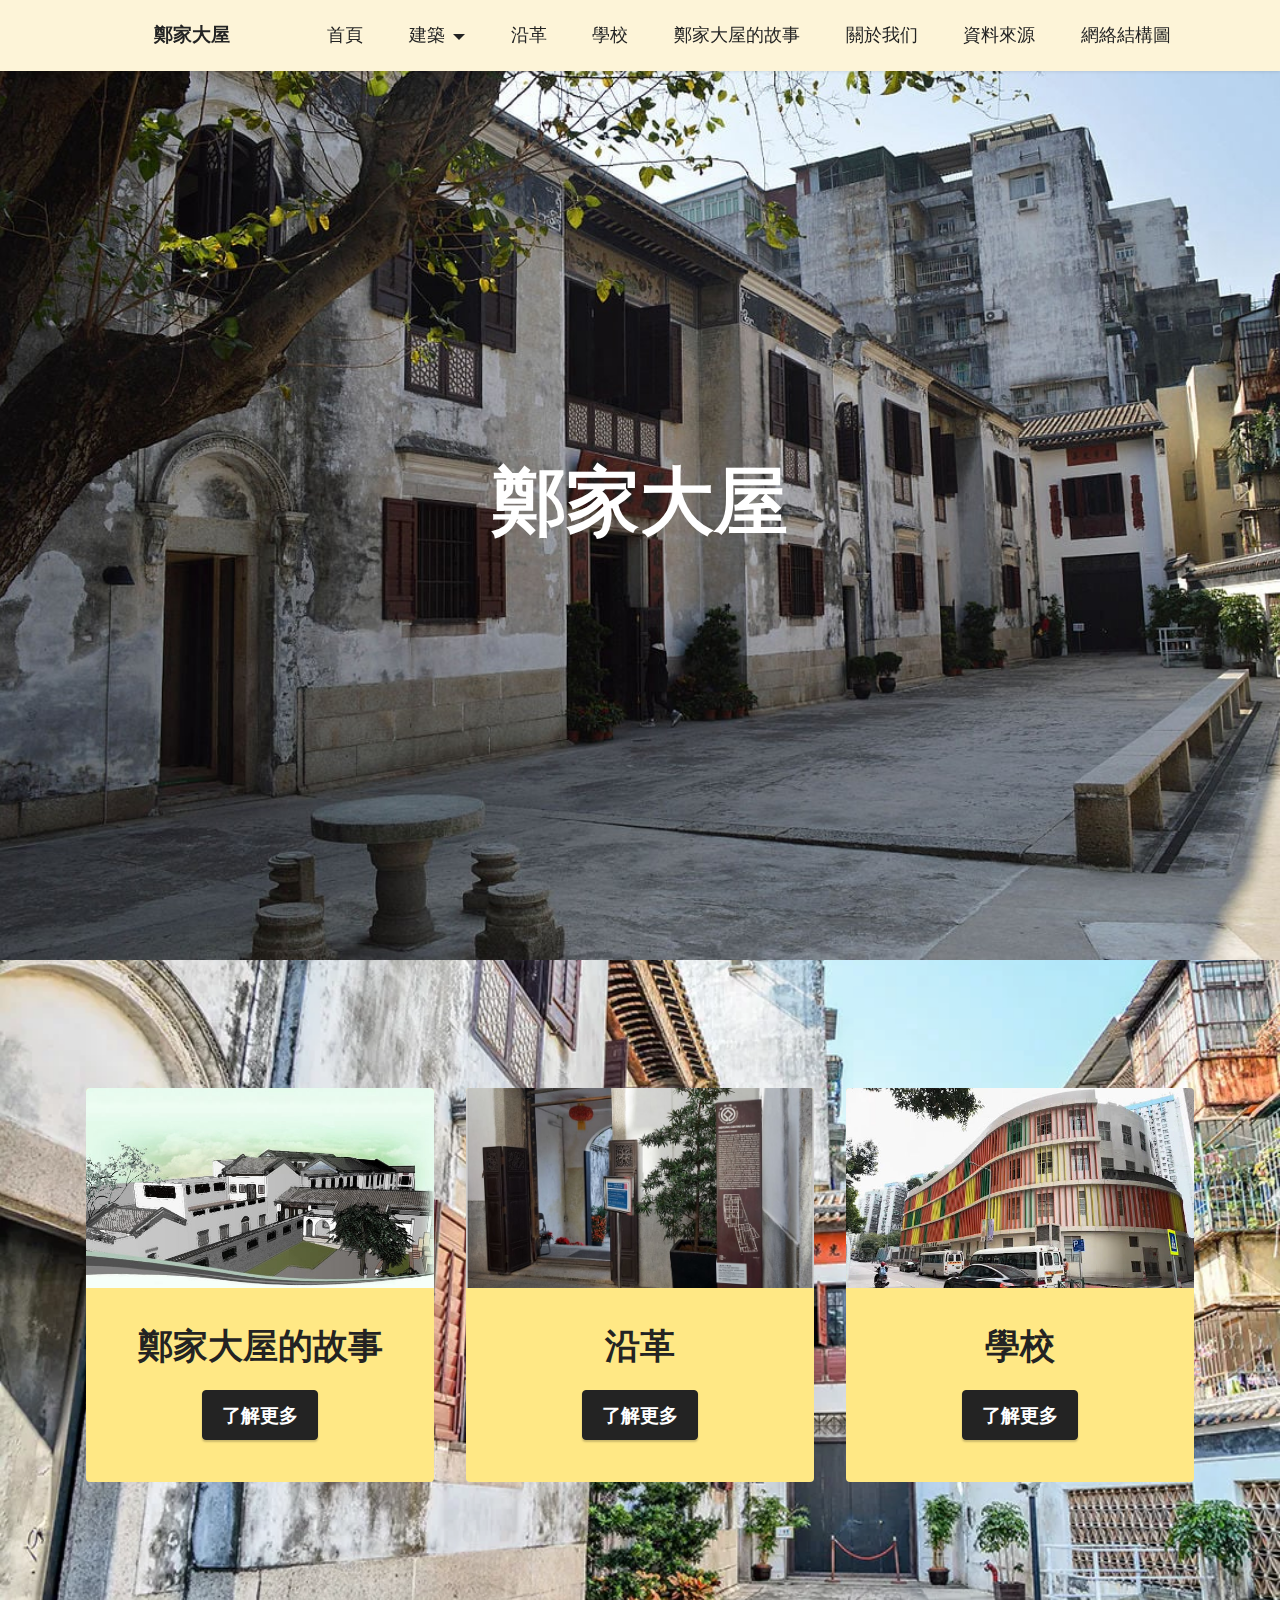
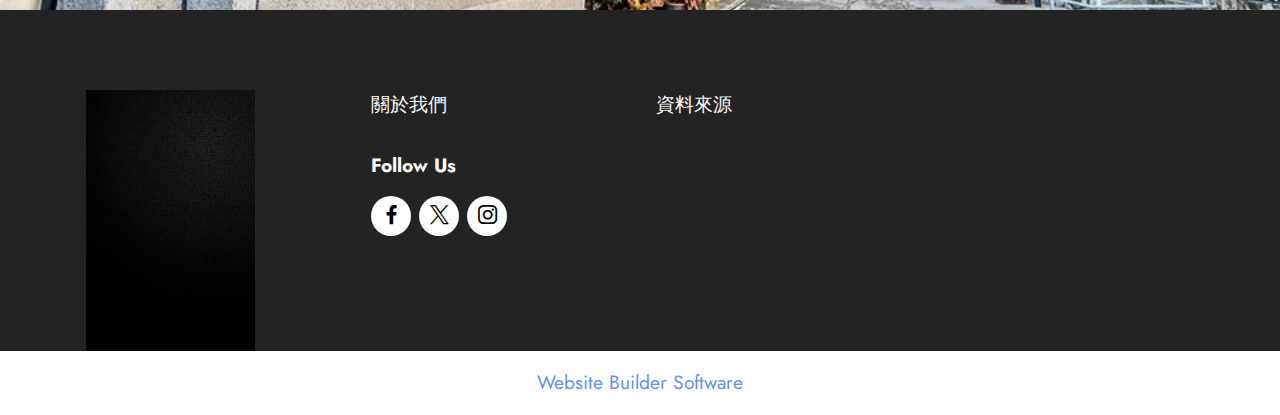
<file: index.html>
<!DOCTYPE html>
<html  >
<head>
  <!-- Site made with Mobirise Website Builder v5.9.18, https://mobirise.com -->
  <meta charset="UTF-8">
  <meta http-equiv="X-UA-Compatible" content="IE=edge">
  <meta name="generator" content="Mobirise v5.9.18, mobirise.com">
  <meta name="viewport" content="width=device-width, initial-scale=1, minimum-scale=1">
  <link rel="shortcut icon" href="assets/images/logo-2.png" type="image/x-icon">
  <meta name="description" content="">
  
  
  <title>Home</title>
  <link rel="stylesheet" href="assets/bootstrap/css/bootstrap.min.css">
  <link rel="stylesheet" href="assets/bootstrap/css/bootstrap-grid.min.css">
  <link rel="stylesheet" href="assets/bootstrap/css/bootstrap-reboot.min.css">
  <link rel="stylesheet" href="assets/dropdown/css/style.css">
  <link rel="stylesheet" href="assets/socicon/css/styles.css">
  <link rel="stylesheet" href="assets/theme/css/style.css">
  <link rel="preload" href="https://fonts.googleapis.com/css?family=Jost:100,200,300,400,500,600,700,800,900,100i,200i,300i,400i,500i,600i,700i,800i,900i&display=swap" as="style" onload="this.onload=null;this.rel='stylesheet'">
  <noscript><link rel="stylesheet" href="https://fonts.googleapis.com/css?family=Jost:100,200,300,400,500,600,700,800,900,100i,200i,300i,400i,500i,600i,700i,800i,900i&display=swap"></noscript>
  <link rel="preload" as="style" href="assets/mobirise/css/mbr-additional.css?v=vlG11s"><link rel="stylesheet" href="assets/mobirise/css/mbr-additional.css?v=vlG11s" type="text/css">

  
  
  
</head>
<body>
  
  <section data-bs-version="5.1" class="menu menu1 cid-udySqlq97q" once="menu" id="menu1-r">
    

    <nav class="navbar navbar-dropdown navbar-fixed-top navbar-expand-lg">
        <div class="container">
            <div class="navbar-brand">
                <span class="navbar-logo">
                    <a href="https://mobiri.se">
                        <img src="assets/images/logo-2.png" alt="Mobirise Website Builder" style="height: 3rem;">
                    </a>
                </span>
                <span class="navbar-caption-wrap"><a class="navbar-caption text-black display-7" href="https://mobiri.se">鄭家大屋</a></span>
            </div>
            <button class="navbar-toggler" type="button" data-toggle="collapse" data-bs-toggle="collapse" data-target="#navbarSupportedContent" data-bs-target="#navbarSupportedContent" aria-controls="navbarNavAltMarkup" aria-expanded="false" aria-label="Toggle navigation">
                <div class="hamburger">
                    <span></span>
                    <span></span>
                    <span></span>
                    <span></span>
                </div>
            </button>
            <div class="collapse navbar-collapse" id="navbarSupportedContent">
                <ul class="navbar-nav nav-dropdown nav-right" data-app-modern-menu="true"><li class="nav-item"><a class="nav-link link text-black text-primary display-4" href="index.html">首頁</a></li><li class="nav-item dropdown"><a class="nav-link link text-black text-primary dropdown-toggle display-4" href="page3.html" data-toggle="dropdown-submenu" data-bs-toggle="dropdown" data-bs-auto-close="outside" aria-expanded="false">建築</a><div class="dropdown-menu" aria-labelledby="dropdown-684"><a class="text-black text-primary dropdown-item display-4" href="page3.html#header11-1">建築風格與結構</a><a class="text-black text-primary dropdown-item display-4" href="page5.html">&nbsp; &nbsp; &nbsp; 風水</a><a class="text-black text-primary show dropdown-item display-4" href="page6.html">&nbsp; &nbsp; 修复工程</a></div></li><li class="nav-item"><a class="nav-link link text-black text-primary display-4" href="page2.html">沿革</a></li>
                    <li class="nav-item"><a class="nav-link link text-black text-primary display-4" href="page1.html">學校</a></li><li class="nav-item"><a class="nav-link link text-black text-primary display-4" href="page7.html">鄭家大屋的故事</a></li><li class="nav-item"><a class="nav-link link text-black text-primary display-4" href="page8.html">關於我们</a></li><li class="nav-item"><a class="nav-link link text-black text-primary display-4" href="page9.html">資料來源</a></li><li class="nav-item"><a class="nav-link link text-black text-primary display-4" href="page10.html">網絡結構圖</a></li></ul>
                
                
            </div>
        </div>
    </nav>
</section>

<section data-bs-version="5.1" class="header6 cid-udySWRsnWc mbr-fullscreen" id="header6-s">

    

    
    

    <div class="align-center container-fluid">
        <div class="row justify-content-center">
            <div class="col-12 col-lg-12">
                <h1 class="mbr-section-title mbr-fonts-style mbr-white mb-3 display-1"><strong>鄭家大屋</strong></h1>
                
                
                
            </div>
        </div>
    </div>
</section>

<section data-bs-version="5.1" class="features4 cid-ubi4JapiCD" id="features4-k">
    
    
    <div class="container">
        <div class="mbr-section-head">
            <h4 class="mbr-section-title mbr-fonts-style align-center mb-0 display-2"></h4>
            <h5 class="mbr-section-subtitle mbr-fonts-style align-center mb-0 mt-2 display-5"></h5>
        </div>
        <div class="row mt-4">
            <div class="item features-image сol-12 col-md-6 col-lg-4">
                <div class="item-wrapper">
                    <div class="item-img">
                        <img src="assets/images/flashimg-700x390.jpg" alt="Mobirise Website Builder" title="">
                    </div>
                    <div class="item-content">
                        <h5 class="item-title mbr-fonts-style display-5"><strong>鄭家大屋的故事</strong></h5>
                        
                        
                    </div>
                    <div class="mbr-section-btn item-footer mt-2"><a href="page7.html" class="btn item-btn btn-black display-7" target="_blank">了解更多</a></div>
                </div>
            </div>
            <div class="item features-image сol-12 col-md-6 col-lg-4">
                <div class="item-wrapper">
                    <div class="item-img">
                        <img src="assets/images/pic-pimg-tw-hogantai-1487085144-2193473338-l-jpg-815x546.jpg" alt="Mobirise Website Builder" title="">
                    </div>
                    <div class="item-content">
                        <h5 class="item-title mbr-fonts-style display-5"><strong>沿革</strong></h5>
                        
                        
                    </div>
                    <div class="mbr-section-btn item-footer mt-2"><a href="page2.html" class="btn item-btn btn-black display-7" target="_blank">了解更多</a></div>
                </div>
            </div>
            <div class="item features-image сol-12 col-md-6 col-lg-4">
                <div class="item-wrapper">
                    <div class="item-img">
                        <img src="assets/images/school-2-680x327.jpg" alt="Mobirise Website Builder" title="">
                    </div>
                    <div class="item-content">
                        <h5 class="item-title mbr-fonts-style display-5"><strong>學校</strong></h5>
                        
                        
                    </div>
                    <div class="mbr-section-btn item-footer mt-2"><a href="page1.html" class="btn item-btn btn-black display-7" target="_blank">了解更多</a></div>
                </div>
            </div>

        </div>
    </div>
</section>

<section data-bs-version="5.1" class="footer4 cid-ufzM4ar51j" once="footers" id="footer4-1s">

    

    
    
    <div class="container">
        <div class="row mbr-white">
            <div class="col-6 col-lg-3">
                <div class="media-wrap col-md-8 col-12">
                    <a href="https://mobiri.se/">
                        <img src="assets/images/9accbd607cd85ec635403ab1d432c0cb-t-198x306.jpg" alt="Mobirise Website Builder">
                    </a>
                </div>
            </div>
            <div class="col-12 col-md-6 col-lg-3">
                <h5 class="mbr-section-subtitle mbr-fonts-style mb-2 display-7"><strong><a href="page8.html" class="text-white text-primary">關於我們</a></strong></h5>
                <p class="mbr-text mbr-fonts-style mb-4 display-4"></p>
                <h5 class="mbr-section-subtitle mbr-fonts-style mb-3 display-7">
                    <strong>Follow Us</strong>
                </h5>
                <div class="social-row display-7">
                    <div class="soc-item">
                        <a href="https://twitter.com/mobirise" target="_blank">
                            <span class="mbr-iconfont socicon socicon-facebook"></span>
                        </a>
                    </div>
                    <div class="soc-item">
                        <a href="https://twitter.com/mobirise" target="_blank">
                            <span class="mbr-iconfont socicon socicon-twitter"></span>
                        </a>
                    </div>
                    <div class="soc-item">
                        <a href="https://twitter.com/mobirise" target="_blank">
                            <span class="mbr-iconfont socicon socicon-instagram"></span>
                        </a>
                    </div>
                    
                </div>
            </div>
            <div class="col-12 col-md-6 col-lg-3">
                <h5 class="mbr-section-subtitle mbr-fonts-style mb-2 display-7"><strong><a href="page9.html" class="text-white text-primary">資料來源</a></strong></h5>
                <ul class="list mbr-fonts-style display-4">
                    <li class="mbr-text item-wrap"><br></li>
                </ul>
            </div>
            <div class="col-12 col-md-6 col-lg-3">
                <h5 class="mbr-section-subtitle mbr-fonts-style mb-2 display-7"></h5>
                <ul class="list mbr-fonts-style display-4">
                    <li class="mbr-text item-wrap"><br></li>
                </ul>
            </div>
            
        </div>
    </div>
</section><section class="display-7" style="padding: 0;align-items: center;justify-content: center;flex-wrap: wrap;    align-content: center;display: flex;position: relative;height: 4rem;"><a href="https://mobiri.se/2888951" style="flex: 1 1;height: 4rem;position: absolute;width: 100%;z-index: 1;"><img alt="" style="height: 4rem;" src="[data-uri]"></a><p style="margin: 0;text-align: center;" class="display-7">&#8204;</p><a style="z-index:1" href="https://mobirise.com"> Website Builder Software</a></section><script src="assets/bootstrap/js/bootstrap.bundle.min.js"></script>  <script src="assets/smoothscroll/smooth-scroll.js"></script>  <script src="assets/ytplayer/index.js"></script>  <script src="assets/dropdown/js/navbar-dropdown.js"></script>  <script src="assets/theme/js/script.js"></script>  
  
  
</body>
</html>
</file>
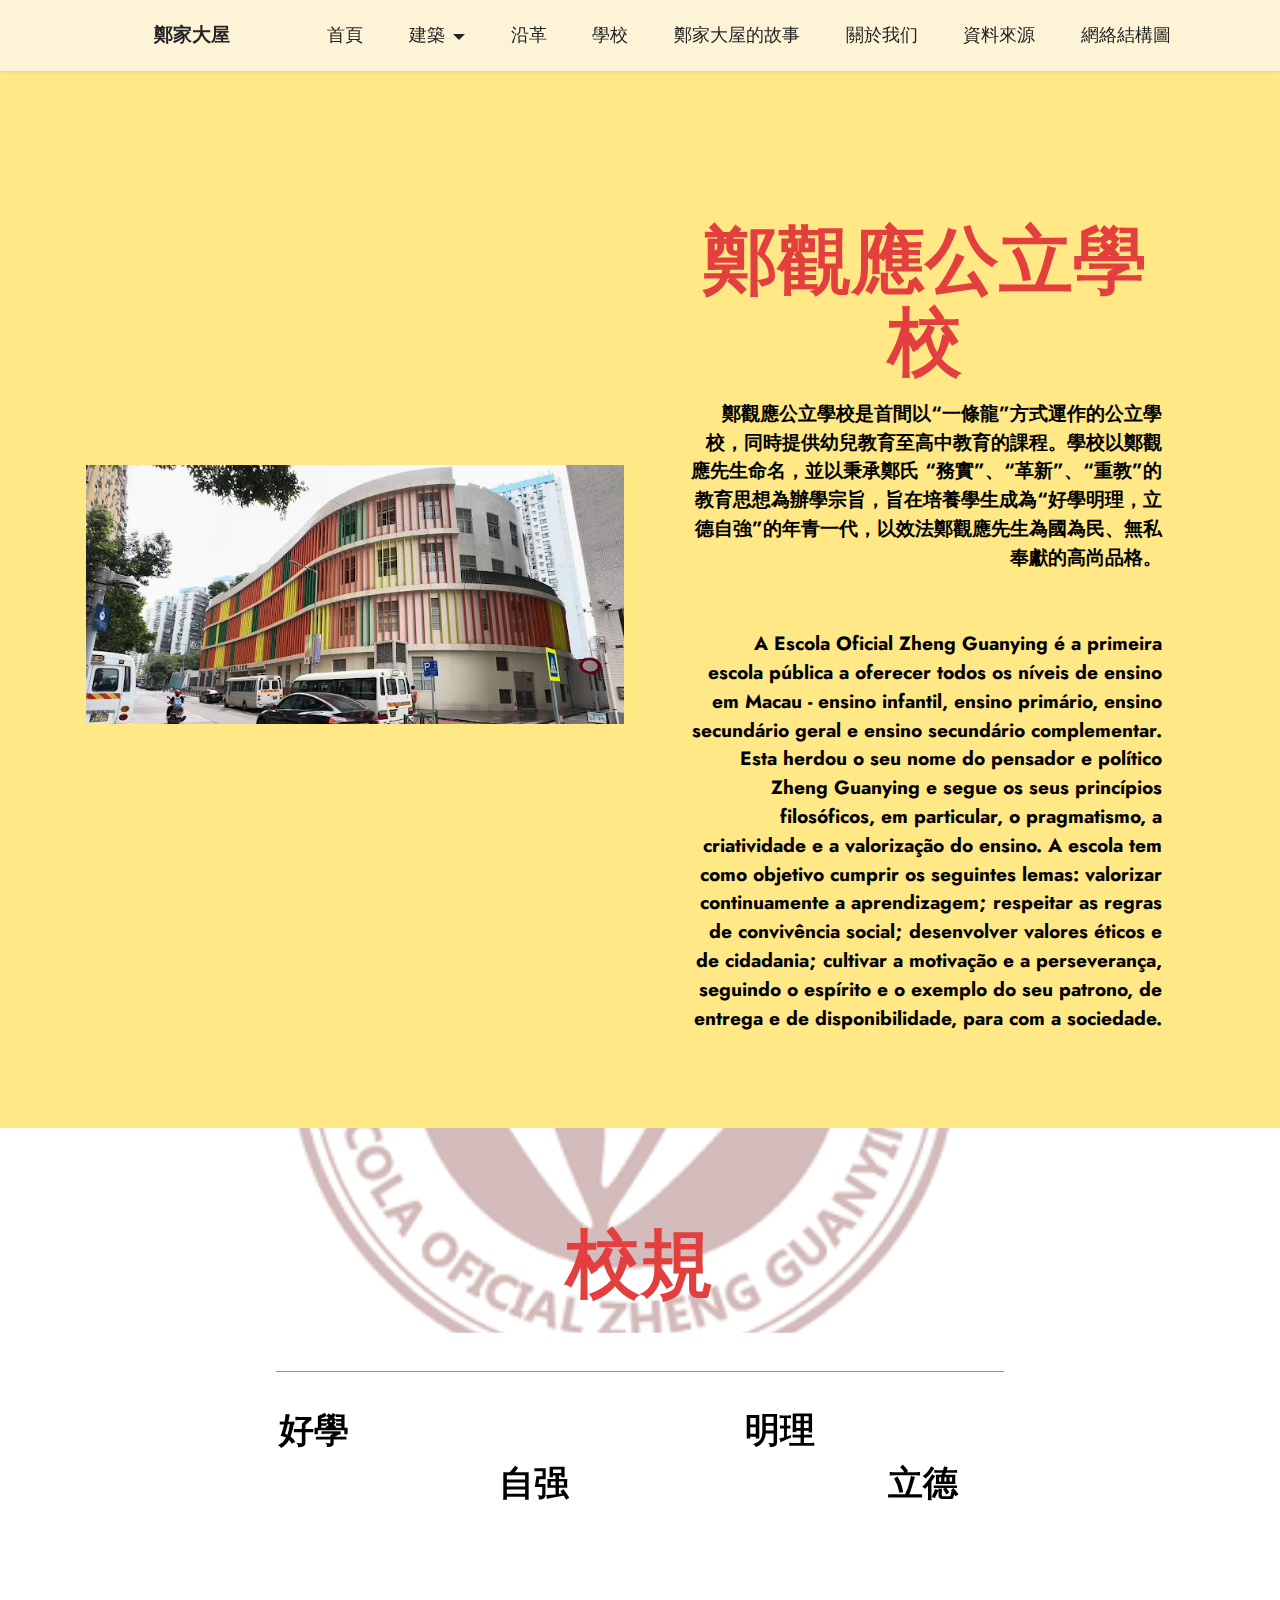
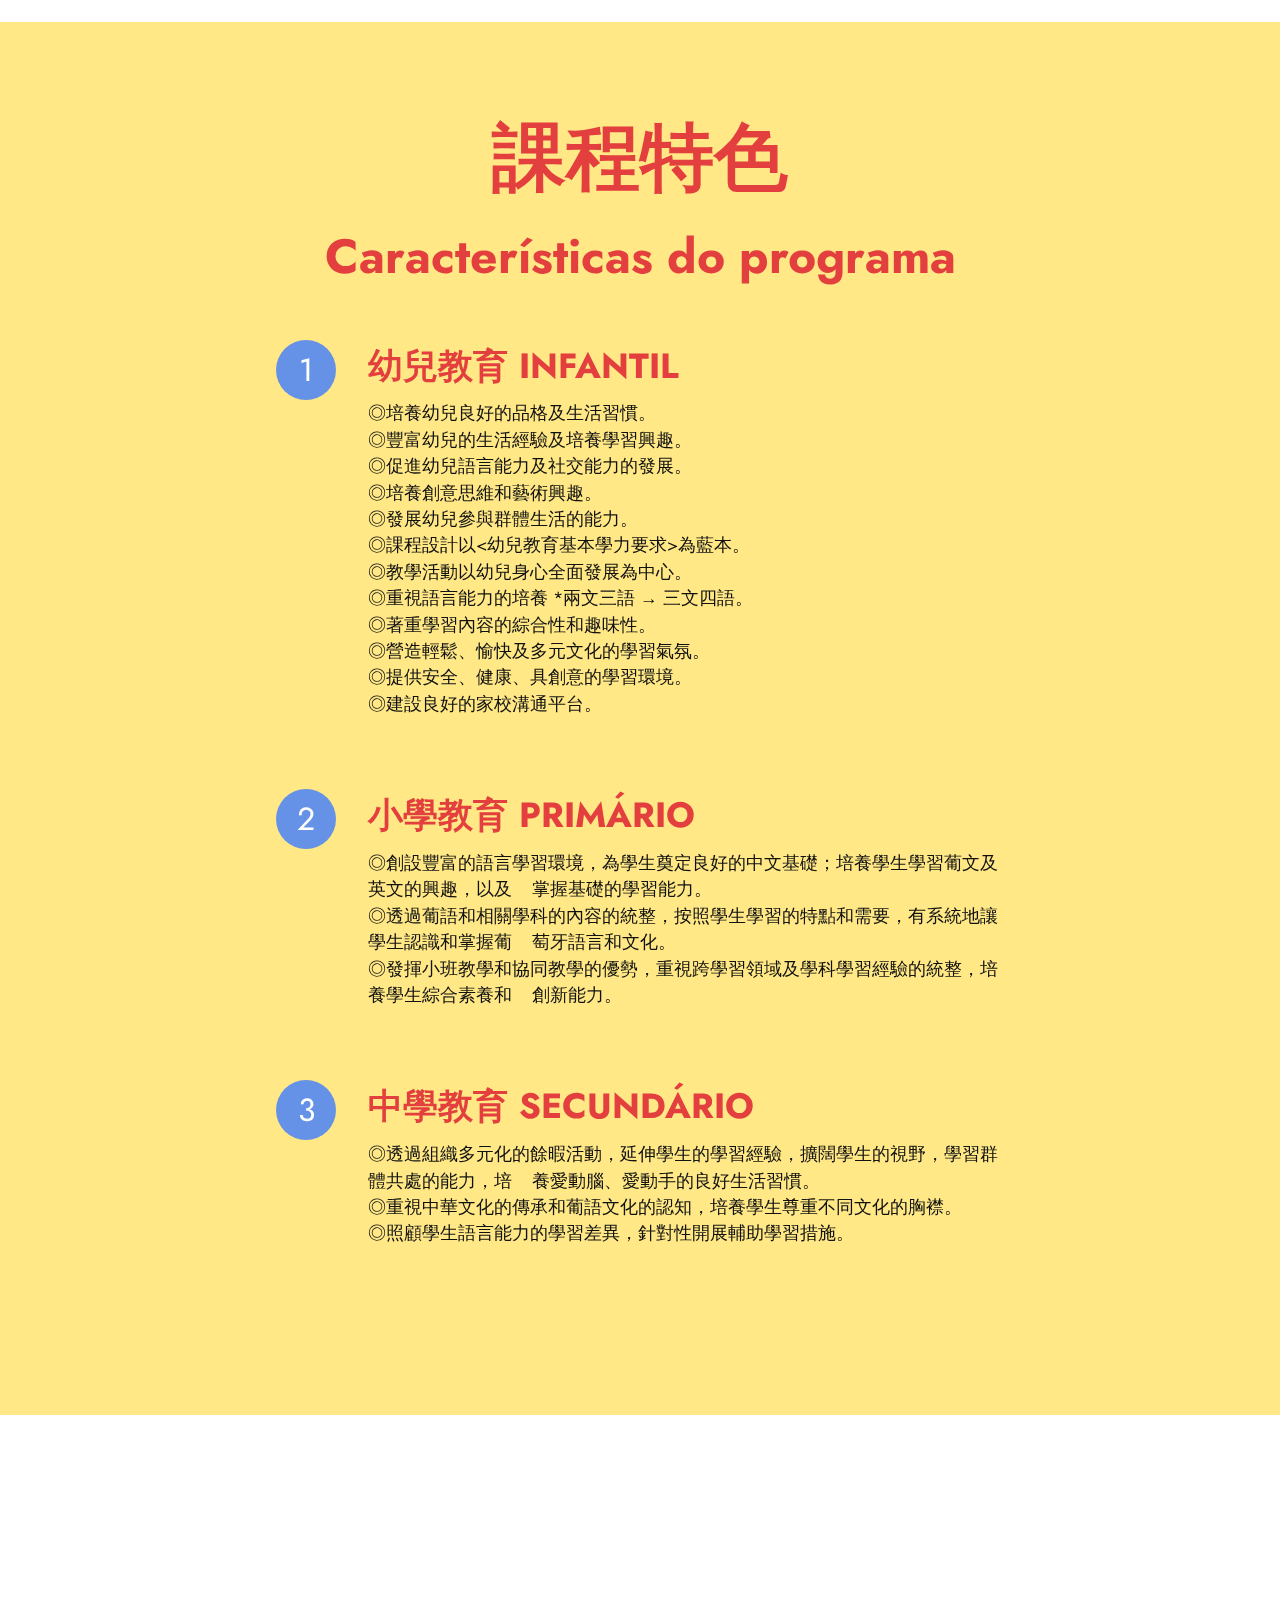
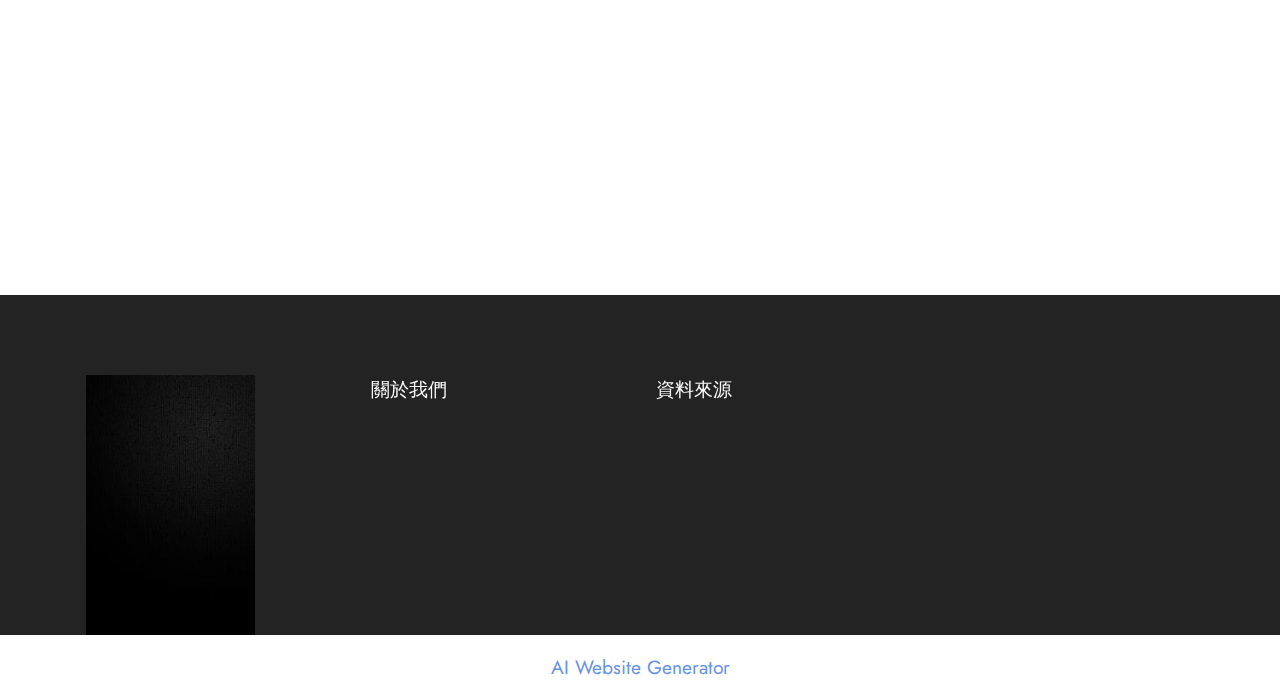
<file: page1.html>
<!DOCTYPE html>
<html  >
<head>
  <!-- Site made with Mobirise Website Builder v5.9.18, https://mobirise.com -->
  <meta charset="UTF-8">
  <meta http-equiv="X-UA-Compatible" content="IE=edge">
  <meta name="generator" content="Mobirise v5.9.18, mobirise.com">
  <meta name="viewport" content="width=device-width, initial-scale=1, minimum-scale=1">
  <link rel="shortcut icon" href="assets/images/logo-2.png" type="image/x-icon">
  <meta name="description" content="">
  
  
  <title>学校</title>
  <link rel="stylesheet" href="assets/web/assets/mobirise-icons2/mobirise2.css">
  <link rel="stylesheet" href="assets/bootstrap/css/bootstrap.min.css">
  <link rel="stylesheet" href="assets/bootstrap/css/bootstrap-grid.min.css">
  <link rel="stylesheet" href="assets/bootstrap/css/bootstrap-reboot.min.css">
  <link rel="stylesheet" href="assets/parallax/jarallax.css">
  <link rel="stylesheet" href="assets/dropdown/css/style.css">
  <link rel="stylesheet" href="assets/socicon/css/styles.css">
  <link rel="stylesheet" href="assets/theme/css/style.css">
  <link rel="preload" href="https://fonts.googleapis.com/css?family=Jost:100,200,300,400,500,600,700,800,900,100i,200i,300i,400i,500i,600i,700i,800i,900i&display=swap" as="style" onload="this.onload=null;this.rel='stylesheet'">
  <noscript><link rel="stylesheet" href="https://fonts.googleapis.com/css?family=Jost:100,200,300,400,500,600,700,800,900,100i,200i,300i,400i,500i,600i,700i,800i,900i&display=swap"></noscript>
  <link rel="preload" as="style" href="assets/mobirise/css/mbr-additional.css?v=gvQRQr"><link rel="stylesheet" href="assets/mobirise/css/mbr-additional.css?v=gvQRQr" type="text/css">

  
  
  
</head>
<body>
  
  <section data-bs-version="5.1" class="menu menu1 cid-udySqlq97q" once="menu" id="menu1-r">
    

    <nav class="navbar navbar-dropdown navbar-fixed-top navbar-expand-lg">
        <div class="container">
            <div class="navbar-brand">
                <span class="navbar-logo">
                    <a href="https://mobiri.se">
                        <img src="assets/images/logo-2.png" alt="Mobirise Website Builder" style="height: 3rem;">
                    </a>
                </span>
                <span class="navbar-caption-wrap"><a class="navbar-caption text-black display-7" href="https://mobiri.se">鄭家大屋</a></span>
            </div>
            <button class="navbar-toggler" type="button" data-toggle="collapse" data-bs-toggle="collapse" data-target="#navbarSupportedContent" data-bs-target="#navbarSupportedContent" aria-controls="navbarNavAltMarkup" aria-expanded="false" aria-label="Toggle navigation">
                <div class="hamburger">
                    <span></span>
                    <span></span>
                    <span></span>
                    <span></span>
                </div>
            </button>
            <div class="collapse navbar-collapse" id="navbarSupportedContent">
                <ul class="navbar-nav nav-dropdown nav-right" data-app-modern-menu="true"><li class="nav-item"><a class="nav-link link text-black text-primary display-4" href="index.html">首頁</a></li><li class="nav-item dropdown"><a class="nav-link link text-black text-primary dropdown-toggle display-4" href="page3.html" data-toggle="dropdown-submenu" data-bs-toggle="dropdown" data-bs-auto-close="outside" aria-expanded="false">建築</a><div class="dropdown-menu" aria-labelledby="dropdown-684"><a class="text-black text-primary dropdown-item display-4" href="page3.html#header11-1">建築風格與結構</a><a class="text-black text-primary dropdown-item display-4" href="page5.html">&nbsp; &nbsp; &nbsp; 風水</a><a class="text-black text-primary show dropdown-item display-4" href="page6.html">&nbsp; &nbsp; 修复工程</a></div></li><li class="nav-item"><a class="nav-link link text-black text-primary display-4" href="page2.html">沿革</a></li>
                    <li class="nav-item"><a class="nav-link link text-black text-primary display-4" href="page1.html">學校</a></li><li class="nav-item"><a class="nav-link link text-black text-primary display-4" href="page7.html">鄭家大屋的故事</a></li><li class="nav-item"><a class="nav-link link text-black text-primary display-4" href="page8.html">關於我们</a></li><li class="nav-item"><a class="nav-link link text-black text-primary display-4" href="page9.html">資料來源</a></li><li class="nav-item"><a class="nav-link link text-black text-primary display-4" href="page10.html">網絡結構圖</a></li></ul>
                
                
            </div>
        </div>
    </nav>
</section>

<section data-bs-version="5.1" class="header11 cid-sFF0SGinka" id="header11-1">

    

    

    <div class="container">
        <div class="row justify-content-center">
            <div class="col-12 col-md-6 image-wrapper">
                <img class="w-100" src="assets/images/school-2-680x327.jpg" alt="Mobirise Website Builder">
            </div>
            <div class="col-12 col-md">
                <div class="text-wrapper text-center">
                    <h1 class="mbr-section-title mbr-fonts-style mb-3 display-1">
                        <strong>
</strong><div><strong><br></strong></div><div><strong>鄭觀應公立學校</strong></div></h1>
                    <p class="mbr-text mbr-fonts-style display-7"><strong>鄭觀應公立學校是首間以“一條龍”方式運作的公立學校，同時提供幼兒教育至高中教育的課程。學校以鄭觀應先生命名，並以秉承鄭氏 “務實”、“革新”、“重教”的教育思想為辦學宗旨，旨在培養學生成為“好學明理，立德自強”的年青一代，以效法鄭觀應先生為國為民、無私奉獻的高尚品格。</strong><br><br><br>&nbsp;<strong>A Escola Oficial Zheng Guanying é a primeira escola pública a oferecer todos os níveis de ensino em Macau - ensino infantil, ensino primário, ensino secundário geral e ensino secundário complementar. Esta herdou o seu nome do pensador e político Zheng Guanying e segue os seus princípios filosóficos, em particular, o pragmatismo, a criatividade e a valorização do ensino. A escola tem como objetivo cumprir os seguintes lemas: valorizar continuamente a aprendizagem; respeitar as regras de convivência social; desenvolver valores éticos e de cidadania; cultivar a motivação e a perseverança, seguindo o espírito e o exemplo do seu patrono, de entrega e de disponibilidade, para com a sociedade.<br></strong></p>
                    
                </div>
            </div>
        </div>
    </div>
</section>

<section data-bs-version="5.1" class="tabs content18 cid-ufEYklwb3v mbr-parallax-background" id="tabs1-1v">

    

    
    <div class="mbr-overlay" style="opacity: 0.7; background-color: rgb(255, 255, 255);">
    </div>
    <div class="container">
        <div class="row justify-content-center">
            <div class="col-12 col-md-8">
                <h3 class="mbr-section-title mb-0 mbr-fonts-style display-1"><strong>校規</strong></h3>
                
            </div>
        </div>
        <div class="row justify-content-center mt-4">
            <div class="col-12 col-md-8">
                <ul class="nav nav-tabs mb-4" role="tablist">
                    <li class="nav-item first mbr-fonts-style"><a class="nav-link mbr-fonts-style show active display-7" role="tab" data-toggle="tab" data-bs-toggle="tab" href="#tabs1-1v_tab0" aria-selected="true"></a></li>
                    
                    
                    
                    
                    
                </ul>
                <div class="tab-content">
                    <div id="tab1" class="tab-pane in active" role="tabpanel">
                        <div class="row">
                            <div class="col-md-12">
                                <p class="mbr-text mbr-fonts-style display-5"><strong>好學&nbsp; &nbsp; &nbsp; &nbsp; &nbsp;</strong> &nbsp; &nbsp; &nbsp; &nbsp; &nbsp; &nbsp; <strong>&nbsp; &nbsp; &nbsp; &nbsp; &nbsp; &nbsp; &nbsp; 明理</strong>&nbsp; &nbsp; &nbsp; &nbsp; &nbsp; &nbsp; &nbsp; &nbsp; &nbsp; <strong>&nbsp; &nbsp; &nbsp; &nbsp; &nbsp; &nbsp; &nbsp; &nbsp; 自强</strong>&nbsp; &nbsp; &nbsp; &nbsp; &nbsp;<strong> &nbsp; &nbsp; &nbsp; &nbsp; &nbsp; &nbsp; &nbsp; &nbsp; &nbsp; &nbsp;立德</strong></p>
                            </div>
                        </div>
                    </div>
                    
                    
                    
                    
                    
                </div>
            </div>
        </div>
    </div>
</section>

<section data-bs-version="5.1" class="features19 cid-ufEVNo29z4" id="features20-1u">

    

    
    
    <div class="container">
        <div class="row justify-content-center">
            <div class="col-md-12 col-lg-9">
                <div class="card-wrapper pb-4">
                    <div class="card-box align-center">
                        <h4 class="card-title mbr-fonts-style mb-4 display-1"><strong>課程特色</strong></h4>
                        <p class="mbr-text mbr-fonts-style mb-4 display-2"><strong>Características do programa</strong></p>
                        
                    </div>
                </div>
            </div>
            <div class="col-12 col-md-8">
                <div class="item mbr-flex">
                    <div class="icon-box">
                        <span class="step-number mbr-fonts-style display-5">1</span>
                    </div>
                    <div class="text-box">
                        <h4 class="icon-title card-title mbr-black mbr-fonts-style display-5"><strong>幼兒教育  INFANTIL</strong></h4>
                        <h5 class="icon-text mbr-black mbr-fonts-style display-4">◎培養幼兒良好的品格及生活習慣。
<div>◎豐富幼兒的生活經驗及培養學習興趣。
</div><div>◎促進幼兒語言能力及社交能力的發展。
</div><div>◎培養創意思維和藝術興趣。
</div><div>◎發展幼兒參與群體生活的能力。
</div><div>◎課程設計以&lt;幼兒教育基本學力要求&gt;為藍本。
</div><div>◎教學活動以幼兒身心全面發展為中心。
</div><div>◎重視語言能力的培養 *兩文三語 → 三文四語。
</div><div>◎著重學習內容的綜合性和趣味性。
</div><div>◎營造輕鬆、愉快及多元文化的學習氣氛。
</div><div>◎提供安全、健康、具創意的學習環境。
</div><div>◎建設良好的家校溝通平台。</div></h5>
                    </div>
                </div>
                <div class="item mbr-flex">
                    <div class="icon-box">
                        <span class="step-number mbr-fonts-style display-5">2</span>
                    </div>
                    <div class="text-box">
                        <h4 class="icon-title card-title mbr-black mbr-fonts-style display-5"><strong>小學教育 PRIMÁRIO&nbsp;</strong></h4>
                        <h5 class="icon-text mbr-black mbr-fonts-style display-4">◎創設豐富的語言學習環境，為學生奠定良好的中文基礎；培養學生學習葡文及英文的興趣，以及&nbsp; &nbsp; 掌握基礎的學習能力。
<div>◎透過葡語和相關學科的內容的統整，按照學生學習的特點和需要，有系統地讓學生認識和掌握葡&nbsp; &nbsp; 萄牙語言和文化。
</div><div>◎發揮小班教學和協同教學的優勢，重視跨學習領域及學科學習經驗的統整，培養學生綜合素養和&nbsp; &nbsp; 創新能力。</div></h5>
                    </div>
                </div>
                <div class="item mbr-flex last">
                    <div class="icon-box">
                        <span class="step-number mbr-fonts-style display-5">3</span>
                    </div>
                    <div class="text-box">
                        <h4 class="icon-title card-title mbr-black mbr-fonts-style display-5"><strong>中學教育 SECUNDÁRIO</strong></h4>
                        <h5 class="icon-text mbr-black mbr-fonts-style display-4">◎透過組織多元化的餘暇活動，延伸學生的學習經驗，擴闊學生的視野，學習群體共處的能力，培&nbsp; &nbsp; 養愛動腦、愛動手的良好生活習慣。
<div>◎重視中華文化的傳承和葡語文化的認知，培養學生尊重不同文化的胸襟。
</div><div>◎照顧學生語言能力的學習差異，針對性開展輔助學習措施。</div></h5>
                    </div>
                </div>
                
                
                
                
                
                
                
            </div>
        </div>
    </div>
</section>

<section data-bs-version="5.1" class="map2 cid-ubib38okOI" id="map2-l">
    

    
    
    <div>
        
        <div class="google-map"><iframe frameborder="0" style="border:0" src="https://www.google.com/maps/embed/v1/place?key=AIzaSyB7QWkvlxV39ZsyKvhZRjPGVqlJFvxxNkw&amp;q=鄭觀應公立學校" allowfullscreen=""></iframe></div>
    </div>
</section>

<section data-bs-version="5.1" class="footer4 cid-uerzCeBufe" once="footers" id="footer4-16">

    

    
    
    <div class="container">
        <div class="row mbr-white">
            <div class="col-6 col-lg-3">
                <div class="media-wrap col-md-8 col-12">
                    <a href="https://mobiri.se/">
                        <img src="assets/images/9accbd607cd85ec635403ab1d432c0cb-t-198x306.jpg" alt="Mobirise Website Builder">
                    </a>
                </div>
            </div>
            <div class="col-12 col-md-6 col-lg-3">
                <h5 class="mbr-section-subtitle mbr-fonts-style mb-2 display-7"><strong><a href="page8.html" class="text-white text-primary">關於我們</a></strong></h5>
                <p class="mbr-text mbr-fonts-style mb-4 display-4"></p>
                
                
            </div>
            <div class="col-12 col-md-6 col-lg-3">
                <h5 class="mbr-section-subtitle mbr-fonts-style mb-2 display-7"><strong><a href="page9.html" class="text-white text-primary">資料來源</a></strong></h5>
                <ul class="list mbr-fonts-style display-4">
                    <li class="mbr-text item-wrap"><br></li>
                </ul>
            </div>
            <div class="col-12 col-md-6 col-lg-3">
                <h5 class="mbr-section-subtitle mbr-fonts-style mb-2 display-7"></h5>
                <ul class="list mbr-fonts-style display-4">
                    <li class="mbr-text item-wrap"><br></li>
                </ul>
            </div>
            
        </div>
    </div>
</section><section class="display-7" style="padding: 0;align-items: center;justify-content: center;flex-wrap: wrap;    align-content: center;display: flex;position: relative;height: 4rem;"><a href="https://mobiri.se/2888951" style="flex: 1 1;height: 4rem;position: absolute;width: 100%;z-index: 1;"><img alt="" style="height: 4rem;" src="[data-uri]"></a><p style="margin: 0;text-align: center;" class="display-7">&#8204;</p><a style="z-index:1" href="https://mobirise.com/builder/ai-website-generator.html">AI Website Generator</a></section><script src="assets/bootstrap/js/bootstrap.bundle.min.js"></script>  <script src="assets/parallax/jarallax.js"></script>  <script src="assets/smoothscroll/smooth-scroll.js"></script>  <script src="assets/ytplayer/index.js"></script>  <script src="assets/dropdown/js/navbar-dropdown.js"></script>  <script src="assets/mbr-tabs/mbr-tabs.js"></script>  <script src="assets/theme/js/script.js"></script>  
  
  
</body>
</html>
</file>
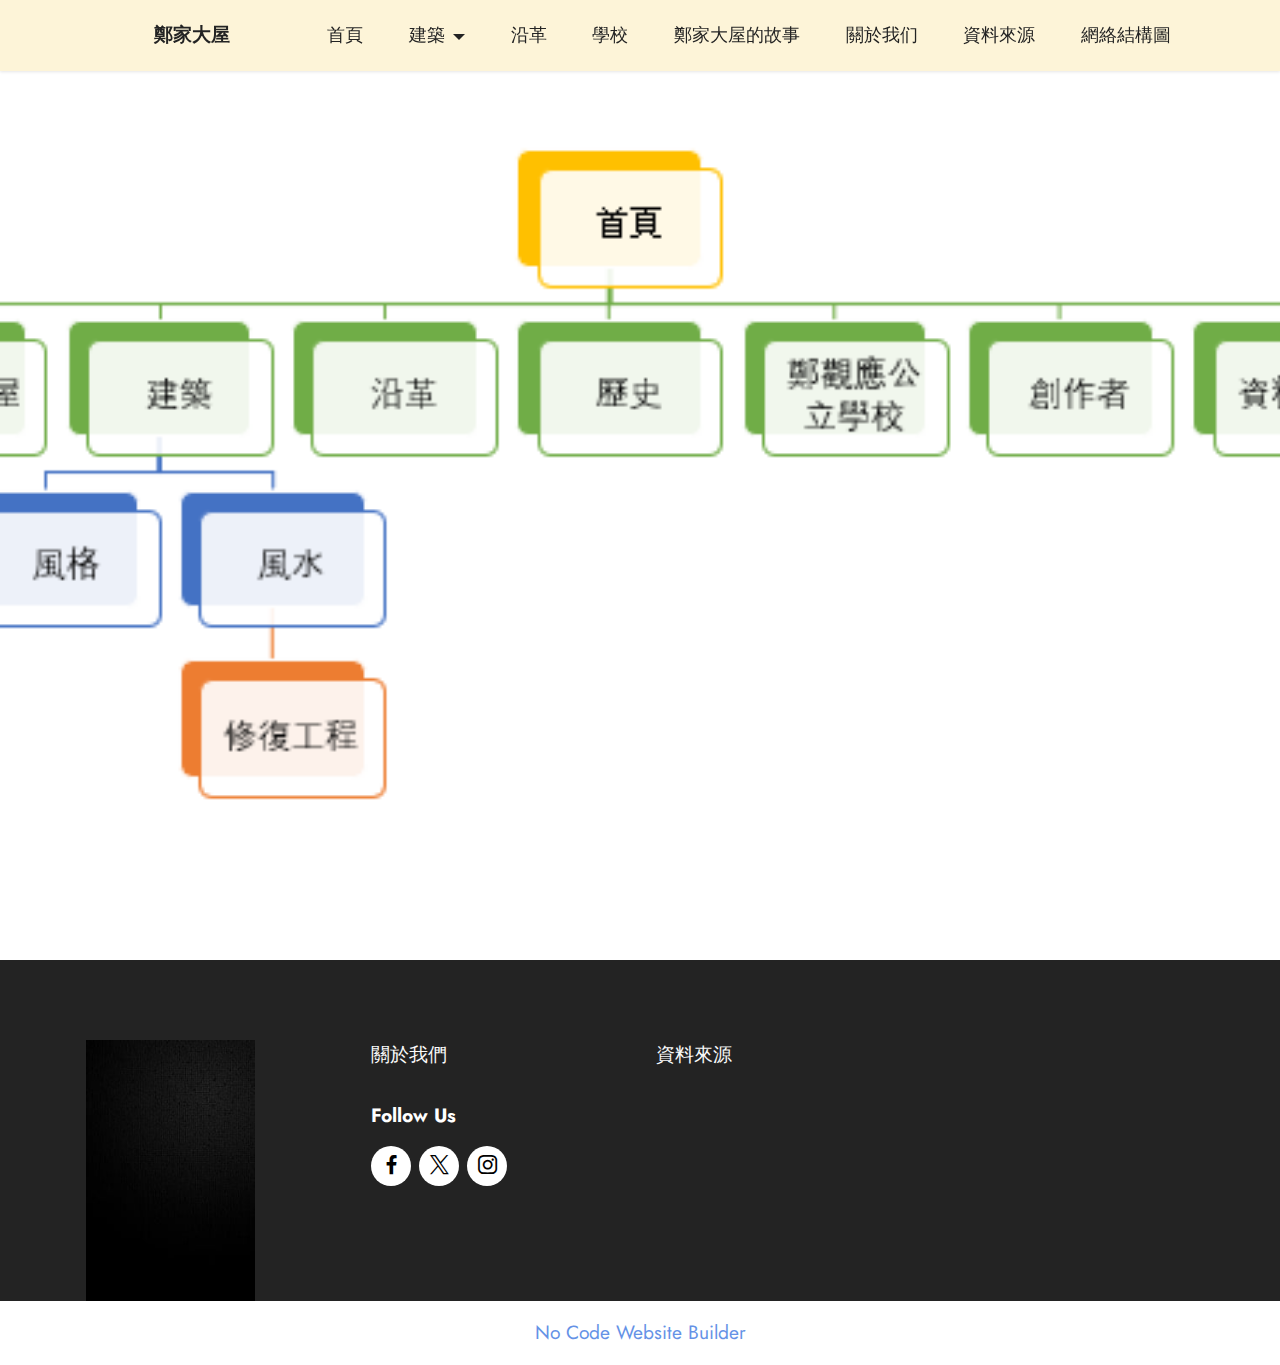
<file: page10.html>
<!DOCTYPE html>
<html  >
<head>
  <!-- Site made with Mobirise Website Builder v5.9.18, https://mobirise.com -->
  <meta charset="UTF-8">
  <meta http-equiv="X-UA-Compatible" content="IE=edge">
  <meta name="generator" content="Mobirise v5.9.18, mobirise.com">
  <meta name="viewport" content="width=device-width, initial-scale=1, minimum-scale=1">
  <link rel="shortcut icon" href="assets/images/logo-2.png" type="image/x-icon">
  <meta name="description" content="">
  
  
  <title>網絡結構圖</title>
  <link rel="stylesheet" href="assets/bootstrap/css/bootstrap.min.css">
  <link rel="stylesheet" href="assets/bootstrap/css/bootstrap-grid.min.css">
  <link rel="stylesheet" href="assets/bootstrap/css/bootstrap-reboot.min.css">
  <link rel="stylesheet" href="assets/parallax/jarallax.css">
  <link rel="stylesheet" href="assets/dropdown/css/style.css">
  <link rel="stylesheet" href="assets/socicon/css/styles.css">
  <link rel="stylesheet" href="assets/theme/css/style.css">
  <link rel="preload" href="https://fonts.googleapis.com/css?family=Jost:100,200,300,400,500,600,700,800,900,100i,200i,300i,400i,500i,600i,700i,800i,900i&display=swap" as="style" onload="this.onload=null;this.rel='stylesheet'">
  <noscript><link rel="stylesheet" href="https://fonts.googleapis.com/css?family=Jost:100,200,300,400,500,600,700,800,900,100i,200i,300i,400i,500i,600i,700i,800i,900i&display=swap"></noscript>
  <link rel="preload" as="style" href="assets/mobirise/css/mbr-additional.css?v=3GKL1t"><link rel="stylesheet" href="assets/mobirise/css/mbr-additional.css?v=3GKL1t" type="text/css">

  
  
  
</head>
<body>
  
  <section data-bs-version="5.1" class="menu menu1 cid-udySqlq97q" once="menu" id="menu1-1x">
    

    <nav class="navbar navbar-dropdown navbar-fixed-top navbar-expand-lg">
        <div class="container">
            <div class="navbar-brand">
                <span class="navbar-logo">
                    <a href="https://mobiri.se">
                        <img src="assets/images/logo-2.png" alt="Mobirise Website Builder" style="height: 3rem;">
                    </a>
                </span>
                <span class="navbar-caption-wrap"><a class="navbar-caption text-black display-7" href="https://mobiri.se">鄭家大屋</a></span>
            </div>
            <button class="navbar-toggler" type="button" data-toggle="collapse" data-bs-toggle="collapse" data-target="#navbarSupportedContent" data-bs-target="#navbarSupportedContent" aria-controls="navbarNavAltMarkup" aria-expanded="false" aria-label="Toggle navigation">
                <div class="hamburger">
                    <span></span>
                    <span></span>
                    <span></span>
                    <span></span>
                </div>
            </button>
            <div class="collapse navbar-collapse" id="navbarSupportedContent">
                <ul class="navbar-nav nav-dropdown nav-right" data-app-modern-menu="true"><li class="nav-item"><a class="nav-link link text-black text-primary display-4" href="index.html">首頁</a></li><li class="nav-item dropdown"><a class="nav-link link text-black text-primary dropdown-toggle display-4" href="page3.html" data-toggle="dropdown-submenu" data-bs-toggle="dropdown" data-bs-auto-close="outside" aria-expanded="false">建築</a><div class="dropdown-menu" aria-labelledby="dropdown-684"><a class="text-black text-primary dropdown-item display-4" href="page3.html#header11-1">建築風格與結構</a><a class="text-black text-primary dropdown-item display-4" href="page5.html">&nbsp; &nbsp; &nbsp; 風水</a><a class="text-black text-primary show dropdown-item display-4" href="page6.html">&nbsp; &nbsp; 修复工程</a></div></li><li class="nav-item"><a class="nav-link link text-black text-primary display-4" href="page2.html">沿革</a></li>
                    <li class="nav-item"><a class="nav-link link text-black text-primary display-4" href="page1.html">學校</a></li><li class="nav-item"><a class="nav-link link text-black text-primary display-4" href="page7.html">鄭家大屋的故事</a></li><li class="nav-item"><a class="nav-link link text-black text-primary display-4" href="page8.html">關於我们</a></li><li class="nav-item"><a class="nav-link link text-black text-primary display-4" href="page9.html">資料來源</a></li><li class="nav-item"><a class="nav-link link text-black text-primary display-4" href="page10.html">網絡結構圖</a></li></ul>
                
                
            </div>
        </div>
    </nav>
</section>

<section data-bs-version="5.1" class="header8 cid-ufF9MF2UWH mbr-fullscreen mbr-parallax-background" id="header8-23">
    

    
    <div class="mbr-overlay" style="opacity: 0; background-color: rgb(255, 255, 255);"></div>
    
    <div class="container">
        <div class="row justify-content-center">
            <div class="col-12">
                
                
            </div>
        </div>
    </div>
</section>

<section data-bs-version="5.1" class="footer4 cid-uerzCeBufe" once="footers" id="footer4-1y">

    

    
    
    <div class="container">
        <div class="row mbr-white">
            <div class="col-6 col-lg-3">
                <div class="media-wrap col-md-8 col-12">
                    <a href="https://mobiri.se/">
                        <img src="assets/images/9accbd607cd85ec635403ab1d432c0cb-t-198x306.jpg" alt="Mobirise Website Builder">
                    </a>
                </div>
            </div>
            <div class="col-12 col-md-6 col-lg-3">
                <h5 class="mbr-section-subtitle mbr-fonts-style mb-2 display-7"><strong><a href="page8.html" class="text-white text-primary">關於我們</a></strong></h5>
                <p class="mbr-text mbr-fonts-style mb-4 display-4"></p>
                <h5 class="mbr-section-subtitle mbr-fonts-style mb-3 display-7">
                    <strong>Follow Us</strong>
                </h5>
                <div class="social-row display-7">
                    <div class="soc-item">
                        <a href="https://twitter.com/mobirise" target="_blank">
                            <span class="mbr-iconfont socicon socicon-facebook"></span>
                        </a>
                    </div>
                    <div class="soc-item">
                        <a href="https://twitter.com/mobirise" target="_blank">
                            <span class="mbr-iconfont socicon socicon-twitter"></span>
                        </a>
                    </div>
                    <div class="soc-item">
                        <a href="https://twitter.com/mobirise" target="_blank">
                            <span class="mbr-iconfont socicon socicon-instagram"></span>
                        </a>
                    </div>
                    
                </div>
            </div>
            <div class="col-12 col-md-6 col-lg-3">
                <h5 class="mbr-section-subtitle mbr-fonts-style mb-2 display-7"><strong><a href="page9.html" class="text-white text-primary">資料來源</a></strong></h5>
                <ul class="list mbr-fonts-style display-4">
                    <li class="mbr-text item-wrap"><br></li>
                </ul>
            </div>
            <div class="col-12 col-md-6 col-lg-3">
                <h5 class="mbr-section-subtitle mbr-fonts-style mb-2 display-7"></h5>
                <ul class="list mbr-fonts-style display-4">
                    <li class="mbr-text item-wrap"><br></li>
                </ul>
            </div>
            
        </div>
    </div>
</section><section class="display-7" style="padding: 0;align-items: center;justify-content: center;flex-wrap: wrap;    align-content: center;display: flex;position: relative;height: 4rem;"><a href="https://mobiri.se/2888951" style="flex: 1 1;height: 4rem;position: absolute;width: 100%;z-index: 1;"><img alt="" style="height: 4rem;" src="[data-uri]"></a><p style="margin: 0;text-align: center;" class="display-7">&#8204;</p><a style="z-index:1" href="https://mobirise.com/builder/no-code-website-builder.html">No Code Website Builder</a></section><script src="assets/bootstrap/js/bootstrap.bundle.min.js"></script>  <script src="assets/parallax/jarallax.js"></script>  <script src="assets/smoothscroll/smooth-scroll.js"></script>  <script src="assets/ytplayer/index.js"></script>  <script src="assets/dropdown/js/navbar-dropdown.js"></script>  <script src="assets/theme/js/script.js"></script>  
  
  
</body>
</html>
</file>
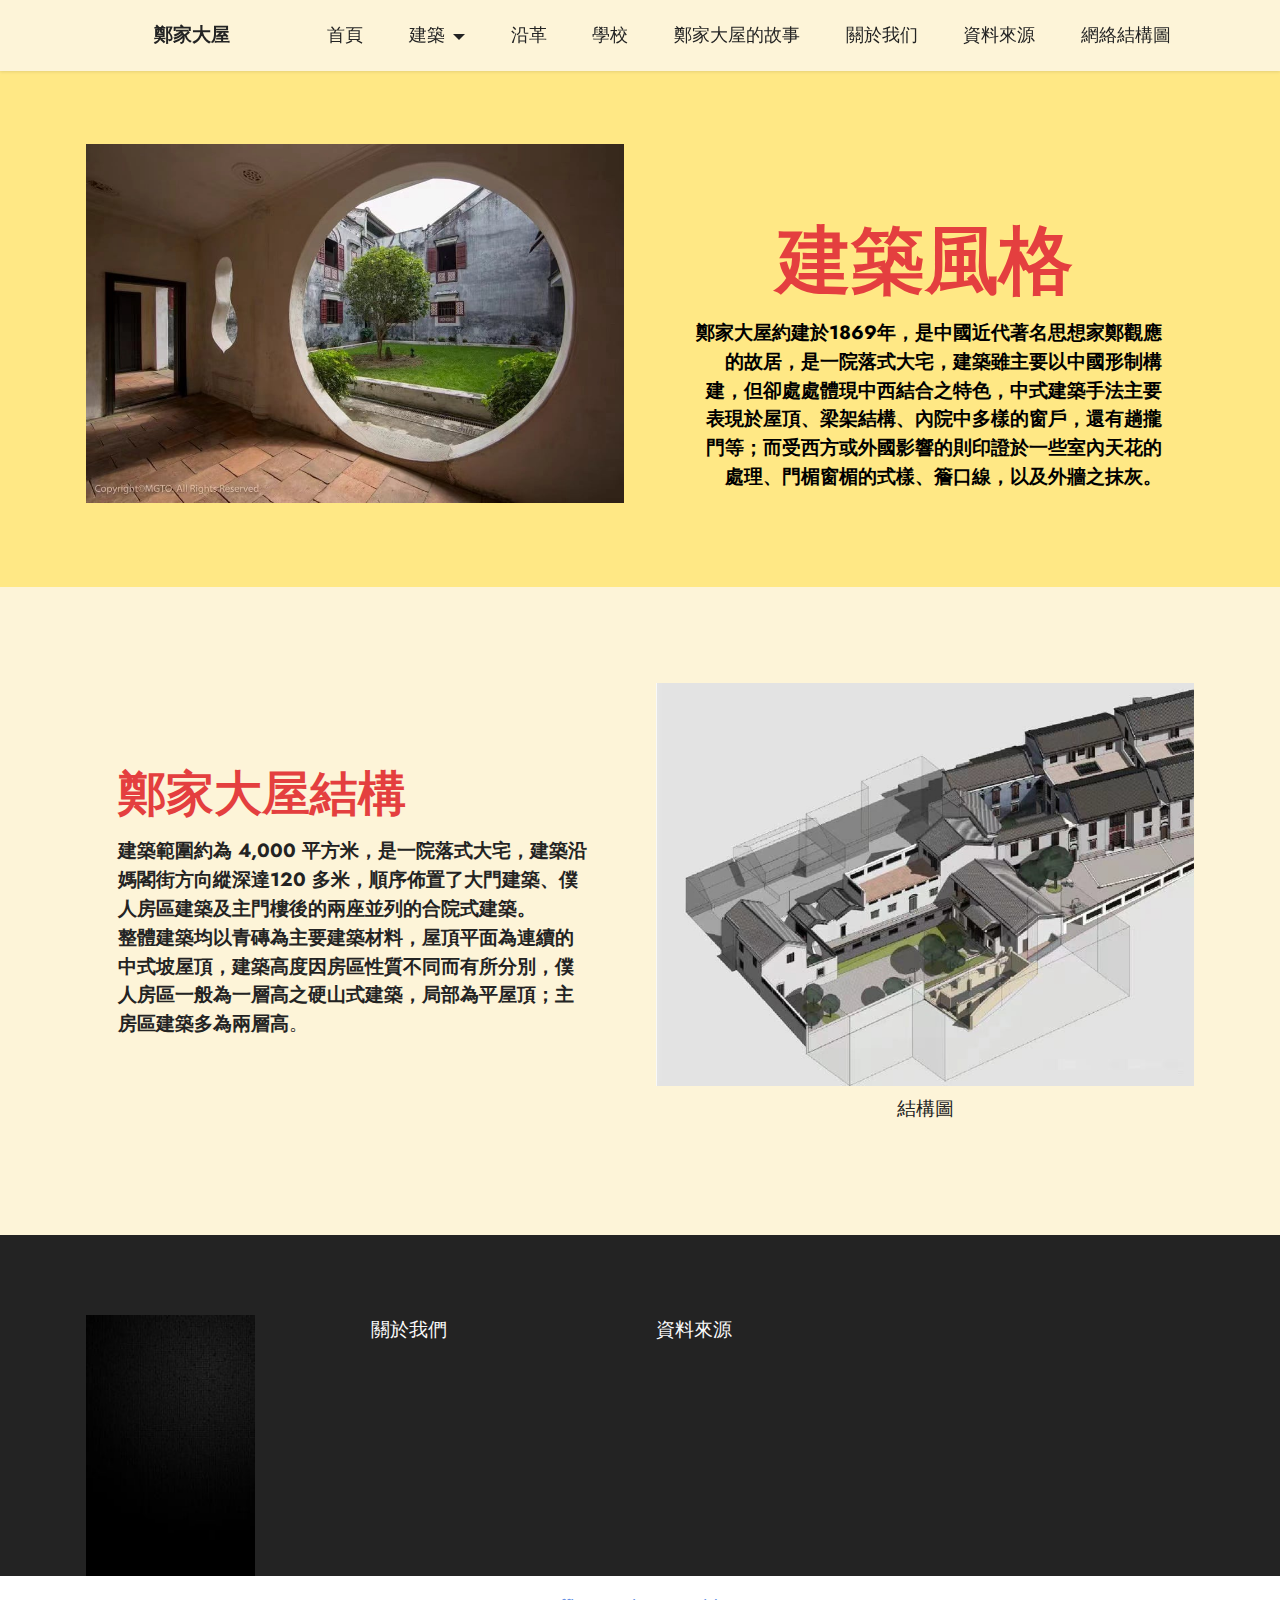
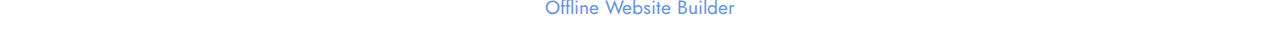
<file: page3.html>
<!DOCTYPE html>
<html  >
<head>
  <!-- Site made with Mobirise Website Builder v5.9.18, https://mobirise.com -->
  <meta charset="UTF-8">
  <meta http-equiv="X-UA-Compatible" content="IE=edge">
  <meta name="generator" content="Mobirise v5.9.18, mobirise.com">
  <meta name="viewport" content="width=device-width, initial-scale=1, minimum-scale=1">
  <link rel="shortcut icon" href="assets/images/logo-2.png" type="image/x-icon">
  <meta name="description" content="">
  
  
  <title>风格</title>
  <link rel="stylesheet" href="assets/bootstrap/css/bootstrap.min.css">
  <link rel="stylesheet" href="assets/bootstrap/css/bootstrap-grid.min.css">
  <link rel="stylesheet" href="assets/bootstrap/css/bootstrap-reboot.min.css">
  <link rel="stylesheet" href="assets/dropdown/css/style.css">
  <link rel="stylesheet" href="assets/socicon/css/styles.css">
  <link rel="stylesheet" href="assets/theme/css/style.css">
  <link rel="preload" href="https://fonts.googleapis.com/css?family=Jost:100,200,300,400,500,600,700,800,900,100i,200i,300i,400i,500i,600i,700i,800i,900i&display=swap" as="style" onload="this.onload=null;this.rel='stylesheet'">
  <noscript><link rel="stylesheet" href="https://fonts.googleapis.com/css?family=Jost:100,200,300,400,500,600,700,800,900,100i,200i,300i,400i,500i,600i,700i,800i,900i&display=swap"></noscript>
  <link rel="preload" as="style" href="assets/mobirise/css/mbr-additional.css?v=qkLJQJ"><link rel="stylesheet" href="assets/mobirise/css/mbr-additional.css?v=qkLJQJ" type="text/css">

  
  
  
</head>
<body>
  
  <section data-bs-version="5.1" class="menu menu1 cid-udySqlq97q" once="menu" id="menu1-r">
    

    <nav class="navbar navbar-dropdown navbar-fixed-top navbar-expand-lg">
        <div class="container">
            <div class="navbar-brand">
                <span class="navbar-logo">
                    <a href="https://mobiri.se">
                        <img src="assets/images/logo-2.png" alt="Mobirise Website Builder" style="height: 3rem;">
                    </a>
                </span>
                <span class="navbar-caption-wrap"><a class="navbar-caption text-black display-7" href="https://mobiri.se">鄭家大屋</a></span>
            </div>
            <button class="navbar-toggler" type="button" data-toggle="collapse" data-bs-toggle="collapse" data-target="#navbarSupportedContent" data-bs-target="#navbarSupportedContent" aria-controls="navbarNavAltMarkup" aria-expanded="false" aria-label="Toggle navigation">
                <div class="hamburger">
                    <span></span>
                    <span></span>
                    <span></span>
                    <span></span>
                </div>
            </button>
            <div class="collapse navbar-collapse" id="navbarSupportedContent">
                <ul class="navbar-nav nav-dropdown nav-right" data-app-modern-menu="true"><li class="nav-item"><a class="nav-link link text-black text-primary display-4" href="index.html">首頁</a></li><li class="nav-item dropdown"><a class="nav-link link text-black text-primary dropdown-toggle display-4" href="page3.html" data-toggle="dropdown-submenu" data-bs-toggle="dropdown" data-bs-auto-close="outside" aria-expanded="false">建築</a><div class="dropdown-menu" aria-labelledby="dropdown-684"><a class="text-black text-primary dropdown-item display-4" href="page3.html#header11-1">建築風格與結構</a><a class="text-black text-primary dropdown-item display-4" href="page5.html">&nbsp; &nbsp; &nbsp; 風水</a><a class="text-black text-primary show dropdown-item display-4" href="page6.html">&nbsp; &nbsp; 修复工程</a></div></li><li class="nav-item"><a class="nav-link link text-black text-primary display-4" href="page2.html">沿革</a></li>
                    <li class="nav-item"><a class="nav-link link text-black text-primary display-4" href="page1.html">學校</a></li><li class="nav-item"><a class="nav-link link text-black text-primary display-4" href="page7.html">鄭家大屋的故事</a></li><li class="nav-item"><a class="nav-link link text-black text-primary display-4" href="page8.html">關於我们</a></li><li class="nav-item"><a class="nav-link link text-black text-primary display-4" href="page9.html">資料來源</a></li><li class="nav-item"><a class="nav-link link text-black text-primary display-4" href="page10.html">網絡結構圖</a></li></ul>
                
                
            </div>
        </div>
    </nav>
</section>

<section data-bs-version="5.1" class="header11 cid-sFF0SGinka" id="header11-1">

    

    

    <div class="container">
        <div class="row justify-content-center">
            <div class="col-12 col-md-6 image-wrapper">
                <img class="w-100" src="assets/images/20240613171119-960x641.jpg" alt="Mobirise Website Builder">
            </div>
            <div class="col-12 col-md">
                <div class="text-wrapper text-center">
                    <h1 class="mbr-section-title mbr-fonts-style mb-3 display-1">
                        <strong>
</strong><div><strong><br></strong></div><div><strong>建築風格</strong></div></h1>
                    <p class="mbr-text mbr-fonts-style display-7"><strong>鄭家大屋約建於1869年，是中國近代著名思想家鄭觀應的故居，是一院落式大宅，建築雖主要以中國形制構建，但卻處處體現中西結合之特色，中式建築手法主要表現於屋頂、梁架結構、內院中多樣的窗戶，還有趟攏門等；而受西方或外國影響的則印證於一些室內天花的處理、門楣窗楣的式樣、簷口線，以及外牆之抹灰。</strong></p>
                    
                </div>
            </div>
        </div>
    </div>
</section>

<section data-bs-version="5.1" class="image2 cid-udyZZBb3oW" id="image2-t">
    

    
    

    <div class="container">
        <div class="row align-items-center">
            <div class="col-12 col-lg-6">
                <div class="image-wrapper">
                    <img src="assets/images/20240613185446-800x600.jpg" alt="Mobirise Website Builder">
                    <p class="mbr-description mbr-fonts-style mt-2 align-center display-7">
                        結構圖</p>
                </div>
            </div>
            <div class="col-12 col-lg">
                <div class="text-wrapper">
                    <h3 class="mbr-section-title mbr-fonts-style mb-3 display-2">
                        <strong>鄭家大屋結構</strong></h3>
                    <p class="mbr-text mbr-fonts-style display-7"><strong>
                        建築範圍約為 4,000 平方米，是一院落式大宅，建築沿媽閣街方向縱深達120 多米，順序佈置了大門建築、僕人房區建築及主門樓後的兩座並列的合院式建築。<br>整體建築均以青磚為主要建築材料，屋頂平面為連續的中式坡屋頂，建築高度因房區性質不同而有所分別，僕人房區一般為一層高之硬山式建築，局部為平屋頂；主房區建築多為兩層高</strong>。</p>
                </div>
            </div>
        </div>
    </div>
</section>

<section data-bs-version="5.1" class="footer4 cid-uerzCeBufe" once="footers" id="footer4-16">

    

    
    
    <div class="container">
        <div class="row mbr-white">
            <div class="col-6 col-lg-3">
                <div class="media-wrap col-md-8 col-12">
                    <a href="https://mobiri.se/">
                        <img src="assets/images/9accbd607cd85ec635403ab1d432c0cb-t-198x306.jpg" alt="Mobirise Website Builder">
                    </a>
                </div>
            </div>
            <div class="col-12 col-md-6 col-lg-3">
                <h5 class="mbr-section-subtitle mbr-fonts-style mb-2 display-7"><strong><a href="page8.html" class="text-white text-primary">關於我們</a></strong></h5>
                <p class="mbr-text mbr-fonts-style mb-4 display-4"></p>
                
                
            </div>
            <div class="col-12 col-md-6 col-lg-3">
                <h5 class="mbr-section-subtitle mbr-fonts-style mb-2 display-7"><strong><a href="page9.html" class="text-white text-primary">資料來源</a></strong></h5>
                <ul class="list mbr-fonts-style display-4">
                    <li class="mbr-text item-wrap"><br></li>
                </ul>
            </div>
            <div class="col-12 col-md-6 col-lg-3">
                <h5 class="mbr-section-subtitle mbr-fonts-style mb-2 display-7"></h5>
                <ul class="list mbr-fonts-style display-4">
                    <li class="mbr-text item-wrap"><br></li>
                </ul>
            </div>
            
        </div>
    </div>
</section><section class="display-7" style="padding: 0;align-items: center;justify-content: center;flex-wrap: wrap;    align-content: center;display: flex;position: relative;height: 4rem;"><a href="https://mobiri.se/2888951" style="flex: 1 1;height: 4rem;position: absolute;width: 100%;z-index: 1;"><img alt="" style="height: 4rem;" src="[data-uri]"></a><p style="margin: 0;text-align: center;" class="display-7">&#8204;</p><a style="z-index:1" href="https://mobirise.com/offline-website-builder.html">Offline Website Builder</a></section><script src="assets/bootstrap/js/bootstrap.bundle.min.js"></script>  <script src="assets/smoothscroll/smooth-scroll.js"></script>  <script src="assets/ytplayer/index.js"></script>  <script src="assets/dropdown/js/navbar-dropdown.js"></script>  <script src="assets/theme/js/script.js"></script>  
  
  
</body>
</html>
</file>
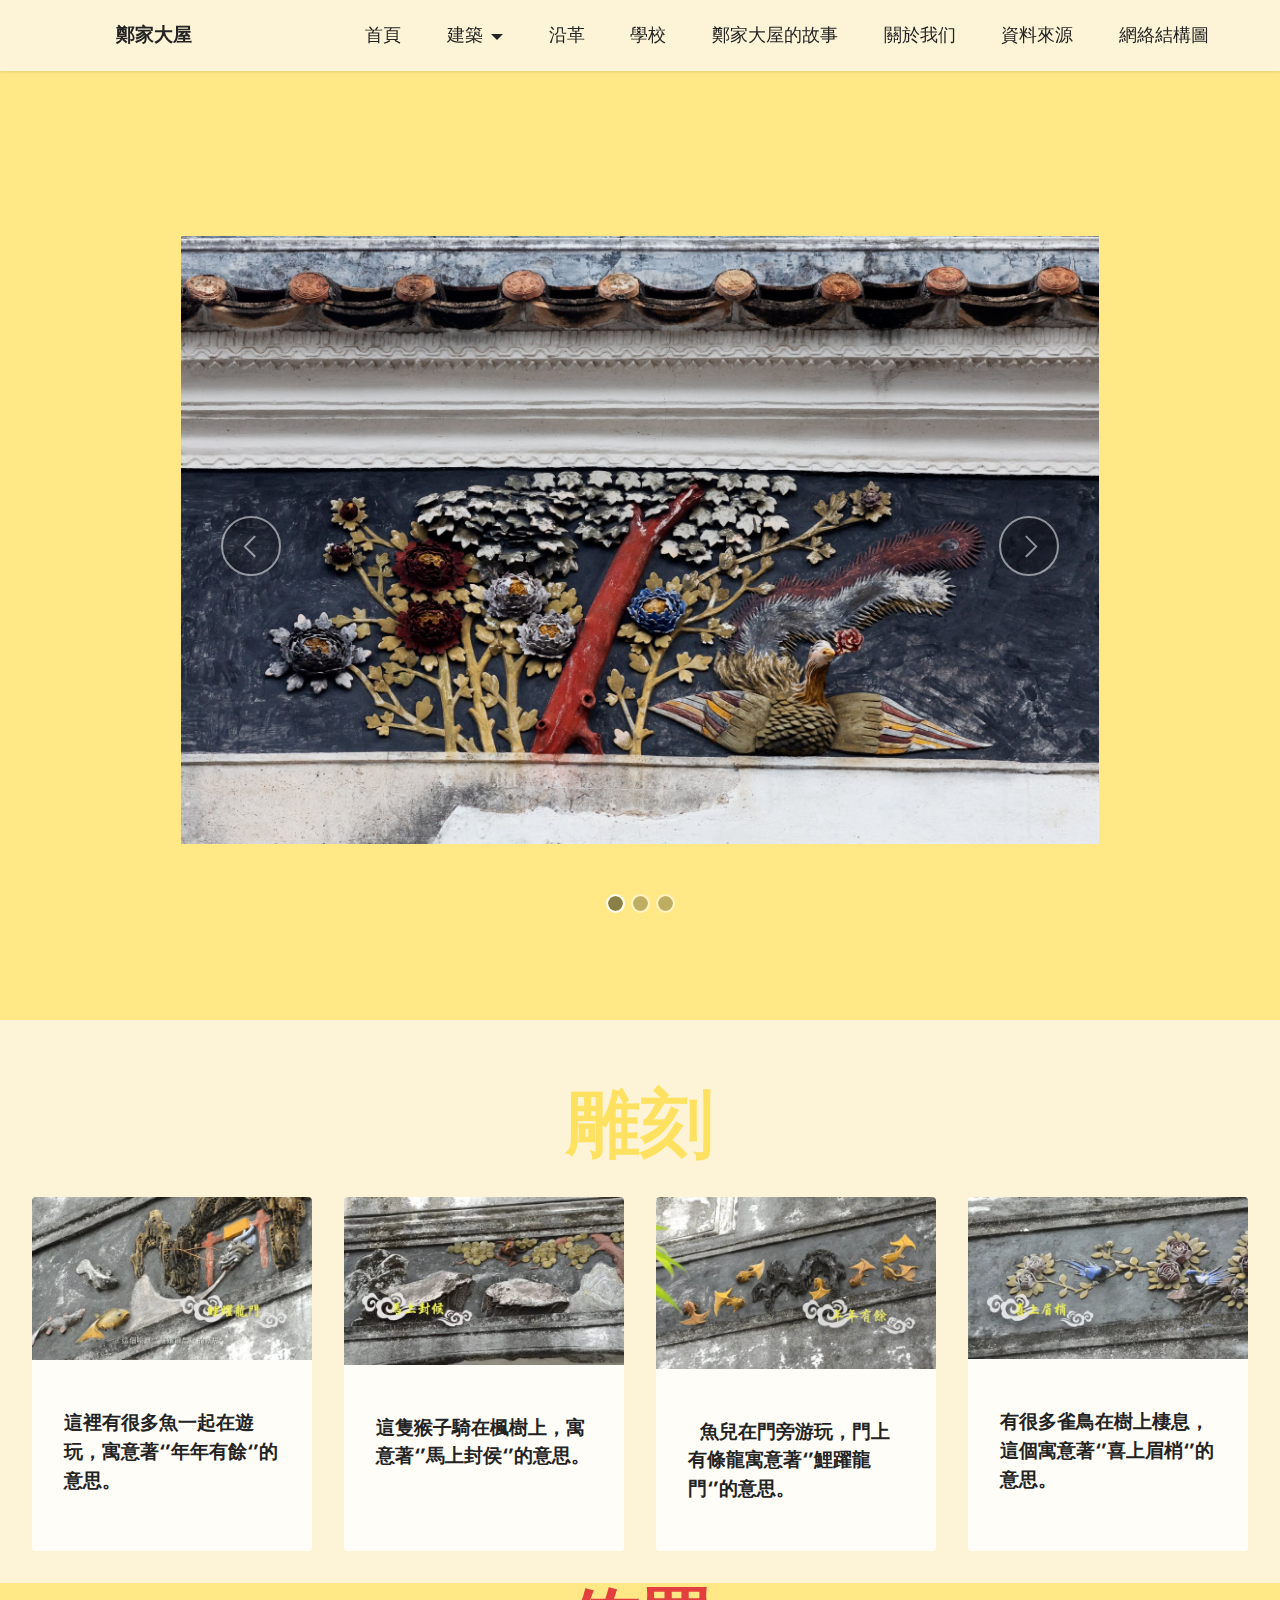
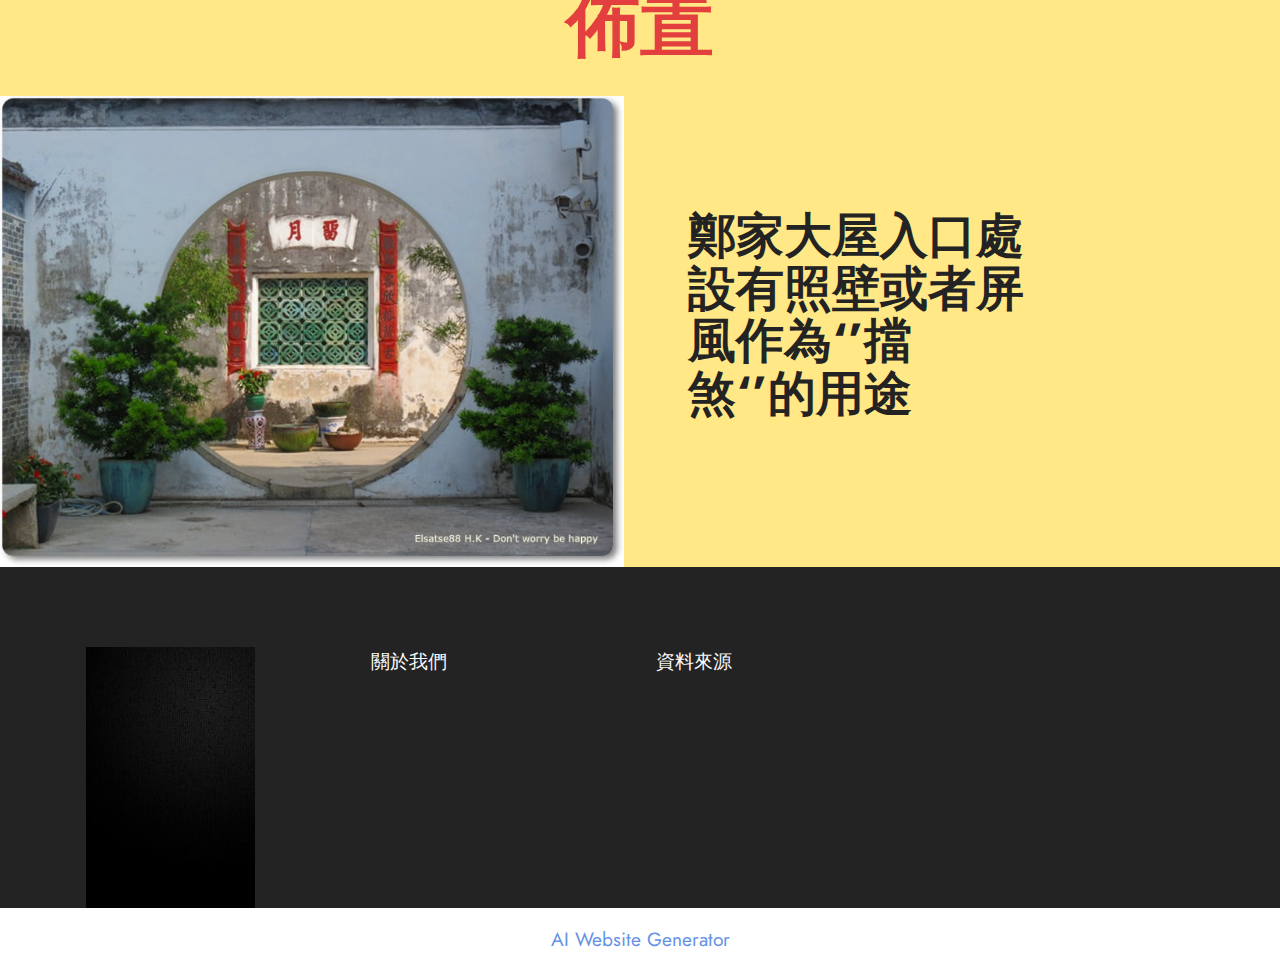
<file: page5.html>
<!DOCTYPE html>
<html  >
<head>
  <!-- Site made with Mobirise Website Builder v5.9.18, https://mobirise.com -->
  <meta charset="UTF-8">
  <meta http-equiv="X-UA-Compatible" content="IE=edge">
  <meta name="generator" content="Mobirise v5.9.18, mobirise.com">
  <meta name="viewport" content="width=device-width, initial-scale=1, minimum-scale=1">
  <link rel="shortcut icon" href="assets/images/logo-2.png" type="image/x-icon">
  <meta name="description" content="">
  
  
  <title>风水</title>
  <link rel="stylesheet" href="assets/web/assets/mobirise-icons2/mobirise2.css">
  <link rel="stylesheet" href="assets/bootstrap/css/bootstrap.min.css">
  <link rel="stylesheet" href="assets/bootstrap/css/bootstrap-grid.min.css">
  <link rel="stylesheet" href="assets/bootstrap/css/bootstrap-reboot.min.css">
  <link rel="stylesheet" href="assets/dropdown/css/style.css">
  <link rel="stylesheet" href="assets/socicon/css/styles.css">
  <link rel="stylesheet" href="assets/theme/css/style.css">
  <link rel="preload" href="https://fonts.googleapis.com/css?family=Jost:100,200,300,400,500,600,700,800,900,100i,200i,300i,400i,500i,600i,700i,800i,900i&display=swap" as="style" onload="this.onload=null;this.rel='stylesheet'">
  <noscript><link rel="stylesheet" href="https://fonts.googleapis.com/css?family=Jost:100,200,300,400,500,600,700,800,900,100i,200i,300i,400i,500i,600i,700i,800i,900i&display=swap"></noscript>
  <link rel="preload" as="style" href="assets/mobirise/css/mbr-additional.css?v=UbelSl"><link rel="stylesheet" href="assets/mobirise/css/mbr-additional.css?v=UbelSl" type="text/css">

  
  
  
</head>
<body>
  
  <section data-bs-version="5.1" class="menu menu1 cid-udySqlq97q" once="menu" id="menu1-19">
    

    <nav class="navbar navbar-dropdown navbar-fixed-top navbar-expand-lg">
        <div class="container-fluid">
            <div class="navbar-brand">
                <span class="navbar-logo">
                    <a href="https://mobiri.se">
                        <img src="assets/images/logo-2.png" alt="Mobirise Website Builder" style="height: 3rem;">
                    </a>
                </span>
                <span class="navbar-caption-wrap"><a class="navbar-caption text-black display-7" href="https://mobiri.se">鄭家大屋</a></span>
            </div>
            <button class="navbar-toggler" type="button" data-toggle="collapse" data-bs-toggle="collapse" data-target="#navbarSupportedContent" data-bs-target="#navbarSupportedContent" aria-controls="navbarNavAltMarkup" aria-expanded="false" aria-label="Toggle navigation">
                <div class="hamburger">
                    <span></span>
                    <span></span>
                    <span></span>
                    <span></span>
                </div>
            </button>
            <div class="collapse navbar-collapse" id="navbarSupportedContent">
                <ul class="navbar-nav nav-dropdown nav-right" data-app-modern-menu="true"><li class="nav-item"><a class="nav-link link text-black text-primary display-4" href="index.html">首頁</a></li><li class="nav-item dropdown"><a class="nav-link link text-black text-primary dropdown-toggle display-4" href="page3.html" data-toggle="dropdown-submenu" data-bs-toggle="dropdown" data-bs-auto-close="outside" aria-expanded="false">建築</a><div class="dropdown-menu" aria-labelledby="dropdown-684"><a class="text-black text-primary dropdown-item display-4" href="page3.html#header11-1">建築風格與結構</a><a class="text-black text-primary dropdown-item display-4" href="page5.html">&nbsp; &nbsp; &nbsp; 風水</a><a class="text-black text-primary show dropdown-item display-4" href="page6.html">&nbsp; &nbsp; 修复工程</a></div></li><li class="nav-item"><a class="nav-link link text-black text-primary display-4" href="page2.html">沿革</a></li>
                    <li class="nav-item"><a class="nav-link link text-black text-primary display-4" href="page1.html">學校</a></li><li class="nav-item"><a class="nav-link link text-black text-primary display-4" href="page7.html">鄭家大屋的故事</a></li><li class="nav-item"><a class="nav-link link text-black text-primary display-4" href="page8.html">關於我们</a></li><li class="nav-item"><a class="nav-link link text-black text-primary display-4" href="page9.html">資料來源</a></li><li class="nav-item"><a class="nav-link link text-black text-primary display-4" href="page10.html">網絡結構圖</a></li></ul>
                
                
            </div>
        </div>
    </nav>
</section>

<section data-bs-version="5.1" class="slider2 cid-ufzs7kUnfF" id="slider2-1h">
    

    
    <div class="container">
        <div class="row justify-content-center">
            <div class="col-12 col-md-10">
                <div class="carousel slide" id="ufV0IsNFz7" data-interval="5000" data-bs-interval="5000">
                    <ol class="carousel-indicators">
                        <li data-slide-to="0" data-bs-slide-to="0" class="active" data-target="#ufV0IsNFz7" data-bs-target="#ufV0IsNFz7"></li>
                        <li data-slide-to="1" data-bs-slide-to="1" data-target="#ufV0IsNFz7" data-bs-target="#ufV0IsNFz7"></li>
                        <li data-slide-to="2" data-bs-slide-to="2" data-target="#ufV0IsNFz7" data-bs-target="#ufV0IsNFz7"></li>
                    </ol>
                    <div class="carousel-inner">
                        <div class="carousel-item slider-image item active">
                            <div class="item-wrapper">
                                
                                <img class="d-block w-100" src="assets/images/mc-em-20181113-casa-do-mandarim-lr-29-1900x1257.jpg" alt="Mobirise Website Builder">
                                <div class="carousel-caption d-none d-md-block">
                                    <h5 class="mbr-section-subtitle mbr-fonts-style display-2"></h5>
                                    <p class="mbr-section-text mbr-fonts-style display-7"></p>
                                </div>
                            </div>
                        </div>
                        <div class="carousel-item slider-image item">
                            <div class="item-wrapper">
                                
                                <img class="d-block w-100" src="assets/images/8391641797-36481e8912-z-640x427.jpg" alt="Mobirise Website Builder">
                                <div class="carousel-caption d-none d-md-block">
                                    <h5 class="mbr-section-subtitle mbr-fonts-style display-2"></h5>
                                    <p class="mbr-section-text mbr-fonts-style display-7"></p>
                                </div>
                            </div>
                        </div>
                        <div class="carousel-item slider-image item">
                            <div class="item-wrapper">
                                
                                <img class="d-block w-100" src="assets/images/ef139b898e61a2.jpg-r-720x480x95-c9ce750a-720x479.jpg" alt="Mobirise Website Builder">
                                <div class="carousel-caption d-none d-md-block">
                                    <h5 class="mbr-section-subtitle mbr-fonts-style display-2"></h5>
                                    <p class="mbr-section-text mbr-fonts-style display-7"></p>
                                </div>
                            </div>
                        </div>
                    </div>
                    <a class="carousel-control carousel-control-prev" role="button" data-slide="prev" data-bs-slide="prev" href="#ufV0IsNFz7">
                        <span class="mobi-mbri mobi-mbri-arrow-prev" aria-hidden="true"></span>
                        <span class="sr-only visually-hidden">Previous</span>
                    </a>
                    <a class="carousel-control carousel-control-next" role="button" data-slide="next" data-bs-slide="next" href="#ufV0IsNFz7">
                        <span class="mobi-mbri mobi-mbri-arrow-next" aria-hidden="true"></span>
                        <span class="sr-only visually-hidden">Next</span>
                    </a>
                </div>
            </div>
        </div>
    </div>
</section>

<section data-bs-version="5.1" class="gallery3 cid-ufzsrwI7KK" id="gallery3-1j">
    
    
    <div class="container-fluid">
        <div class="mbr-section-head">
            <h4 class="mbr-section-title mbr-fonts-style align-center mb-0 display-1"><strong>雕刻</strong></h4>
            
        </div>
        <div class="row mt-4">
            <div class="item features-image сol-12 col-md-6 col-lg-3">
                <div class="item-wrapper">
                    <div class="item-img">
                        <img src="assets/images/20240613184040-646x376.jpg" alt="Mobirise Website Builder">
                    </div>
                    <div class="item-content">
                        <h5 class="item-title mbr-fonts-style display-7"></h5>
                        
                        <p class="mbr-text mbr-fonts-style mt-3 display-7"><strong>這裡有很多魚一起在遊玩，寓意著‘’年年有餘‘’的意思。</strong></p>
                    </div>
                    
                </div>
            </div>
            <div class="item features-image сol-12 col-md-6 col-lg-3">
                <div class="item-wrapper">
                    <div class="item-img">
                        <img src="assets/images/20240613183620-646x387.jpg" alt="Mobirise Website Builder">
                    </div>
                    <div class="item-content">
                        <h5 class="item-title mbr-fonts-style display-7"></h5>
                        
                        <p class="mbr-text mbr-fonts-style mt-3 display-7"><strong>這隻猴子騎在楓樹上，寓意著‘’馬上封侯‘’的意思。</strong></p>
                    </div>
                    
                </div>
            </div>
            <div class="item features-image сol-12 col-md-6 col-lg-3">
                <div class="item-wrapper">
                    <div class="item-img">
                        <img src="assets/images/20240613184101-646x396.jpg" alt="Mobirise Website Builder">
                    </div>
                    <div class="item-content">
                        <h5 class="item-title mbr-fonts-style display-7"></h5>
                        
                        <p class="mbr-text mbr-fonts-style mt-3 display-7">&nbsp; <strong>魚兒在門旁游玩，門上有條龍寓意著‘’鯉躍龍門‘’的意思。</strong><br></p>
                    </div>
                    
                </div>
            </div>
            <div class="item features-image сol-12 col-md-6 col-lg-3">
                <div class="item-wrapper">
                    <div class="item-img">
                        <img src="assets/images/20240613184051-646x374.jpg" alt="Mobirise Website Builder" title="">
                    </div>
                    <div class="item-content">
                        <h5 class="item-title mbr-fonts-style display-7"></h5>
                        
                        <p class="mbr-text mbr-fonts-style mt-3 display-7"><strong>有很多雀鳥在樹上棲息，這個寓意著‘’喜上眉梢‘’的意思。</strong></p>
                    </div>
                    
                </div>
            </div>
        </div>
    </div>
</section>

<section data-bs-version="5.1" class="testimonials1 cid-ufzDA5fJOd" id="testimonials1-1l">
    

    
    
    <div>
        <h3 class="mbr-section-title mbr-fonts-style align-center mb-4 display-1"><strong>佈置</strong></h3>
        <div class="row align-items-center">
            <div class="col-12 col-md-6">
                <div class="image-wrapper">
                    <img src="assets/images/elsatse88.blogspot.com-800x604.jpg" alt="Mobirise Website Builder">
                </div>
            </div>
            <div class="col-12 col-md col-lg-4">
                <div class="text-wrapper">
                    <p class="mbr-text mbr-fonts-style mb-4 display-2"><strong>鄭家大屋入口處設有照壁或者屏風作為‘’擋煞‘’的用途</strong></p>
                    <p class="name mbr-fonts-style mb-1 display-4"></p>
                    <p class="position mbr-fonts-style display-4"></p>
                </div>
            </div>
        </div>
    </div>
</section>

<section data-bs-version="5.1" class="footer4 cid-uerzCeBufe" once="footers" id="footer4-1a">

    

    
    
    <div class="container">
        <div class="row mbr-white">
            <div class="col-6 col-lg-3">
                <div class="media-wrap col-md-8 col-12">
                    <a href="https://mobiri.se/">
                        <img src="assets/images/9accbd607cd85ec635403ab1d432c0cb-t-198x306.jpg" alt="Mobirise Website Builder">
                    </a>
                </div>
            </div>
            <div class="col-12 col-md-6 col-lg-3">
                <h5 class="mbr-section-subtitle mbr-fonts-style mb-2 display-7"><strong><a href="page8.html" class="text-white text-primary">關於我們</a></strong></h5>
                <p class="mbr-text mbr-fonts-style mb-4 display-4"></p>
                
                
            </div>
            <div class="col-12 col-md-6 col-lg-3">
                <h5 class="mbr-section-subtitle mbr-fonts-style mb-2 display-7"><strong><a href="page9.html" class="text-white text-primary">資料來源</a></strong></h5>
                <ul class="list mbr-fonts-style display-4">
                    <li class="mbr-text item-wrap"><br></li>
                </ul>
            </div>
            <div class="col-12 col-md-6 col-lg-3">
                <h5 class="mbr-section-subtitle mbr-fonts-style mb-2 display-7"></h5>
                <ul class="list mbr-fonts-style display-4">
                    <li class="mbr-text item-wrap"><br></li>
                </ul>
            </div>
            
        </div>
    </div>
</section><section class="display-7" style="padding: 0;align-items: center;justify-content: center;flex-wrap: wrap;    align-content: center;display: flex;position: relative;height: 4rem;"><a href="https://mobiri.se/2888951" style="flex: 1 1;height: 4rem;position: absolute;width: 100%;z-index: 1;"><img alt="" style="height: 4rem;" src="[data-uri]"></a><p style="margin: 0;text-align: center;" class="display-7">&#8204;</p><a style="z-index:1" href="https://mobirise.com/builder/ai-website-generator.html">AI Website Generator</a></section><script src="assets/bootstrap/js/bootstrap.bundle.min.js"></script>  <script src="assets/smoothscroll/smooth-scroll.js"></script>  <script src="assets/ytplayer/index.js"></script>  <script src="assets/dropdown/js/navbar-dropdown.js"></script>  <script src="assets/theme/js/script.js"></script>  
  
  
</body>
</html>
</file>
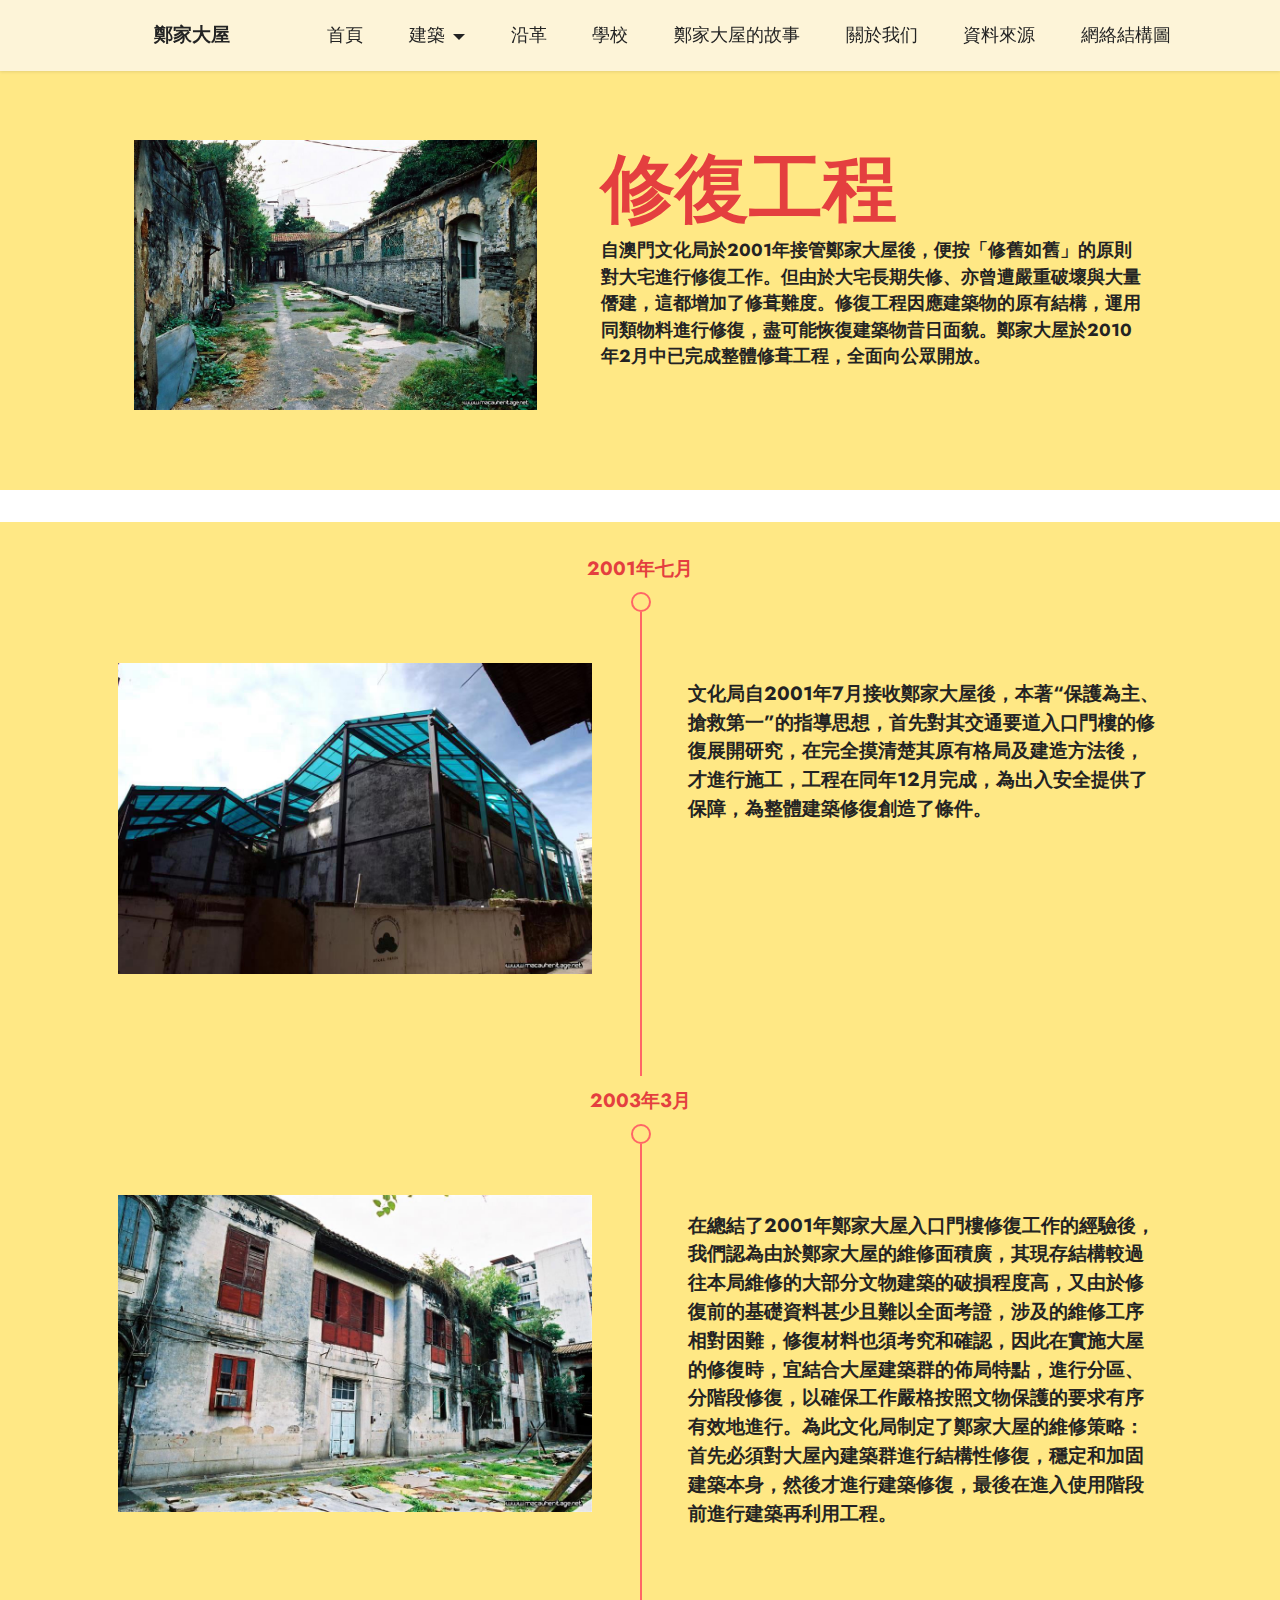
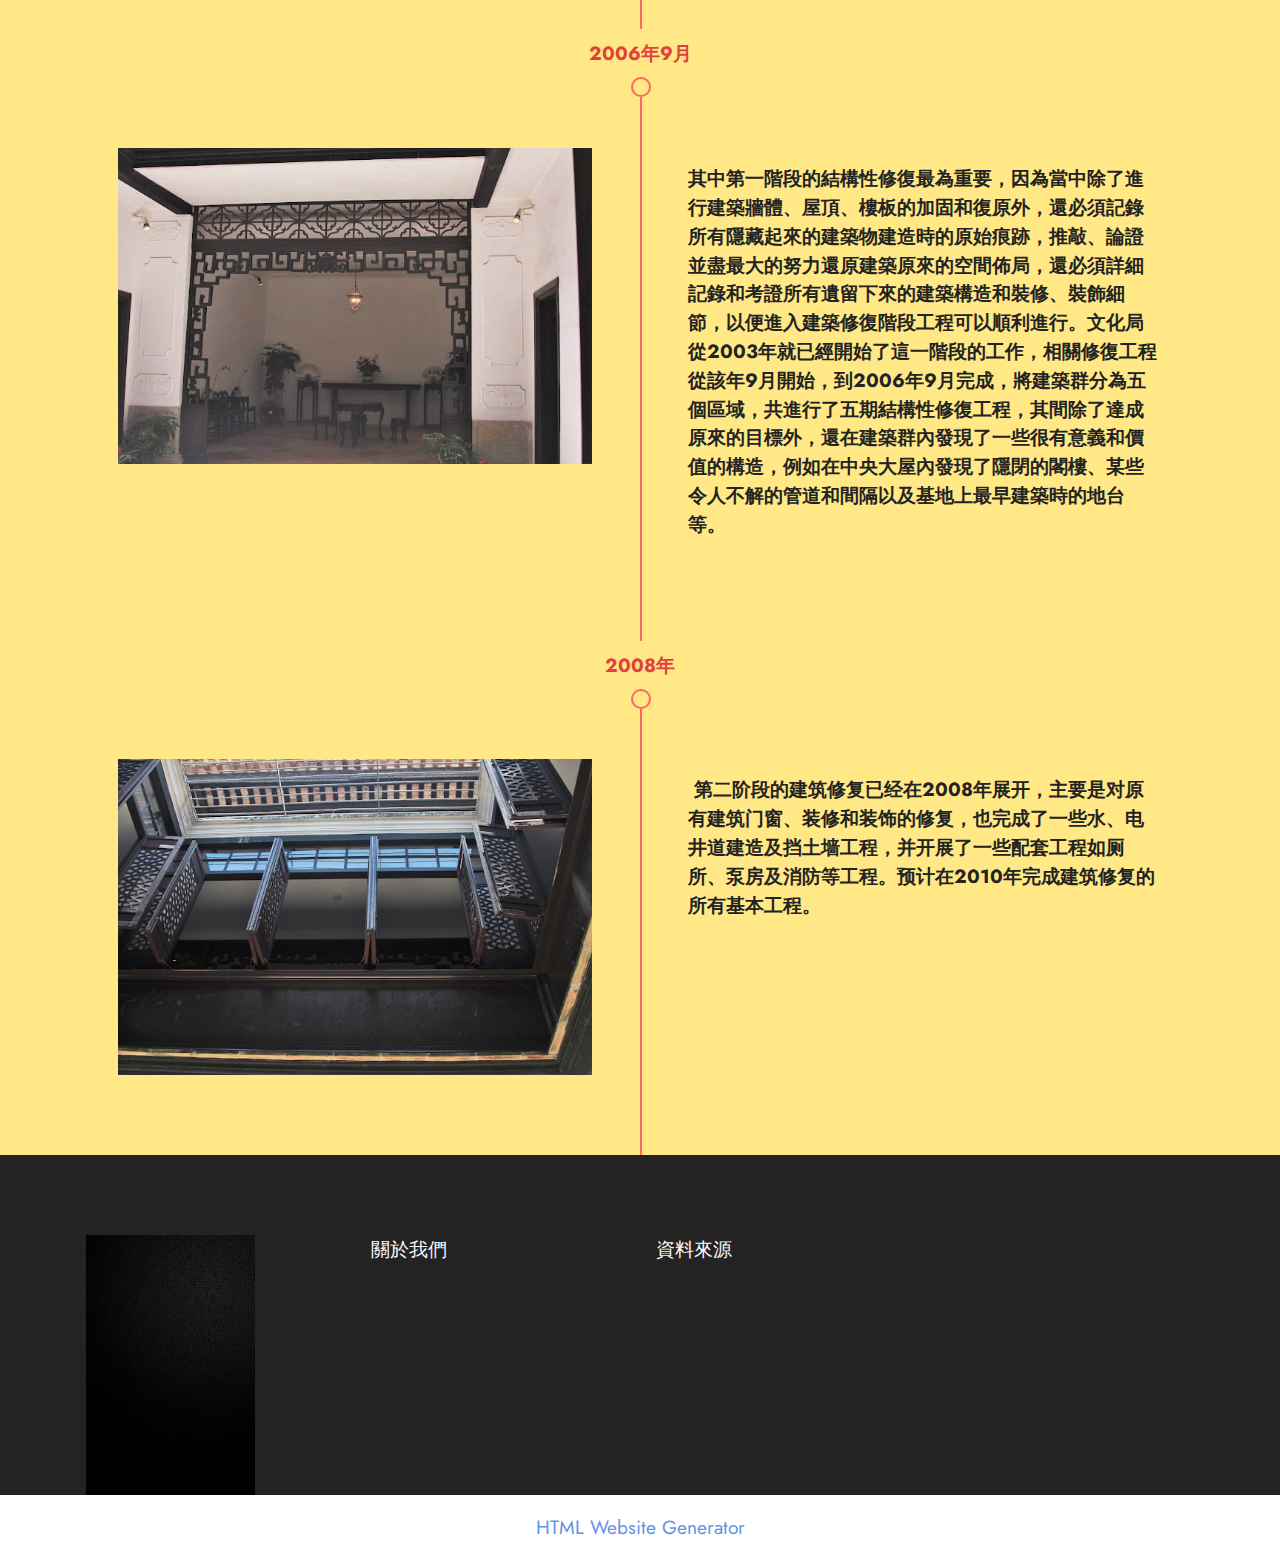
<file: page6.html>
<!DOCTYPE html>
<html  >
<head>
  <!-- Site made with Mobirise Website Builder v5.9.18, https://mobirise.com -->
  <meta charset="UTF-8">
  <meta http-equiv="X-UA-Compatible" content="IE=edge">
  <meta name="generator" content="Mobirise v5.9.18, mobirise.com">
  <meta name="viewport" content="width=device-width, initial-scale=1, minimum-scale=1">
  <link rel="shortcut icon" href="assets/images/logo-2.png" type="image/x-icon">
  <meta name="description" content="">
  
  
  <title>修复工程</title>
  <link rel="stylesheet" href="assets/bootstrap/css/bootstrap.min.css">
  <link rel="stylesheet" href="assets/bootstrap/css/bootstrap-grid.min.css">
  <link rel="stylesheet" href="assets/bootstrap/css/bootstrap-reboot.min.css">
  <link rel="stylesheet" href="assets/dropdown/css/style.css">
  <link rel="stylesheet" href="assets/socicon/css/styles.css">
  <link rel="stylesheet" href="assets/theme/css/style.css">
  <link rel="preload" href="https://fonts.googleapis.com/css?family=Jost:100,200,300,400,500,600,700,800,900,100i,200i,300i,400i,500i,600i,700i,800i,900i&display=swap" as="style" onload="this.onload=null;this.rel='stylesheet'">
  <noscript><link rel="stylesheet" href="https://fonts.googleapis.com/css?family=Jost:100,200,300,400,500,600,700,800,900,100i,200i,300i,400i,500i,600i,700i,800i,900i&display=swap"></noscript>
  <link rel="preload" as="style" href="assets/mobirise/css/mbr-additional.css?v=zKE3TK"><link rel="stylesheet" href="assets/mobirise/css/mbr-additional.css?v=zKE3TK" type="text/css">

  
  
  
</head>
<body>
  
  <section data-bs-version="5.1" class="menu menu1 cid-udySqlq97q" once="menu" id="menu1-1b">
    

    <nav class="navbar navbar-dropdown navbar-fixed-top navbar-expand-lg">
        <div class="container">
            <div class="navbar-brand">
                <span class="navbar-logo">
                    <a href="https://mobiri.se">
                        <img src="assets/images/logo-2.png" alt="Mobirise Website Builder" style="height: 3rem;">
                    </a>
                </span>
                <span class="navbar-caption-wrap"><a class="navbar-caption text-black display-7" href="https://mobiri.se">鄭家大屋</a></span>
            </div>
            <button class="navbar-toggler" type="button" data-toggle="collapse" data-bs-toggle="collapse" data-target="#navbarSupportedContent" data-bs-target="#navbarSupportedContent" aria-controls="navbarNavAltMarkup" aria-expanded="false" aria-label="Toggle navigation">
                <div class="hamburger">
                    <span></span>
                    <span></span>
                    <span></span>
                    <span></span>
                </div>
            </button>
            <div class="collapse navbar-collapse" id="navbarSupportedContent">
                <ul class="navbar-nav nav-dropdown nav-right" data-app-modern-menu="true"><li class="nav-item"><a class="nav-link link text-black text-primary display-4" href="index.html">首頁</a></li><li class="nav-item dropdown"><a class="nav-link link text-black text-primary dropdown-toggle display-4" href="page3.html" data-toggle="dropdown-submenu" data-bs-toggle="dropdown" data-bs-auto-close="outside" aria-expanded="false">建築</a><div class="dropdown-menu" aria-labelledby="dropdown-684"><a class="text-black text-primary dropdown-item display-4" href="page3.html#header11-1">建築風格與結構</a><a class="text-black text-primary dropdown-item display-4" href="page5.html">&nbsp; &nbsp; &nbsp; 風水</a><a class="text-black text-primary show dropdown-item display-4" href="page6.html">&nbsp; &nbsp; 修复工程</a></div></li><li class="nav-item"><a class="nav-link link text-black text-primary display-4" href="page2.html">沿革</a></li>
                    <li class="nav-item"><a class="nav-link link text-black text-primary display-4" href="page1.html">學校</a></li><li class="nav-item"><a class="nav-link link text-black text-primary display-4" href="page7.html">鄭家大屋的故事</a></li><li class="nav-item"><a class="nav-link link text-black text-primary display-4" href="page8.html">關於我们</a></li><li class="nav-item"><a class="nav-link link text-black text-primary display-4" href="page9.html">資料來源</a></li><li class="nav-item"><a class="nav-link link text-black text-primary display-4" href="page10.html">網絡結構圖</a></li></ul>
                
                
            </div>
        </div>
    </nav>
</section>

<section data-bs-version="5.1" class="features17 cid-ufzjgtISWr" id="features17-1e">
    

    
    
    <div class="container">
        <div class="content-wrapper">
            <div class="row align-items-center">
                <div class="col-12 col-lg-5">
                    <div class="image-wrapper">
                        <img src="assets/images/mh-7531-1024-1-1024x686.jpg" alt="Mobirise Website Builder">
                    </div>
                </div>
                <div class="col-12 col-lg">
                    <div class="text-wrapper">
                        <h6 class="card-title mbr-fonts-style display-1"><strong>修復工程</strong></h6>
                        <p class="mbr-text mbr-fonts-style mb-4 display-4"><strong>自澳門文化局於2001年接管鄭家大屋後，便按「修舊如舊」的原則對大宅進行修復工作。但由於大宅長期失修、亦曾遭嚴重破壞與大量僭建，這都增加了修葺難度。修復工程因應建築物的原有結構，運用同類物料進行修復，盡可能恢復建築物昔日面貌。鄭家大屋於2010年2月中已完成整體修葺工程，全面向公眾開放。</strong></p>
                        
                    </div>
                </div>
            </div>
        </div>
    </div>
</section>

<section data-bs-version="5.1" class="timeline3 cid-ufzjr6xtsI" id="timeline3-1f">
    

    
    
    <div class="container">
        
        <div class="timelines-container mt-4">
            <div class="row timeline-element first-separline mb-5">
                <div class="timeline-date col-12">
                    <div class="timeline-date-wrapper">
                        <p class="mbr-timeline-date display-7"><strong>2001年七月</strong></p>
                    </div>
                </div>
                <span class="iconBackground"></span>
                <div class="col-12 col-md-6">
                    <div class="image-wrapper">
                        <img src="assets/images/20240613173954-1024x672.jpg" alt="Mobirise Website Builder" title="">
                    </div>
                </div>
                <div class="col-12 col-md-6">
                    <div class="timeline-text-wrapper">
                        <h4 class="mbr-timeline-title mbr-fonts-style mb-0 display-5"></h4>
                        <p class="mbr-text mbr-fonts-style mt-3 mb-0 display-7"><strong>文化局自2001年7月接收鄭家大屋後，本著“保護為主、搶救第一”的指導思想，首先對其交通要道入口門樓的修復展開研究，在完全摸清楚其原有格局及建造方法後，才進行施工，工程在同年12月完成，為出入安全提供了保障，為整體建築修復創造了條件。</strong></p>
                    </div>
                </div>
            </div>
            <div class="row timeline-element first-separline mb-5">
                <div class="timeline-date col-12">
                    <div class="timeline-date-wrapper">
                        <p class="mbr-timeline-date display-7"><strong>2003年3月</strong></p>
                    </div>
                </div>
                <span class="iconBackground"></span>
                <div class="col-12 col-md-6">
                    <div class="image-wrapper">
                        <img src="assets/images/mh-7532-1024-1024x686.jpg" alt="Mobirise Website Builder" title="">
                    </div>
                </div>
                <div class="col-12 col-md-6">
                    <div class="timeline-text-wrapper">
                        <h4 class="mbr-timeline-title mbr-fonts-style mb-0 display-5"></h4>
                        <p class="mbr-text mbr-fonts-style mt-3 mb-0 display-7"><strong>在總結了2001年鄭家大屋入口門樓修復工作的經驗後，我們認為由於鄭家大屋的維修面積廣，其現存結構較過往本局維修的大部分文物建築的破損程度高，又由於修復前的基礎資料甚少且難以全面考證，涉及的維修工序相對困難，修復材料也須考究和確認，因此在實施大屋的修復時，宜結合大屋建築群的佈局特點，進行分區、分階段修復，以確保工作嚴格按照文物保護的要求有序有效地進行。為此文化局制定了鄭家大屋的維修策略：首先必須對大屋內建築群進行結構性修復，穩定和加固建築本身，然後才進行建築修復，最後在進入使用階段前進行建築再利用工程。</strong></p>
                    </div>
                </div>
            </div>
            <div class="row timeline-element first-separline mb-5">
                <div class="timeline-date col-12">
                    <div class="timeline-date-wrapper">
                        <p class="mbr-timeline-date display-7"><strong>2006年9月</strong></p>
                    </div>
                </div>
                <span class="iconBackground"></span>
                <div class="col-12 col-md-6">
                    <div class="image-wrapper">
                        <img src="assets/images/img-7672-640x426.jpg" alt="Mobirise Website Builder" title="">
                    </div>
                </div>
                <div class="col-12 col-md-6">
                    <div class="timeline-text-wrapper">
                        <h4 class="mbr-timeline-title mbr-fonts-style mb-0 display-5"></h4>
                        <p class="mbr-text mbr-fonts-style mt-3 mb-0 display-7"><strong>其中第一階段的結構性修復最為重要，因為當中除了進行建築牆體、屋頂、樓板的加固和復原外，還必須記錄所有隱藏起來的建築物建造時的原始痕跡，推敲、論證並盡最大的努力還原建築原來的空間佈局，還必須詳細記錄和考證所有遺留下來的建築構造和裝修、裝飾細節，以便進入建築修復階段工程可以順利進行。文化局從2003年就已經開始了這一階段的工作，相關修復工程從該年9月開始，到2006年9月完成，將建築群分為五個區域，共進行了五期結構性修復工程，其間除了達成原來的目標外，還在建築群內發現了一些很有意義和價值的構造，例如在中央大屋內發現了隱閉的閣樓、某些令人不解的管道和間隔以及基地上最早建築時的地台等。</strong></p>
                    </div>
                </div>
            </div>
            <div class="row timeline-element first-separline mb-5">
                <div class="timeline-date col-12">
                    <div class="timeline-date-wrapper">
                        <p class="mbr-timeline-date display-7"><strong>2008年</strong></p>
                    </div>
                </div>
                <span class="iconBackground"></span>
                <div class="col-12 col-md-6">
                    <div class="image-wrapper">
                        <img src="assets/images/img-7673-640x426.jpg" alt="Mobirise Website Builder" title="">
                    </div>
                </div>
                <div class="col-12 col-md-6">
                    <div class="timeline-text-wrapper">
                        <h4 class="mbr-timeline-title mbr-fonts-style mb-0 display-5"></h4>
                        <p class="mbr-text mbr-fonts-style mt-3 mb-0 display-7">&nbsp;<strong>第二阶段的建筑修复已经在2008年展开，主要是对原有建筑门窗、装修和装饰的修复，也完成了一些水、电井道建造及挡土墙工程，并开展了一些配套工程如厕所、泵房及消防等工程。预计在2010年完成建筑修复的所有基本工程。</strong></p>
                    </div>
                </div>
            </div>
            
            
            
            
            
            
            
            
        </div>
    </div>
</section>

<section data-bs-version="5.1" class="footer4 cid-uerzCeBufe" once="footers" id="footer4-1c">

    

    
    
    <div class="container">
        <div class="row mbr-white">
            <div class="col-6 col-lg-3">
                <div class="media-wrap col-md-8 col-12">
                    <a href="https://mobiri.se/">
                        <img src="assets/images/9accbd607cd85ec635403ab1d432c0cb-t-198x306.jpg" alt="Mobirise Website Builder">
                    </a>
                </div>
            </div>
            <div class="col-12 col-md-6 col-lg-3">
                <h5 class="mbr-section-subtitle mbr-fonts-style mb-2 display-7"><strong><a href="page8.html" class="text-white text-primary">關於我們</a></strong></h5>
                <p class="mbr-text mbr-fonts-style mb-4 display-4"></p>
                
                
            </div>
            <div class="col-12 col-md-6 col-lg-3">
                <h5 class="mbr-section-subtitle mbr-fonts-style mb-2 display-7"><strong><a href="page9.html" class="text-white text-primary">資料來源</a></strong></h5>
                <ul class="list mbr-fonts-style display-4">
                    <li class="mbr-text item-wrap"><br></li>
                </ul>
            </div>
            <div class="col-12 col-md-6 col-lg-3">
                <h5 class="mbr-section-subtitle mbr-fonts-style mb-2 display-7"></h5>
                <ul class="list mbr-fonts-style display-4">
                    <li class="mbr-text item-wrap"><br></li>
                </ul>
            </div>
            
        </div>
    </div>
</section><section class="display-7" style="padding: 0;align-items: center;justify-content: center;flex-wrap: wrap;    align-content: center;display: flex;position: relative;height: 4rem;"><a href="https://mobiri.se/2888951" style="flex: 1 1;height: 4rem;position: absolute;width: 100%;z-index: 1;"><img alt="" style="height: 4rem;" src="[data-uri]"></a><p style="margin: 0;text-align: center;" class="display-7">&#8204;</p><a style="z-index:1" href="https://mobirise.com/html-builder.html">HTML Website Generator</a></section><script src="assets/bootstrap/js/bootstrap.bundle.min.js"></script>  <script src="assets/smoothscroll/smooth-scroll.js"></script>  <script src="assets/ytplayer/index.js"></script>  <script src="assets/dropdown/js/navbar-dropdown.js"></script>  <script src="assets/theme/js/script.js"></script>  
  
  
</body>
</html>
</file>
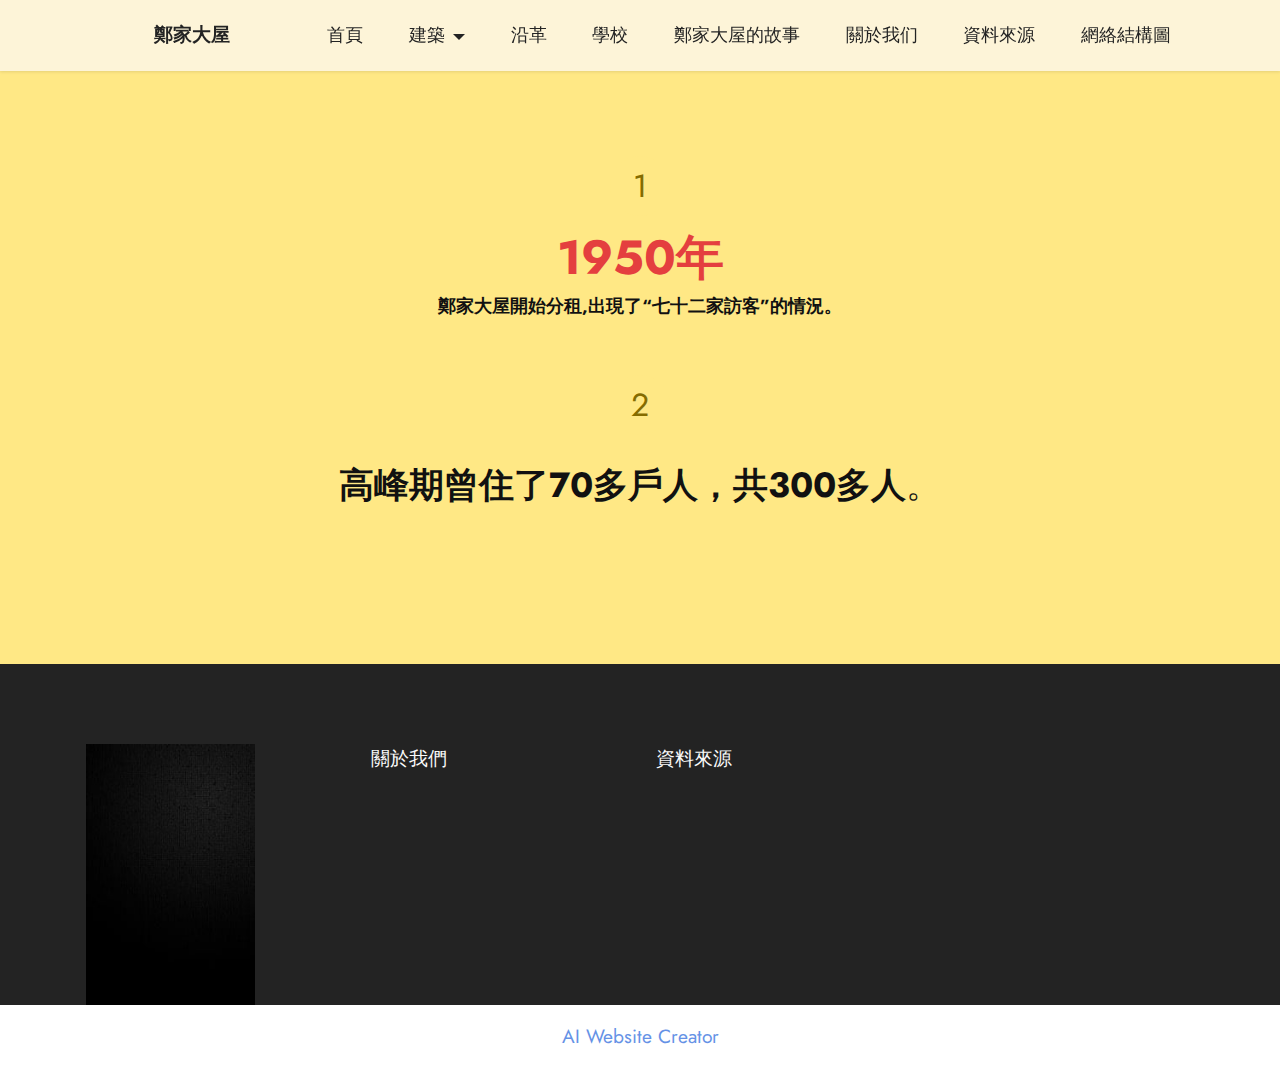
<file: page7.html>
<!DOCTYPE html>
<html  >
<head>
  <!-- Site made with Mobirise Website Builder v5.9.18, https://mobirise.com -->
  <meta charset="UTF-8">
  <meta http-equiv="X-UA-Compatible" content="IE=edge">
  <meta name="generator" content="Mobirise v5.9.18, mobirise.com">
  <meta name="viewport" content="width=device-width, initial-scale=1, minimum-scale=1">
  <link rel="shortcut icon" href="assets/images/logo-2.png" type="image/x-icon">
  <meta name="description" content="">
  
  
  <title>鄭家大屋的經歷</title>
  <link rel="stylesheet" href="assets/web/assets/mobirise-icons2/mobirise2.css">
  <link rel="stylesheet" href="assets/bootstrap/css/bootstrap.min.css">
  <link rel="stylesheet" href="assets/bootstrap/css/bootstrap-grid.min.css">
  <link rel="stylesheet" href="assets/bootstrap/css/bootstrap-reboot.min.css">
  <link rel="stylesheet" href="assets/dropdown/css/style.css">
  <link rel="stylesheet" href="assets/socicon/css/styles.css">
  <link rel="stylesheet" href="assets/theme/css/style.css">
  <link rel="preload" href="https://fonts.googleapis.com/css?family=Jost:100,200,300,400,500,600,700,800,900,100i,200i,300i,400i,500i,600i,700i,800i,900i&display=swap" as="style" onload="this.onload=null;this.rel='stylesheet'">
  <noscript><link rel="stylesheet" href="https://fonts.googleapis.com/css?family=Jost:100,200,300,400,500,600,700,800,900,100i,200i,300i,400i,500i,600i,700i,800i,900i&display=swap"></noscript>
  <link rel="preload" as="style" href="assets/mobirise/css/mbr-additional.css?v=1Zv8v1"><link rel="stylesheet" href="assets/mobirise/css/mbr-additional.css?v=1Zv8v1" type="text/css">

  
  
  
</head>
<body>
  
  <section data-bs-version="5.1" class="menu menu1 cid-udySqlq97q" once="menu" id="menu1-1m">
    

    <nav class="navbar navbar-dropdown navbar-fixed-top navbar-expand-lg">
        <div class="container">
            <div class="navbar-brand">
                <span class="navbar-logo">
                    <a href="https://mobiri.se">
                        <img src="assets/images/logo-2.png" alt="Mobirise Website Builder" style="height: 3rem;">
                    </a>
                </span>
                <span class="navbar-caption-wrap"><a class="navbar-caption text-black display-7" href="https://mobiri.se">鄭家大屋</a></span>
            </div>
            <button class="navbar-toggler" type="button" data-toggle="collapse" data-bs-toggle="collapse" data-target="#navbarSupportedContent" data-bs-target="#navbarSupportedContent" aria-controls="navbarNavAltMarkup" aria-expanded="false" aria-label="Toggle navigation">
                <div class="hamburger">
                    <span></span>
                    <span></span>
                    <span></span>
                    <span></span>
                </div>
            </button>
            <div class="collapse navbar-collapse" id="navbarSupportedContent">
                <ul class="navbar-nav nav-dropdown nav-right" data-app-modern-menu="true"><li class="nav-item"><a class="nav-link link text-black text-primary display-4" href="index.html">首頁</a></li><li class="nav-item dropdown"><a class="nav-link link text-black text-primary dropdown-toggle display-4" href="page3.html" data-toggle="dropdown-submenu" data-bs-toggle="dropdown" data-bs-auto-close="outside" aria-expanded="false">建築</a><div class="dropdown-menu" aria-labelledby="dropdown-684"><a class="text-black text-primary dropdown-item display-4" href="page3.html#header11-1">建築風格與結構</a><a class="text-black text-primary dropdown-item display-4" href="page5.html">&nbsp; &nbsp; &nbsp; 風水</a><a class="text-black text-primary show dropdown-item display-4" href="page6.html">&nbsp; &nbsp; 修复工程</a></div></li><li class="nav-item"><a class="nav-link link text-black text-primary display-4" href="page2.html">沿革</a></li>
                    <li class="nav-item"><a class="nav-link link text-black text-primary display-4" href="page1.html">學校</a></li><li class="nav-item"><a class="nav-link link text-black text-primary display-4" href="page7.html">鄭家大屋的故事</a></li><li class="nav-item"><a class="nav-link link text-black text-primary display-4" href="page8.html">關於我们</a></li><li class="nav-item"><a class="nav-link link text-black text-primary display-4" href="page9.html">資料來源</a></li><li class="nav-item"><a class="nav-link link text-black text-primary display-4" href="page10.html">網絡結構圖</a></li></ul>
                
                
            </div>
        </div>
    </nav>
</section>

<section data-bs-version="5.1" class="features20 cid-ufF2Fq2PcF" id="features21-1w">

    

    
    
    <div class="container">
        <div class="row justify-content-center">
            
            <div class="col-12 col-md-8">
                <div class="item mbr-flex">
                    <div class="icon-wrap w-100">
                        <div class="icon-box">
                            <span class="step-number mbr-fonts-style display-5">1</span>
                        </div>
                    </div>
                    <div class="text-box">
                        <h4 class="icon-title card-title mbr-black mbr-fonts-style display-2"><strong>1950年</strong></h4>
                        <h5 class="icon-text mbr-black mbr-fonts-style display-4"><strong>鄭家大屋開始分租,出現了“七十二家訪客”的情況。</strong></h5>
                    </div>
                </div>
                <div class="item mbr-flex last">
                    <div class="icon-wrap w-100">
                        <div class="icon-box">
                            <span class="step-number mbr-fonts-style display-5">2</span>
                        </div>
                    </div>
                    <div class="text-box">
                        <h4 class="icon-title card-title mbr-black mbr-fonts-style display-7"></h4>
                        <h5 class="icon-text mbr-black mbr-fonts-style display-5"><strong>高峰期曾住了70多戶人，共300多人</strong>。</h5>
                    </div>
                </div>
                
                
                
                
                
                
                
                
            </div>
        </div>
    </div>
</section>

<section data-bs-version="5.1" class="footer4 cid-uerzCeBufe" once="footers" id="footer4-1n">

    

    
    
    <div class="container">
        <div class="row mbr-white">
            <div class="col-6 col-lg-3">
                <div class="media-wrap col-md-8 col-12">
                    <a href="https://mobiri.se/">
                        <img src="assets/images/9accbd607cd85ec635403ab1d432c0cb-t-198x306.jpg" alt="Mobirise Website Builder">
                    </a>
                </div>
            </div>
            <div class="col-12 col-md-6 col-lg-3">
                <h5 class="mbr-section-subtitle mbr-fonts-style mb-2 display-7"><strong><a href="page8.html" class="text-white text-primary">關於我們</a></strong></h5>
                <p class="mbr-text mbr-fonts-style mb-4 display-4"></p>
                
                
            </div>
            <div class="col-12 col-md-6 col-lg-3">
                <h5 class="mbr-section-subtitle mbr-fonts-style mb-2 display-7"><strong><a href="page9.html" class="text-white text-primary">資料來源</a></strong></h5>
                <ul class="list mbr-fonts-style display-4">
                    <li class="mbr-text item-wrap"><br></li>
                </ul>
            </div>
            <div class="col-12 col-md-6 col-lg-3">
                <h5 class="mbr-section-subtitle mbr-fonts-style mb-2 display-7"></h5>
                <ul class="list mbr-fonts-style display-4">
                    <li class="mbr-text item-wrap"><br></li>
                </ul>
            </div>
            
        </div>
    </div>
</section><section class="display-7" style="padding: 0;align-items: center;justify-content: center;flex-wrap: wrap;    align-content: center;display: flex;position: relative;height: 4rem;"><a href="https://mobiri.se/2888951" style="flex: 1 1;height: 4rem;position: absolute;width: 100%;z-index: 1;"><img alt="" style="height: 4rem;" src="[data-uri]"></a><p style="margin: 0;text-align: center;" class="display-7">&#8204;</p><a style="z-index:1" href="https://mobirise.com/builder/ai-website-creator.html">AI Website Creator</a></section><script src="assets/bootstrap/js/bootstrap.bundle.min.js"></script>  <script src="assets/smoothscroll/smooth-scroll.js"></script>  <script src="assets/ytplayer/index.js"></script>  <script src="assets/dropdown/js/navbar-dropdown.js"></script>  <script src="assets/theme/js/script.js"></script>  
  
  
</body>
</html>
</file>
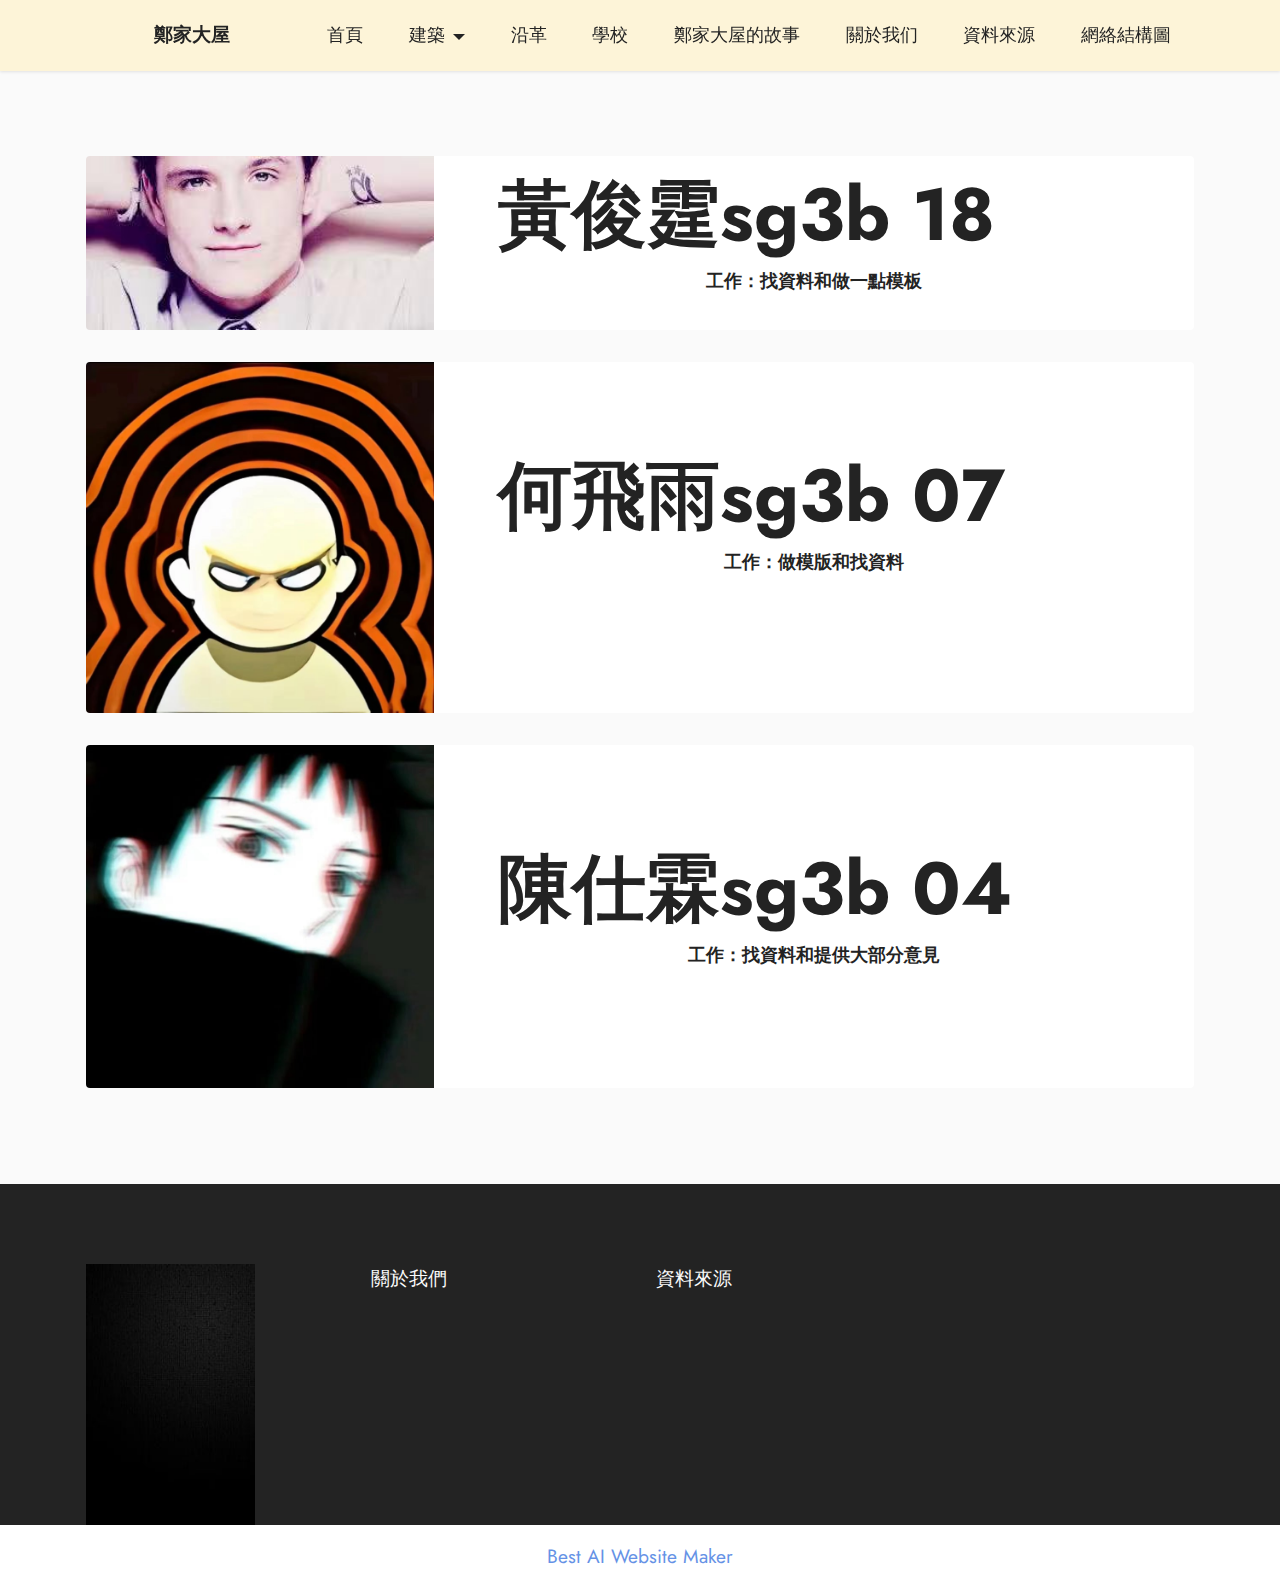
<file: page8.html>
<!DOCTYPE html>
<html  >
<head>
  <!-- Site made with Mobirise Website Builder v5.9.18, https://mobirise.com -->
  <meta charset="UTF-8">
  <meta http-equiv="X-UA-Compatible" content="IE=edge">
  <meta name="generator" content="Mobirise v5.9.18, mobirise.com">
  <meta name="viewport" content="width=device-width, initial-scale=1, minimum-scale=1">
  <link rel="shortcut icon" href="assets/images/logo-2.png" type="image/x-icon">
  <meta name="description" content="">
  
  
  <title>我們</title>
  <link rel="stylesheet" href="assets/bootstrap/css/bootstrap.min.css">
  <link rel="stylesheet" href="assets/bootstrap/css/bootstrap-grid.min.css">
  <link rel="stylesheet" href="assets/bootstrap/css/bootstrap-reboot.min.css">
  <link rel="stylesheet" href="assets/dropdown/css/style.css">
  <link rel="stylesheet" href="assets/socicon/css/styles.css">
  <link rel="stylesheet" href="assets/theme/css/style.css">
  <link rel="preload" href="https://fonts.googleapis.com/css?family=Jost:100,200,300,400,500,600,700,800,900,100i,200i,300i,400i,500i,600i,700i,800i,900i&display=swap" as="style" onload="this.onload=null;this.rel='stylesheet'">
  <noscript><link rel="stylesheet" href="https://fonts.googleapis.com/css?family=Jost:100,200,300,400,500,600,700,800,900,100i,200i,300i,400i,500i,600i,700i,800i,900i&display=swap"></noscript>
  <link rel="preload" as="style" href="assets/mobirise/css/mbr-additional.css?v=qLZR4s"><link rel="stylesheet" href="assets/mobirise/css/mbr-additional.css?v=qLZR4s" type="text/css">

  
  
  
</head>
<body>
  
  <section data-bs-version="5.1" class="menu menu1 cid-udySqlq97q" once="menu" id="menu1-1o">
    

    <nav class="navbar navbar-dropdown navbar-fixed-top navbar-expand-lg">
        <div class="container">
            <div class="navbar-brand">
                <span class="navbar-logo">
                    <a href="https://mobiri.se">
                        <img src="assets/images/logo-2.png" alt="Mobirise Website Builder" style="height: 3rem;">
                    </a>
                </span>
                <span class="navbar-caption-wrap"><a class="navbar-caption text-black display-7" href="https://mobiri.se">鄭家大屋</a></span>
            </div>
            <button class="navbar-toggler" type="button" data-toggle="collapse" data-bs-toggle="collapse" data-target="#navbarSupportedContent" data-bs-target="#navbarSupportedContent" aria-controls="navbarNavAltMarkup" aria-expanded="false" aria-label="Toggle navigation">
                <div class="hamburger">
                    <span></span>
                    <span></span>
                    <span></span>
                    <span></span>
                </div>
            </button>
            <div class="collapse navbar-collapse" id="navbarSupportedContent">
                <ul class="navbar-nav nav-dropdown nav-right" data-app-modern-menu="true"><li class="nav-item"><a class="nav-link link text-black text-primary display-4" href="index.html">首頁</a></li><li class="nav-item dropdown"><a class="nav-link link text-black text-primary dropdown-toggle display-4" href="page3.html" data-toggle="dropdown-submenu" data-bs-toggle="dropdown" data-bs-auto-close="outside" aria-expanded="false">建築</a><div class="dropdown-menu" aria-labelledby="dropdown-684"><a class="text-black text-primary dropdown-item display-4" href="page3.html#header11-1">建築風格與結構</a><a class="text-black text-primary dropdown-item display-4" href="page5.html">&nbsp; &nbsp; &nbsp; 風水</a><a class="text-black text-primary show dropdown-item display-4" href="page6.html">&nbsp; &nbsp; 修复工程</a></div></li><li class="nav-item"><a class="nav-link link text-black text-primary display-4" href="page2.html">沿革</a></li>
                    <li class="nav-item"><a class="nav-link link text-black text-primary display-4" href="page1.html">學校</a></li><li class="nav-item"><a class="nav-link link text-black text-primary display-4" href="page7.html">鄭家大屋的故事</a></li><li class="nav-item"><a class="nav-link link text-black text-primary display-4" href="page8.html">關於我们</a></li><li class="nav-item"><a class="nav-link link text-black text-primary display-4" href="page9.html">資料來源</a></li><li class="nav-item"><a class="nav-link link text-black text-primary display-4" href="page10.html">網絡結構圖</a></li></ul>
                
                
            </div>
        </div>
    </nav>
</section>

<section data-bs-version="5.1" class="team2 cid-ufzMqi9GyW" xmlns="http://www.w3.org/1999/html" id="team2-1t">
    

    
    
    <div class="container">
        <div class="item features-image">
            <div class="item-wrapper">
                <div class="row align-items-center">
                    <div class="col-12 col-md-4">
                        <div class="image-wrapper">
                            <img src="assets/images/20240613192730-318x159.jpg" alt="Mobirise Website Builder">
                        </div>
                    </div>
                    <div class="col-12 col-md">
                        <div class="card-box">
                            <h5 class="card-title mbr-fonts-style m-0 mb-3 display-1"><strong>黃俊霆sg3b 18</strong></h5>
                            <h6 class="card-subtitle mbr-fonts-style mb-3 display-4"><strong>工作：找資料和做一點模板</strong></h6>
                            
                            
                        </div>
                    </div>
                </div>
            </div>
        </div>
        <div class="item features-image">
            <div class="item-wrapper">
                <div class="row align-items-center">
                    <div class="col-12 col-md-4">
                        <div class="image-wrapper">
                            <img src="assets/images/20240614194218-815x821.jpg" alt="Mobirise Website Builder">
                        </div>
                    </div>
                    <div class="col-12 col-md">
                        <div class="card-box">
                            <h5 class="card-title mbr-fonts-style m-0 mb-3 display-1"><strong>何飛雨sg3b 07</strong></h5>
                            <h6 class="card-subtitle mbr-fonts-style mb-3 display-4"><strong>工作：做模版和找資料</strong><br><strong><br></strong></h6>
                            
                            
                        </div>
                    </div>
                </div>
            </div>
        </div>
        <div class="item features-image">
            <div class="item-wrapper">
                <div class="row align-items-center">
                    <div class="col-12 col-md-4">
                        <div class="image-wrapper">
                            <img src="assets/images/20240614194205-770x760.jpg" alt="Mobirise Website Builder">
                        </div>
                    </div>
                    <div class="col-12 col-md">
                        <div class="card-box">
                            <h5 class="card-title mbr-fonts-style m-0 mb-3 display-1"><strong>陳仕霖sg3b 04</strong></h5>
                            <h6 class="card-subtitle mbr-fonts-style mb-3 display-4"><strong>工作：找資料和提供大部分意見</strong></h6>
                            
                            
                        </div>
                    </div>
                </div>
            </div>
        </div>
    </div>
</section>

<section data-bs-version="5.1" class="footer4 cid-uerzCeBufe" once="footers" id="footer4-1p">

    

    
    
    <div class="container">
        <div class="row mbr-white">
            <div class="col-6 col-lg-3">
                <div class="media-wrap col-md-8 col-12">
                    <a href="https://mobiri.se/">
                        <img src="assets/images/9accbd607cd85ec635403ab1d432c0cb-t-198x306.jpg" alt="Mobirise Website Builder">
                    </a>
                </div>
            </div>
            <div class="col-12 col-md-6 col-lg-3">
                <h5 class="mbr-section-subtitle mbr-fonts-style mb-2 display-7"><strong><a href="page8.html" class="text-white text-primary">關於我們</a></strong></h5>
                <p class="mbr-text mbr-fonts-style mb-4 display-4"></p>
                
                
            </div>
            <div class="col-12 col-md-6 col-lg-3">
                <h5 class="mbr-section-subtitle mbr-fonts-style mb-2 display-7"><strong><a href="page9.html" class="text-white text-primary">資料來源</a></strong></h5>
                <ul class="list mbr-fonts-style display-4">
                    <li class="mbr-text item-wrap"><br></li>
                </ul>
            </div>
            <div class="col-12 col-md-6 col-lg-3">
                <h5 class="mbr-section-subtitle mbr-fonts-style mb-2 display-7"></h5>
                <ul class="list mbr-fonts-style display-4">
                    <li class="mbr-text item-wrap"><br></li>
                </ul>
            </div>
            
        </div>
    </div>
</section><section class="display-7" style="padding: 0;align-items: center;justify-content: center;flex-wrap: wrap;    align-content: center;display: flex;position: relative;height: 4rem;"><a href="https://mobiri.se/2888951" style="flex: 1 1;height: 4rem;position: absolute;width: 100%;z-index: 1;"><img alt="" style="height: 4rem;" src="[data-uri]"></a><p style="margin: 0;text-align: center;" class="display-7">&#8204;</p><a style="z-index:1" href="https://mobirise.com/builder/ai-website-maker.html">Best AI Website Maker</a></section><script src="assets/bootstrap/js/bootstrap.bundle.min.js"></script>  <script src="assets/smoothscroll/smooth-scroll.js"></script>  <script src="assets/ytplayer/index.js"></script>  <script src="assets/dropdown/js/navbar-dropdown.js"></script>  <script src="assets/theme/js/script.js"></script>  
  
  
</body>
</html>
</file>
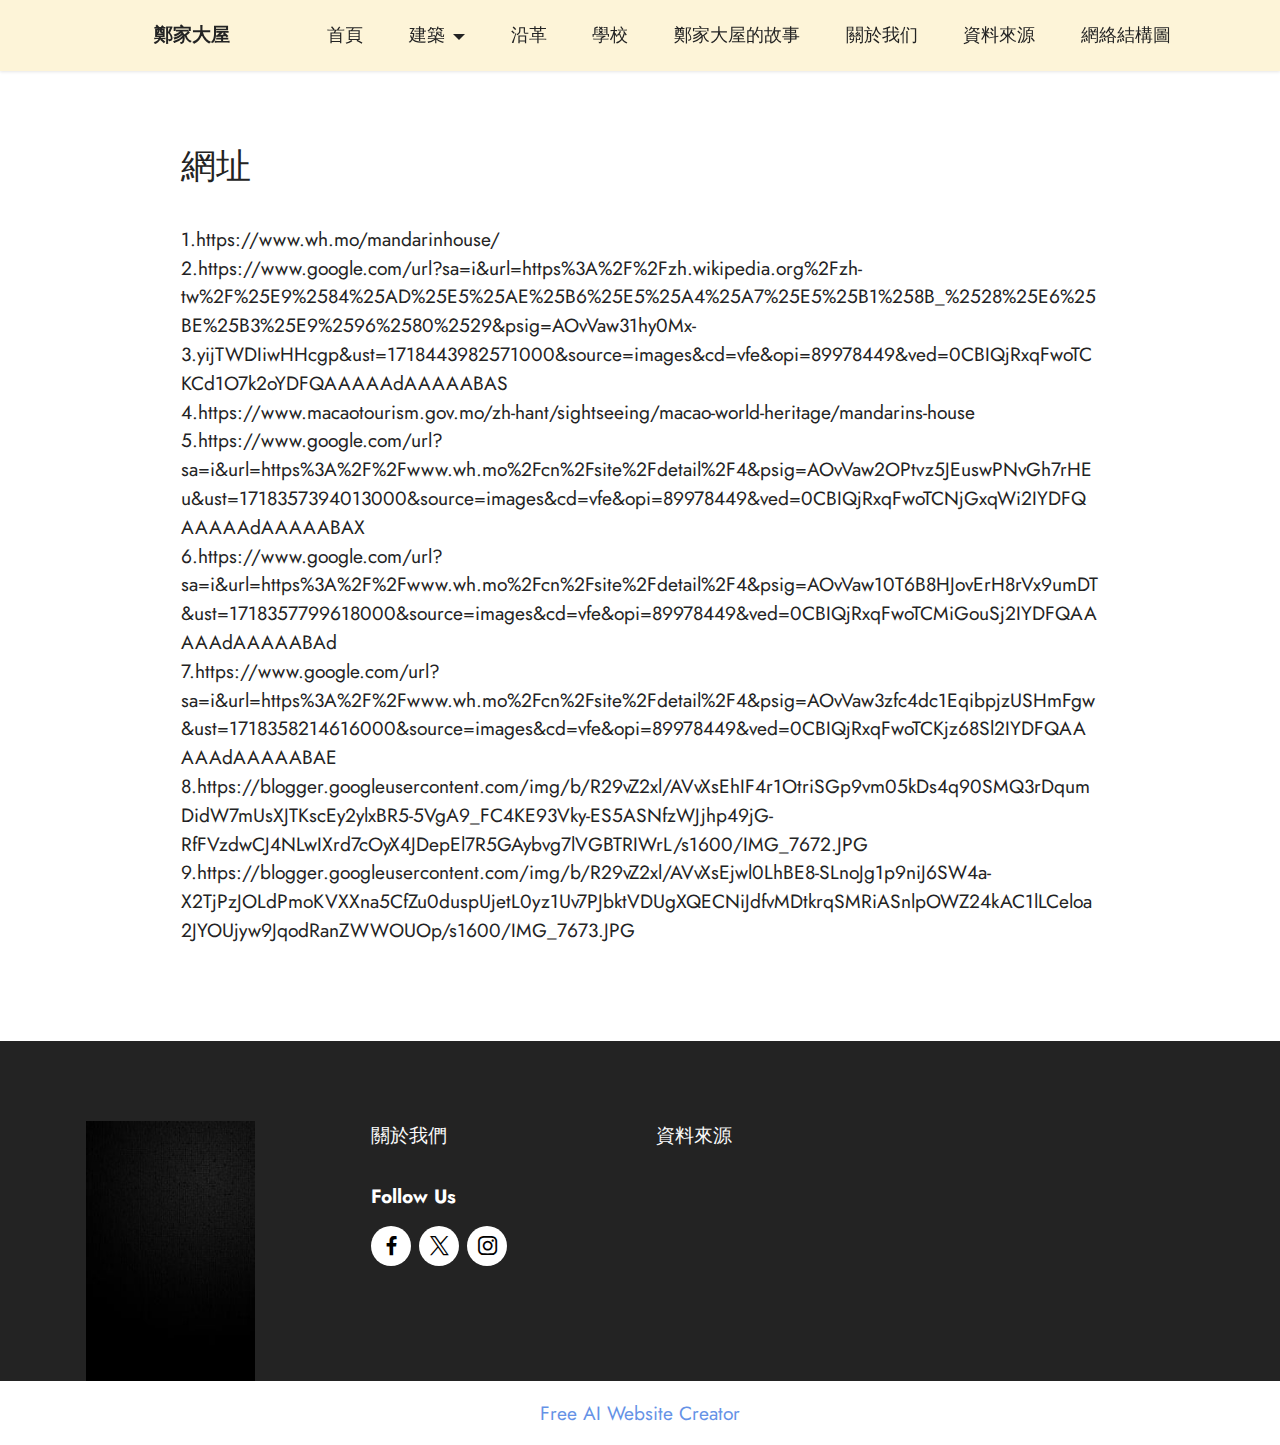
<file: page9.html>
<!DOCTYPE html>
<html  >
<head>
  <!-- Site made with Mobirise Website Builder v5.9.18, https://mobirise.com -->
  <meta charset="UTF-8">
  <meta http-equiv="X-UA-Compatible" content="IE=edge">
  <meta name="generator" content="Mobirise v5.9.18, mobirise.com">
  <meta name="viewport" content="width=device-width, initial-scale=1, minimum-scale=1">
  <link rel="shortcut icon" href="assets/images/logo-2.png" type="image/x-icon">
  <meta name="description" content="">
  
  
  <title>資料</title>
  <link rel="stylesheet" href="assets/bootstrap/css/bootstrap.min.css">
  <link rel="stylesheet" href="assets/bootstrap/css/bootstrap-grid.min.css">
  <link rel="stylesheet" href="assets/bootstrap/css/bootstrap-reboot.min.css">
  <link rel="stylesheet" href="assets/dropdown/css/style.css">
  <link rel="stylesheet" href="assets/socicon/css/styles.css">
  <link rel="stylesheet" href="assets/theme/css/style.css">
  <link rel="preload" href="https://fonts.googleapis.com/css?family=Jost:100,200,300,400,500,600,700,800,900,100i,200i,300i,400i,500i,600i,700i,800i,900i&display=swap" as="style" onload="this.onload=null;this.rel='stylesheet'">
  <noscript><link rel="stylesheet" href="https://fonts.googleapis.com/css?family=Jost:100,200,300,400,500,600,700,800,900,100i,200i,300i,400i,500i,600i,700i,800i,900i&display=swap"></noscript>
  <link rel="preload" as="style" href="assets/mobirise/css/mbr-additional.css?v=JSQBBT"><link rel="stylesheet" href="assets/mobirise/css/mbr-additional.css?v=JSQBBT" type="text/css">

  
  
  
</head>
<body>
  
  <section data-bs-version="5.1" class="menu menu1 cid-udySqlq97q" once="menu" id="menu1-1q">
    

    <nav class="navbar navbar-dropdown navbar-fixed-top navbar-expand-lg">
        <div class="container">
            <div class="navbar-brand">
                <span class="navbar-logo">
                    <a href="https://mobiri.se">
                        <img src="assets/images/logo-2.png" alt="Mobirise Website Builder" style="height: 3rem;">
                    </a>
                </span>
                <span class="navbar-caption-wrap"><a class="navbar-caption text-black display-7" href="https://mobiri.se">鄭家大屋</a></span>
            </div>
            <button class="navbar-toggler" type="button" data-toggle="collapse" data-bs-toggle="collapse" data-target="#navbarSupportedContent" data-bs-target="#navbarSupportedContent" aria-controls="navbarNavAltMarkup" aria-expanded="false" aria-label="Toggle navigation">
                <div class="hamburger">
                    <span></span>
                    <span></span>
                    <span></span>
                    <span></span>
                </div>
            </button>
            <div class="collapse navbar-collapse" id="navbarSupportedContent">
                <ul class="navbar-nav nav-dropdown nav-right" data-app-modern-menu="true"><li class="nav-item"><a class="nav-link link text-black text-primary display-4" href="index.html">首頁</a></li><li class="nav-item dropdown"><a class="nav-link link text-black text-primary dropdown-toggle display-4" href="page3.html" data-toggle="dropdown-submenu" data-bs-toggle="dropdown" data-bs-auto-close="outside" aria-expanded="false">建築</a><div class="dropdown-menu" aria-labelledby="dropdown-684"><a class="text-black text-primary dropdown-item display-4" href="page3.html#header11-1">建築風格與結構</a><a class="text-black text-primary dropdown-item display-4" href="page5.html">&nbsp; &nbsp; &nbsp; 風水</a><a class="text-black text-primary show dropdown-item display-4" href="page6.html">&nbsp; &nbsp; 修复工程</a></div></li><li class="nav-item"><a class="nav-link link text-black text-primary display-4" href="page2.html">沿革</a></li>
                    <li class="nav-item"><a class="nav-link link text-black text-primary display-4" href="page1.html">學校</a></li><li class="nav-item"><a class="nav-link link text-black text-primary display-4" href="page7.html">鄭家大屋的故事</a></li><li class="nav-item"><a class="nav-link link text-black text-primary display-4" href="page8.html">關於我们</a></li><li class="nav-item"><a class="nav-link link text-black text-primary display-4" href="page9.html">資料來源</a></li><li class="nav-item"><a class="nav-link link text-black text-primary display-4" href="page10.html">網絡結構圖</a></li></ul>
                
                
            </div>
        </div>
    </nav>
</section>

<section data-bs-version="5.1" class="content5 cid-ufFadC62Js" id="content5-24">
    
    <div class="container">
        <div class="row justify-content-center">
            <div class="col-md-12 col-lg-10">
                
                <h4 class="mbr-section-subtitle mbr-fonts-style mb-4 display-5">網址</h4>
                <p class="mbr-text mbr-fonts-style display-7">1.https://www.wh.mo/mandarinhouse/<br>2.https://www.google.com/url?sa=i&amp;url=https%3A%2F%2Fzh.wikipedia.org%2Fzh-tw%2F%25E9%2584%25AD%25E5%25AE%25B6%25E5%25A4%25A7%25E5%25B1%258B_%2528%25E6%25BE%25B3%25E9%2596%2580%2529&amp;psig=AOvVaw31hy0Mx-3.yijTWDIiwHHcgp&amp;ust=1718443982571000&amp;source=images&amp;cd=vfe&amp;opi=89978449&amp;ved=0CBIQjRxqFwoTCKCd1O7k2oYDFQAAAAAdAAAAABAS<br>4.https://www.macaotourism.gov.mo/zh-hant/sightseeing/macao-world-heritage/mandarins-house<br>5.https://www.google.com/url?sa=i&amp;url=https%3A%2F%2Fwww.wh.mo%2Fcn%2Fsite%2Fdetail%2F4&amp;psig=AOvVaw2OPtvz5JEuswPNvGh7rHEu&amp;ust=1718357394013000&amp;source=images&amp;cd=vfe&amp;opi=89978449&amp;ved=0CBIQjRxqFwoTCNjGxqWi2IYDFQAAAAAdAAAAABAX<br>6.https://www.google.com/url?sa=i&amp;url=https%3A%2F%2Fwww.wh.mo%2Fcn%2Fsite%2Fdetail%2F4&amp;psig=AOvVaw10T6B8HJovErH8rVx9umDT&amp;ust=1718357799618000&amp;source=images&amp;cd=vfe&amp;opi=89978449&amp;ved=0CBIQjRxqFwoTCMiGouSj2IYDFQAAAAAdAAAAABAd<br>7.https://www.google.com/url?sa=i&amp;url=https%3A%2F%2Fwww.wh.mo%2Fcn%2Fsite%2Fdetail%2F4&amp;psig=AOvVaw3zfc4dc1EqibpjzUSHmFgw&amp;ust=1718358214616000&amp;source=images&amp;cd=vfe&amp;opi=89978449&amp;ved=0CBIQjRxqFwoTCKjz68Sl2IYDFQAAAAAdAAAAABAE<br>8.https://blogger.googleusercontent.com/img/b/R29vZ2xl/AVvXsEhIF4r1OtriSGp9vm05kDs4q90SMQ3rDqumDidW7mUsXJTKscEy2ylxBR5-5VgA9_FC4KE93Vky-ES5ASNfzWJjhp49jG-RfFVzdwCJ4NLwIXrd7cOyX4JDepEl7R5GAybvg7lVGBTRIWrL/s1600/IMG_7672.JPG<br>9.https://blogger.googleusercontent.com/img/b/R29vZ2xl/AVvXsEjwl0LhBE8-SLnoJg1p9niJ6SW4a-X2TjPzJOLdPmoKVXXna5CfZu0duspUjetL0yz1Uv7PJbktVDUgXQECNiJdfvMDtkrqSMRiASnlpOWZ24kAC1lLCeloa2JYOUjyw9JqodRanZWWOUOp/s1600/IMG_7673.JPG&nbsp;<br></p>
            </div>
        </div>
    </div>
</section>

<section data-bs-version="5.1" class="footer4 cid-uerzCeBufe" once="footers" id="footer4-1r">

    

    
    
    <div class="container">
        <div class="row mbr-white">
            <div class="col-6 col-lg-3">
                <div class="media-wrap col-md-8 col-12">
                    <a href="https://mobiri.se/">
                        <img src="assets/images/9accbd607cd85ec635403ab1d432c0cb-t-198x306.jpg" alt="Mobirise Website Builder">
                    </a>
                </div>
            </div>
            <div class="col-12 col-md-6 col-lg-3">
                <h5 class="mbr-section-subtitle mbr-fonts-style mb-2 display-7"><strong><a href="page8.html" class="text-white text-primary">關於我們</a></strong></h5>
                <p class="mbr-text mbr-fonts-style mb-4 display-4"></p>
                <h5 class="mbr-section-subtitle mbr-fonts-style mb-3 display-7">
                    <strong>Follow Us</strong>
                </h5>
                <div class="social-row display-7">
                    <div class="soc-item">
                        <a href="https://twitter.com/mobirise" target="_blank">
                            <span class="mbr-iconfont socicon socicon-facebook"></span>
                        </a>
                    </div>
                    <div class="soc-item">
                        <a href="https://twitter.com/mobirise" target="_blank">
                            <span class="mbr-iconfont socicon socicon-twitter"></span>
                        </a>
                    </div>
                    <div class="soc-item">
                        <a href="https://twitter.com/mobirise" target="_blank">
                            <span class="mbr-iconfont socicon socicon-instagram"></span>
                        </a>
                    </div>
                    
                </div>
            </div>
            <div class="col-12 col-md-6 col-lg-3">
                <h5 class="mbr-section-subtitle mbr-fonts-style mb-2 display-7"><strong><a href="page9.html" class="text-white text-primary">資料來源</a></strong></h5>
                <ul class="list mbr-fonts-style display-4">
                    <li class="mbr-text item-wrap"><br></li>
                </ul>
            </div>
            <div class="col-12 col-md-6 col-lg-3">
                <h5 class="mbr-section-subtitle mbr-fonts-style mb-2 display-7"></h5>
                <ul class="list mbr-fonts-style display-4">
                    <li class="mbr-text item-wrap"><br></li>
                </ul>
            </div>
            
        </div>
    </div>
</section><section class="display-7" style="padding: 0;align-items: center;justify-content: center;flex-wrap: wrap;    align-content: center;display: flex;position: relative;height: 4rem;"><a href="https://mobiri.se/2888951" style="flex: 1 1;height: 4rem;position: absolute;width: 100%;z-index: 1;"><img alt="" style="height: 4rem;" src="[data-uri]"></a><p style="margin: 0;text-align: center;" class="display-7">&#8204;</p><a style="z-index:1" href="https://mobirise.com/builder/ai-website-creator.html">Free AI Website Creator</a></section><script src="assets/bootstrap/js/bootstrap.bundle.min.js"></script>  <script src="assets/smoothscroll/smooth-scroll.js"></script>  <script src="assets/ytplayer/index.js"></script>  <script src="assets/dropdown/js/navbar-dropdown.js"></script>  <script src="assets/theme/js/script.js"></script>  
  
  
</body>
</html>
</file>
<file: assets/dropdown/css/style.css>
.navbar-dropdown {
  left: 0;
  padding: 0;
  position: absolute;
  right: 0;
  top: 0;
  transition: all 0.45s ease;
  z-index: 1030;
  background: #282828; }
  .navbar-dropdown .navbar-logo {
    margin-right: 0.8rem;
    transition: margin 0.3s ease-in-out;
    vertical-align: middle; }
    .navbar-dropdown .navbar-logo img {
      height: 3.125rem;
      transition: all 0.3s ease-in-out; }
    .navbar-dropdown .navbar-logo.mbr-iconfont {
      font-size: 3.125rem;
      line-height: 3.125rem; }
  .navbar-dropdown .navbar-caption {
    font-weight: 700;
    white-space: normal;
    vertical-align: -4px;
    line-height: 3.125rem !important; }
    .navbar-dropdown .navbar-caption, .navbar-dropdown .navbar-caption:hover {
      color: inherit;
      text-decoration: none; }
  .navbar-dropdown .mbr-iconfont + .navbar-caption {
    vertical-align: -1px; }
  .navbar-dropdown.navbar-fixed-top {
    position: fixed; }
  .navbar-dropdown .navbar-brand span {
    vertical-align: -4px; }
  .navbar-dropdown.bg-color.transparent {
    background: none; }
  .navbar-dropdown.navbar-short .navbar-brand {
    padding: 0.625rem 0; }
    .navbar-dropdown.navbar-short .navbar-brand span {
      vertical-align: -1px; }
  .navbar-dropdown.navbar-short .navbar-caption {
    line-height: 2.375rem !important;
    vertical-align: -2px; }
  .navbar-dropdown.navbar-short .navbar-logo {
    margin-right: 0.5rem; }
    .navbar-dropdown.navbar-short .navbar-logo img {
      height: 2.375rem; }
    .navbar-dropdown.navbar-short .navbar-logo.mbr-iconfont {
      font-size: 2.375rem;
      line-height: 2.375rem; }
  .navbar-dropdown.navbar-short .mbr-table-cell {
    height: 3.625rem; }
  .navbar-dropdown .navbar-close {
    left: 0.6875rem;
    position: fixed;
    top: 0.75rem;
    z-index: 1000; }
  .navbar-dropdown .hamburger-icon {
    content: "";
    display: inline-block;
    vertical-align: middle;
    width: 16px;
    -webkit-box-shadow: 0 -6px 0 1px #282828,0 0 0 1px #282828,0 6px 0 1px #282828;
    -moz-box-shadow: 0 -6px 0 1px #282828,0 0 0 1px #282828,0 6px 0 1px #282828;
    box-shadow: 0 -6px 0 1px #282828,0 0 0 1px #282828,0 6px 0 1px #282828; }

.dropdown-menu .dropdown-toggle[data-toggle="dropdown-submenu"]::after {
  border-bottom: 0.35em solid transparent;
  border-left: 0.35em solid;
  border-right: 0;
  border-top: 0.35em solid transparent;
  margin-left: 0.3rem; }

.dropdown-menu .dropdown-item:focus {
  outline: 0; }

.nav-dropdown {
  font-size: 0.75rem;
  font-weight: 500;
  height: auto !important; }
  .nav-dropdown .nav-btn {
    padding-left: 1rem; }
  .nav-dropdown .link {
    margin: .667em 1.667em;
    font-weight: 500;
    padding: 0;
    transition: color .2s ease-in-out; }
    .nav-dropdown .link.dropdown-toggle {
      margin-right: 2.583em; }
      .nav-dropdown .link.dropdown-toggle::after {
        margin-left: .25rem;
        border-top: 0.35em solid;
        border-right: 0.35em solid transparent;
        border-left: 0.35em solid transparent;
        border-bottom: 0; }
      .nav-dropdown .link.dropdown-toggle[aria-expanded="true"] {
        margin: 0;
        padding: 0.667em 3.263em  0.667em 1.667em; }
  .nav-dropdown .link::after,
  .nav-dropdown .dropdown-item::after {
    color: inherit; }
  .nav-dropdown .btn {
    font-size: 0.75rem;
    font-weight: 700;
    letter-spacing: 0;
    margin-bottom: 0;
    padding-left: 1.25rem;
    padding-right: 1.25rem; }
  .nav-dropdown .dropdown-menu {
    border-radius: 0;
    border: 0;
    left: 0;
    margin: 0;
    padding-bottom: 1.25rem;
    padding-top: 1.25rem;
    position: relative; }
  .nav-dropdown .dropdown-submenu {
    margin-left: 0.125rem;
    top: 0; }
  .nav-dropdown .dropdown-item {
    font-weight: 500;
    line-height: 2;
    padding: 0.3846em 4.615em 0.3846em 1.5385em;
    position: relative;
    transition: color .2s ease-in-out, background-color .2s ease-in-out; }
    .nav-dropdown .dropdown-item::after {
      margin-top: -0.3077em;
      position: absolute;
      right: 1.1538em;
      top: 50%; }
    .nav-dropdown .dropdown-item:focus, .nav-dropdown .dropdown-item:hover {
      background: none; }

@media (max-width: 767px) {
  .nav-dropdown.navbar-toggleable-sm {
    bottom: 0;
    display: none;
    left: 0;
    overflow-x: hidden;
    position: fixed;
    top: 0;
    transform: translateX(-100%);
    -ms-transform: translateX(-100%);
    -webkit-transform: translateX(-100%);
    width: 18.75rem;
    z-index: 999; } }
.nav-dropdown.navbar-toggleable-xl {
  bottom: 0;
  display: none;
  left: 0;
  overflow-x: hidden;
  position: fixed;
  top: 0;
  transform: translateX(-100%);
  -ms-transform: translateX(-100%);
  -webkit-transform: translateX(-100%);
  width: 18.75rem;
  z-index: 999; }

.nav-dropdown-sm {
  display: block !important;
  overflow-x: hidden;
  overflow: auto;
  padding-top: 3.875rem; }
  .nav-dropdown-sm::after {
    content: "";
    display: block;
    height: 3rem;
    width: 100%; }
  .nav-dropdown-sm.collapse.in ~ .navbar-close {
    display: block !important; }
  .nav-dropdown-sm.collapsing, .nav-dropdown-sm.collapse.in {
    transform: translateX(0);
    -ms-transform: translateX(0);
    -webkit-transform: translateX(0);
    transition: all 0.25s ease-out;
    -webkit-transition: all 0.25s ease-out;
    background: #282828; }
  .nav-dropdown-sm.collapsing[aria-expanded="false"] {
    transform: translateX(-100%);
    -ms-transform: translateX(-100%);
    -webkit-transform: translateX(-100%); }
  .nav-dropdown-sm .nav-item {
    display: block;
    margin-left: 0 !important;
    padding-left: 0; }
  .nav-dropdown-sm .link,
  .nav-dropdown-sm .dropdown-item {
    border-top: 1px dotted rgba(255, 255, 255, 0.1);
    font-size: 0.8125rem;
    line-height: 1.6;
    margin: 0 !important;
    padding: 0.875rem 2.4rem 0.875rem 1.5625rem !important;
    position: relative;
    white-space: normal; }
    .nav-dropdown-sm .link:focus, .nav-dropdown-sm .link:hover,
    .nav-dropdown-sm .dropdown-item:focus,
    .nav-dropdown-sm .dropdown-item:hover {
      background: rgba(0, 0, 0, 0.2) !important;
      color: #c0a375; }
  .nav-dropdown-sm .nav-btn {
    position: relative;
    padding: 1.5625rem 1.5625rem 0 1.5625rem; }
    .nav-dropdown-sm .nav-btn::before {
      border-top: 1px dotted rgba(255, 255, 255, 0.1);
      content: "";
      left: 0;
      position: absolute;
      top: 0;
      width: 100%; }
    .nav-dropdown-sm .nav-btn + .nav-btn {
      padding-top: 0.625rem; }
      .nav-dropdown-sm .nav-btn + .nav-btn::before {
        display: none; }
  .nav-dropdown-sm .btn {
    padding: 0.625rem 0; }
  .nav-dropdown-sm .dropdown-toggle[data-toggle="dropdown-submenu"]::after {
    margin-left: .25rem;
    border-top: 0.35em solid;
    border-right: 0.35em solid transparent;
    border-left: 0.35em solid transparent;
    border-bottom: 0; }
  .nav-dropdown-sm .dropdown-toggle[data-toggle="dropdown-submenu"][aria-expanded="true"]::after {
    border-top: 0;
    border-right: 0.35em solid transparent;
    border-left: 0.35em solid transparent;
    border-bottom: 0.35em solid; }
  .nav-dropdown-sm .dropdown-menu {
    margin: 0;
    padding: 0;
    position: relative;
    top: 0;
    left: 0;
    width: 100%;
    border: 0;
    float: none;
    border-radius: 0;
    background: none; }
  .nav-dropdown-sm .dropdown-submenu {
    left: 100%;
    margin-left: 0.125rem;
    margin-top: -1.25rem;
    top: 0; }

.navbar-toggleable-sm .nav-dropdown .dropdown-menu {
  position: absolute; }

.navbar-toggleable-sm .nav-dropdown .dropdown-submenu {
  left: 100%;
  margin-left: 0.125rem;
  margin-top: -1.25rem;
  top: 0; }

.navbar-toggleable-sm.opened .nav-dropdown .dropdown-menu {
  position: relative; }

.navbar-toggleable-sm.opened .nav-dropdown .dropdown-submenu {
  left: 0;
  margin-left: 00rem;
  margin-top: 0rem;
  top: 0; }

.is-builder .nav-dropdown.collapsing {
  transition: none !important; }
</file>
<file: assets/socicon/css/styles.css>
@charset "UTF-8";

@font-face {
  font-family: 'Socicon';
  src:  url('../fonts/socicon.eot');
  src:  url('../fonts/socicon.eot?#iefix') format('embedded-opentype'),
    url('../fonts/socicon.woff2') format('woff2'),
    url('../fonts/socicon.ttf') format('truetype'),
    url('../fonts/socicon.woff') format('woff'),
    url('../fonts/socicon.svg#socicon') format('svg');
  font-weight: normal;
  font-style: normal;
  font-display: swap;
}

[data-icon]:before {
  font-family: "socicon" !important;
  content: attr(data-icon);
  font-style: normal !important;
  font-weight: normal !important;
  font-variant: normal !important;
  text-transform: none !important;
  speak: none;
  line-height: 1;
  -webkit-font-smoothing: antialiased;
  -moz-osx-font-smoothing: grayscale;
}

[class^="socicon-"], [class*=" socicon-"] {
  /* use !important to prevent issues with browser extensions that change fonts */
  font-family: 'Socicon' !important;
  speak: none;
  font-style: normal;
  font-weight: normal;
  font-variant: normal;
  text-transform: none;
  line-height: 1;

  /* Better Font Rendering =========== */
  -webkit-font-smoothing: antialiased;
  -moz-osx-font-smoothing: grayscale;
}

.socicon-500px:before {
  content: "\e000";
}
.socicon-8tracks:before {
  content: "\e001";
}
.socicon-airbnb:before {
  content: "\e002";
}
.socicon-alliance:before {
  content: "\e003";
}
.socicon-amazon:before {
  content: "\e004";
}
.socicon-amplement:before {
  content: "\e005";
}
.socicon-android:before {
  content: "\e006";
}
.socicon-angellist:before {
  content: "\e007";
}
.socicon-apple:before {
  content: "\e008";
}
.socicon-appnet:before {
  content: "\e009";
}
.socicon-baidu:before {
  content: "\e00a";
}
.socicon-bandcamp:before {
  content: "\e00b";
}
.socicon-battlenet:before {
  content: "\e00c";
}
.socicon-mixer:before {
  content: "\e00d";
}
.socicon-bebee:before {
  content: "\e00e";
}
.socicon-bebo:before {
  content: "\e00f";
}
.socicon-behance:before {
  content: "\e010";
}
.socicon-blizzard:before {
  content: "\e011";
}
.socicon-blogger:before {
  content: "\e012";
}
.socicon-buffer:before {
  content: "\e013";
}
.socicon-chrome:before {
  content: "\e014";
}
.socicon-coderwall:before {
  content: "\e015";
}
.socicon-curse:before {
  content: "\e016";
}
.socicon-dailymotion:before {
  content: "\e017";
}
.socicon-deezer:before {
  content: "\e018";
}
.socicon-delicious:before {
  content: "\e019";
}
.socicon-deviantart:before {
  content: "\e01a";
}
.socicon-diablo:before {
  content: "\e01b";
}
.socicon-digg:before {
  content: "\e01c";
}
.socicon-discord:before {
  content: "\e01d";
}
.socicon-disqus:before {
  content: "\e01e";
}
.socicon-douban:before {
  content: "\e01f";
}
.socicon-draugiem:before {
  content: "\e020";
}
.socicon-dribbble:before {
  content: "\e021";
}
.socicon-drupal:before {
  content: "\e022";
}
.socicon-ebay:before {
  content: "\e023";
}
.socicon-ello:before {
  content: "\e024";
}
.socicon-endomodo:before {
  content: "\e025";
}
.socicon-envato:before {
  content: "\e026";
}
.socicon-etsy:before {
  content: "\e027";
}
.socicon-facebook:before {
  content: "\e028";
}
.socicon-feedburner:before {
  content: "\e029";
}
.socicon-filmweb:before {
  content: "\e02a";
}
.socicon-firefox:before {
  content: "\e02b";
}
.socicon-flattr:before {
  content: "\e02c";
}
.socicon-flickr:before {
  content: "\e02d";
}
.socicon-formulr:before {
  content: "\e02e";
}
.socicon-forrst:before {
  content: "\e02f";
}
.socicon-foursquare:before {
  content: "\e030";
}
.socicon-friendfeed:before {
  content: "\e031";
}
.socicon-github:before {
  content: "\e032";
}
.socicon-goodreads:before {
  content: "\e033";
}
.socicon-google:before {
  content: "\e034";
}
.socicon-googlescholar:before {
  content: "\e035";
}
.socicon-googlegroups:before {
  content: "\e036";
}
.socicon-googlephotos:before {
  content: "\e037";
}
.socicon-googleplus:before {
  content: "\e038";
}
.socicon-grooveshark:before {
  content: "\e039";
}
.socicon-hackerrank:before {
  content: "\e03a";
}
.socicon-hearthstone:before {
  content: "\e03b";
}
.socicon-hellocoton:before {
  content: "\e03c";
}
.socicon-heroes:before {
  content: "\e03d";
}
.socicon-smashcast:before {
  content: "\e03e";
}
.socicon-horde:before {
  content: "\e03f";
}
.socicon-houzz:before {
  content: "\e040";
}
.socicon-icq:before {
  content: "\e041";
}
.socicon-identica:before {
  content: "\e042";
}
.socicon-imdb:before {
  content: "\e043";
}
.socicon-instagram:before {
  content: "\e044";
}
.socicon-issuu:before {
  content: "\e045";
}
.socicon-istock:before {
  content: "\e046";
}
.socicon-itunes:before {
  content: "\e047";
}
.socicon-keybase:before {
  content: "\e048";
}
.socicon-lanyrd:before {
  content: "\e049";
}
.socicon-lastfm:before {
  content: "\e04a";
}
.socicon-line:before {
  content: "\e04b";
}
.socicon-linkedin:before {
  content: "\e04c";
}
.socicon-livejournal:before {
  content: "\e04d";
}
.socicon-lyft:before {
  content: "\e04e";
}
.socicon-macos:before {
  content: "\e04f";
}
.socicon-mail:before {
  content: "\e050";
}
.socicon-medium:before {
  content: "\e051";
}
.socicon-meetup:before {
  content: "\e052";
}
.socicon-mixcloud:before {
  content: "\e053";
}
.socicon-modelmayhem:before {
  content: "\e054";
}
.socicon-mumble:before {
  content: "\e055";
}
.socicon-myspace:before {
  content: "\e056";
}
.socicon-newsvine:before {
  content: "\e057";
}
.socicon-nintendo:before {
  content: "\e058";
}
.socicon-npm:before {
  content: "\e059";
}
.socicon-odnoklassniki:before {
  content: "\e05a";
}
.socicon-openid:before {
  content: "\e05b";
}
.socicon-opera:before {
  content: "\e05c";
}
.socicon-outlook:before {
  content: "\e05d";
}
.socicon-overwatch:before {
  content: "\e05e";
}
.socicon-patreon:before {
  content: "\e05f";
}
.socicon-paypal:before {
  content: "\e060";
}
.socicon-periscope:before {
  content: "\e061";
}
.socicon-persona:before {
  content: "\e062";
}
.socicon-pinterest:before {
  content: "\e063";
}
.socicon-play:before {
  content: "\e064";
}
.socicon-player:before {
  content: "\e065";
}
.socicon-playstation:before {
  content: "\e066";
}
.socicon-pocket:before {
  content: "\e067";
}
.socicon-qq:before {
  content: "\e068";
}
.socicon-quora:before {
  content: "\e069";
}
.socicon-raidcall:before {
  content: "\e06a";
}
.socicon-ravelry:before {
  content: "\e06b";
}
.socicon-reddit:before {
  content: "\e06c";
}
.socicon-renren:before {
  content: "\e06d";
}
.socicon-researchgate:before {
  content: "\e06e";
}
.socicon-residentadvisor:before {
  content: "\e06f";
}
.socicon-reverbnation:before {
  content: "\e070";
}
.socicon-rss:before {
  content: "\e071";
}
.socicon-sharethis:before {
  content: "\e072";
}
.socicon-skype:before {
  content: "\e073";
}
.socicon-slideshare:before {
  content: "\e074";
}
.socicon-smugmug:before {
  content: "\e075";
}
.socicon-snapchat:before {
  content: "\e076";
}
.socicon-songkick:before {
  content: "\e077";
}
.socicon-soundcloud:before {
  content: "\e078";
}
.socicon-spotify:before {
  content: "\e079";
}
.socicon-stackexchange:before {
  content: "\e07a";
}
.socicon-stackoverflow:before {
  content: "\e07b";
}
.socicon-starcraft:before {
  content: "\e07c";
}
.socicon-stayfriends:before {
  content: "\e07d";
}
.socicon-steam:before {
  content: "\e07e";
}
.socicon-storehouse:before {
  content: "\e07f";
}
.socicon-strava:before {
  content: "\e080";
}
.socicon-streamjar:before {
  content: "\e081";
}
.socicon-stumbleupon:before {
  content: "\e082";
}
.socicon-swarm:before {
  content: "\e083";
}
.socicon-teamspeak:before {
  content: "\e084";
}
.socicon-teamviewer:before {
  content: "\e085";
}
.socicon-technorati:before {
  content: "\e086";
}
.socicon-telegram:before {
  content: "\e087";
}
.socicon-tripadvisor:before {
  content: "\e088";
}
.socicon-tripit:before {
  content: "\e089";
}
.socicon-triplej:before {
  content: "\e08a";
}
.socicon-tumblr:before {
  content: "\e08b";
}
.socicon-twitch:before {
  content: "\e08c";
}
.socicon-twitter:before {
  content: "\e08d";
}
.socicon-uber:before {
  content: "\e08e";
}
.socicon-ventrilo:before {
  content: "\e08f";
}
.socicon-viadeo:before {
  content: "\e090";
}
.socicon-viber:before {
  content: "\e091";
}
.socicon-viewbug:before {
  content: "\e092";
}
.socicon-vimeo:before {
  content: "\e093";
}
.socicon-vine:before {
  content: "\e094";
}
.socicon-vkontakte:before {
  content: "\e095";
}
.socicon-warcraft:before {
  content: "\e096";
}
.socicon-wechat:before {
  content: "\e097";
}
.socicon-weibo:before {
  content: "\e098";
}
.socicon-whatsapp:before {
  content: "\e099";
}
.socicon-wikipedia:before {
  content: "\e09a";
}
.socicon-windows:before {
  content: "\e09b";
}
.socicon-wordpress:before {
  content: "\e09c";
}
.socicon-wykop:before {
  content: "\e09d";
}
.socicon-xbox:before {
  content: "\e09e";
}
.socicon-xing:before {
  content: "\e09f";
}
.socicon-yahoo:before {
  content: "\e0a0";
}
.socicon-yammer:before {
  content: "\e0a1";
}
.socicon-yandex:before {
  content: "\e0a2";
}
.socicon-yelp:before {
  content: "\e0a3";
}
.socicon-younow:before {
  content: "\e0a4";
}
.socicon-youtube:before {
  content: "\e0a5";
}
.socicon-zapier:before {
  content: "\e0a6";
}
.socicon-zerply:before {
  content: "\e0a7";
}
.socicon-zomato:before {
  content: "\e0a8";
}
.socicon-zynga:before {
  content: "\e0a9";
}
.socicon-spreadshirt:before {
  content: "\e901";
}
.socicon-gamejolt:before {
  content: "\e902";
}
.socicon-trello:before {
  content: "\e903";
}
.socicon-tunein:before {
  content: "\e904";
}
.socicon-bloglovin:before {
  content: "\e905";
}
.socicon-gamewisp:before {
  content: "\e906";
}
.socicon-messenger:before {
  content: "\e907";
}
.socicon-pandora:before {
  content: "\e908";
}
.socicon-augment:before {
  content: "\e909";
}
.socicon-bitbucket:before {
  content: "\e90a";
}
.socicon-fyuse:before {
  content: "\e90b";
}
.socicon-yt-gaming:before {
  content: "\e90c";
}
.socicon-sketchfab:before {
  content: "\e90d";
}
.socicon-mobcrush:before {
  content: "\e90e";
}
.socicon-microsoft:before {
  content: "\e90f";
}
.socicon-realtor:before {
  content: "\e910";
}
.socicon-tidal:before {
  content: "\e911";
}
.socicon-qobuz:before {
  content: "\e912";
}
.socicon-natgeo:before {
  content: "\e913";
}
.socicon-mastodon:before {
  content: "\e914";
}
.socicon-unsplash:before {
  content: "\e915";
}
.socicon-homeadvisor:before {
  content: "\e916";
}
.socicon-angieslist:before {
  content: "\e917";
}
.socicon-codepen:before {
  content: "\e918";
}
.socicon-slack:before {
  content: "\e919";
}
.socicon-openaigym:before {
  content: "\e91a";
}
.socicon-logmein:before {
  content: "\e91b";
}
.socicon-fiverr:before {
  content: "\e91c";
}
.socicon-gotomeeting:before {
  content: "\e91d";
}
.socicon-aliexpress:before {
  content: "\e91e";
}
.socicon-guru:before {
  content: "\e91f";
}
.socicon-appstore:before {
  content: "\e920";
}
.socicon-homes:before {
  content: "\e921";
}
.socicon-zoom:before {
  content: "\e922";
}
.socicon-alibaba:before {
  content: "\e923";
}
.socicon-craigslist:before {
  content: "\e924";
}
.socicon-wix:before {
  content: "\e925";
}
.socicon-redfin:before {
  content: "\e926";
}
.socicon-googlecalendar:before {
  content: "\e927";
}
.socicon-shopify:before {
  content: "\e928";
}
.socicon-freelancer:before {
  content: "\e929";
}
.socicon-seedrs:before {
  content: "\e92a";
}
.socicon-bing:before {
  content: "\e92b";
}
.socicon-doodle:before {
  content: "\e92c";
}
.socicon-bonanza:before {
  content: "\e92d";
}
.socicon-squarespace:before {
  content: "\e92e";
}
.socicon-toptal:before {
  content: "\e92f";
}
.socicon-gust:before {
  content: "\e930";
}
.socicon-ask:before {
  content: "\e931";
}
.socicon-trulia:before {
  content: "\e932";
}
.socicon-loomly:before {
  content: "\e933";
}
.socicon-ghost:before {
  content: "\e934";
}
.socicon-upwork:before {
  content: "\e935";
}
.socicon-fundable:before {
  content: "\e936";
}
.socicon-booking:before {
  content: "\e937";
}
.socicon-googlemaps:before {
  content: "\e938";
}
.socicon-zillow:before {
  content: "\e939";
}
.socicon-niconico:before {
  content: "\e93a";
}
.socicon-toneden:before {
  content: "\e93b";
}
.socicon-crunchbase:before {
  content: "\e93c";
}
.socicon-homefy:before {
  content: "\e93d";
}
.socicon-calendly:before {
  content: "\e93e";
}
.socicon-livemaster:before {
  content: "\e93f";
}
.socicon-udemy:before {
  content: "\e940";
}
.socicon-codered:before {
  content: "\e941";
}
.socicon-origin:before {
  content: "\e942";
}
.socicon-nextdoor:before {
  content: "\e943";
}
.socicon-portfolio:before {
  content: "\e944";
}
.socicon-instructables:before {
  content: "\e945";
}
.socicon-gitlab:before {
  content: "\e946";
}
.socicon-hackernews:before {
  content: "\e947";
}
.socicon-smashwords:before {
  content: "\e948";
}
.socicon-kobo:before {
  content: "\e949";
}
.socicon-bookbub:before {
  content: "\e94a";
}
.socicon-mailru:before {
  content: "\e94b";
}
.socicon-moddb:before {
  content: "\e94c";
}
.socicon-indiedb:before {
  content: "\e94d";
}
.socicon-traxsource:before {
  content: "\e94e";
}
.socicon-gamefor:before {
  content: "\e94f";
}
.socicon-pixiv:before {
  content: "\e950";
}
.socicon-myanimelist:before {
  content: "\e951";
}
.socicon-blackberry:before {
  content: "\e952";
}
.socicon-wickr:before {
  content: "\e953";
}
.socicon-spip:before {
  content: "\e954";
}
.socicon-napster:before {
  content: "\e955";
}
.socicon-beatport:before {
  content: "\e956";
}
.socicon-hackerone:before {
  content: "\e957";
}
.socicon-internet:before {
  content: "\e958";
}
.socicon-ubuntu:before {
  content: "\e959";
}
.socicon-artstation:before {
  content: "\e95a";
}
.socicon-invision:before {
  content: "\e95b";
}
.socicon-torial:before {
  content: "\e95c";
}
.socicon-collectorz:before {
  content: "\e95d";
}
.socicon-seenthis:before {
  content: "\e95e";
}
.socicon-googleplaymusic:before {
  content: "\e95f";
}
.socicon-debian:before {
  content: "\e960";
}
.socicon-filmfreeway:before {
  content: "\e961";
}
.socicon-gnome:before {
  content: "\e962";
}
.socicon-itchio:before {
  content: "\e963";
}
.socicon-jamendo:before {
  content: "\e964";
}
.socicon-mix:before {
  content: "\e965";
}
.socicon-sharepoint:before {
  content: "\e966";
}
.socicon-tinder:before {
  content: "\e967";
}
.socicon-windguru:before {
  content: "\e968";
}
.socicon-cdbaby:before {
  content: "\e969";
}
.socicon-elementaryos:before {
  content: "\e96a";
}
.socicon-stage32:before {
  content: "\e96b";
}
.socicon-tiktok:before {
  content: "\e96c";
}
.socicon-gitter:before {
  content: "\e96d";
}
.socicon-letterboxd:before {
  content: "\e96e";
}
.socicon-threema:before {
  content: "\e96f";
}
.socicon-splice:before {
  content: "\e970";
}
.socicon-metapop:before {
  content: "\e971";
}
.socicon-naver:before {
  content: "\e972";
}
.socicon-remote:before {
  content: "\e973";
}
.socicon-flipboard:before {
  content: "\e974";
}
.socicon-googlehangouts:before {
  content: "\e975";
}
.socicon-dlive:before {
  content: "\e976";
}
.socicon-vsco:before {
  content: "\e977";
}
.socicon-stitcher:before {
  content: "\e978";
}
.socicon-avvo:before {
  content: "\e979";
}
.socicon-redbubble:before {
  content: "\e97a";
}
.socicon-society6:before {
  content: "\e97b";
}
.socicon-zazzle:before {
  content: "\e97c";
}
.socicon-eitaa:before {
  content: "\e97d";
}
.socicon-soroush:before {
  content: "\e97e";
}
.socicon-bale:before {
  content: "\e97f";
}
</file>
<file: assets/theme/css/style.css>
@charset "UTF-8";
section {
  background-color: #ffffff;
}

body {
  font-style: normal;
  line-height: 1.5;
  font-weight: 400;
  color: #232323;
  position: relative;
}

button {
  background-color: transparent;
  border-color: transparent;
}

section,
.container,
.container-fluid {
  position: relative;
  word-wrap: break-word;
}

a.mbr-iconfont:hover {
  text-decoration: none;
}

.article .lead p,
.article .lead ul,
.article .lead ol,
.article .lead pre,
.article .lead blockquote {
  margin-bottom: 0;
}

a {
  font-style: normal;
  font-weight: 400;
  cursor: pointer;
}
a, a:hover {
  text-decoration: none;
}

.mbr-section-title {
  font-style: normal;
  line-height: 1.3;
}

.mbr-section-subtitle {
  line-height: 1.3;
}

.mbr-text {
  font-style: normal;
  line-height: 1.7;
}

h1,
h2,
h3,
h4,
h5,
h6,
.display-1,
.display-2,
.display-4,
.display-5,
.display-7,
span,
p,
a {
  line-height: 1;
  word-break: break-word;
  word-wrap: break-word;
  font-weight: 400;
}

b,
strong {
  font-weight: bold;
}

input:-webkit-autofill, input:-webkit-autofill:hover, input:-webkit-autofill:focus, input:-webkit-autofill:active {
  transition-delay: 9999s;
  -webkit-transition-property: background-color, color;
  transition-property: background-color, color;
}

textarea[type=hidden] {
  display: none;
}

section {
  background-position: 50% 50%;
  background-repeat: no-repeat;
  background-size: cover;
}
section .mbr-background-video,
section .mbr-background-video-preview {
  position: absolute;
  bottom: 0;
  left: 0;
  right: 0;
  top: 0;
}

.hidden {
  visibility: hidden;
}

.mbr-z-index20 {
  z-index: 20;
}

/*! Base colors */
.mbr-white {
  color: #ffffff;
}

.mbr-black {
  color: #111111;
}

.mbr-bg-white {
  background-color: #ffffff;
}

.mbr-bg-black {
  background-color: #000000;
}

/*! Text-aligns */
.align-left {
  text-align: left;
}

.align-center {
  text-align: center;
}

.align-right {
  text-align: right;
}

/*! Font-weight  */
.mbr-light {
  font-weight: 300;
}

.mbr-regular {
  font-weight: 400;
}

.mbr-semibold {
  font-weight: 500;
}

.mbr-bold {
  font-weight: 700;
}

/*! Media  */
.media-content {
  flex-basis: 100%;
}

.media-container-row {
  display: flex;
  flex-direction: row;
  flex-wrap: wrap;
  justify-content: center;
  align-content: center;
  align-items: start;
}
.media-container-row .media-size-item {
  width: 400px;
}

.media-container-column {
  display: flex;
  flex-direction: column;
  flex-wrap: wrap;
  justify-content: center;
  align-content: center;
  align-items: stretch;
}
.media-container-column > * {
  width: 100%;
}

@media (min-width: 992px) {
  .media-container-row {
    flex-wrap: nowrap;
  }
}
figure {
  margin-bottom: 0;
  overflow: hidden;
}

figure[mbr-media-size] {
  transition: width 0.1s;
}

img,
iframe {
  display: block;
  width: 100%;
}

.card {
  background-color: transparent;
  border: none;
}

.card-box {
  width: 100%;
}

.card-img {
  text-align: center;
  flex-shrink: 0;
  -webkit-flex-shrink: 0;
}

.media {
  max-width: 100%;
  margin: 0 auto;
}

.mbr-figure {
  align-self: center;
}

.media-container > div {
  max-width: 100%;
}

.mbr-figure img,
.card-img img {
  width: 100%;
}

@media (max-width: 991px) {
  .media-size-item {
    width: auto !important;
  }

  .media {
    width: auto;
  }

  .mbr-figure {
    width: 100% !important;
  }
}
/*! Buttons */
.mbr-section-btn {
  margin-left: -0.6rem;
  margin-right: -0.6rem;
  font-size: 0;
}

.btn {
  font-weight: 600;
  border-width: 1px;
  font-style: normal;
  margin: 0.6rem 0.6rem;
  white-space: normal;
  transition: all 0.2s ease-in-out;
  display: inline-flex;
  align-items: center;
  justify-content: center;
  word-break: break-word;
}

.btn-sm {
  font-weight: 600;
  letter-spacing: 0px;
  transition: all 0.3s ease-in-out;
}

.btn-md {
  font-weight: 600;
  letter-spacing: 0px;
  transition: all 0.3s ease-in-out;
}

.btn-lg {
  font-weight: 600;
  letter-spacing: 0px;
  transition: all 0.3s ease-in-out;
}

.btn-form {
  margin: 0;
}
.btn-form:hover {
  cursor: pointer;
}

nav .mbr-section-btn {
  margin-left: 0rem;
  margin-right: 0rem;
}

/*! Btn icon margin */
.btn .mbr-iconfont,
.btn.btn-sm .mbr-iconfont {
  order: 1;
  cursor: pointer;
  margin-left: 0.5rem;
  vertical-align: sub;
}

.btn.btn-md .mbr-iconfont,
.btn.btn-md .mbr-iconfont {
  margin-left: 0.8rem;
}

.mbr-regular {
  font-weight: 400;
}

.mbr-semibold {
  font-weight: 500;
}

.mbr-bold {
  font-weight: 700;
}

[type=submit] {
  -webkit-appearance: none;
}

/*! Full-screen */
.mbr-fullscreen .mbr-overlay {
  min-height: 100vh;
}

.mbr-fullscreen {
  display: flex;
  display: -moz-flex;
  display: -ms-flex;
  display: -o-flex;
  align-items: center;
  min-height: 100vh;
  padding-top: 3rem;
  padding-bottom: 3rem;
}

/*! Map */
.map {
  height: 25rem;
  position: relative;
}
.map iframe {
  width: 100%;
  height: 100%;
}

/*! Scroll to top arrow */
.mbr-arrow-up {
  bottom: 25px;
  right: 90px;
  position: fixed;
  text-align: right;
  z-index: 5000;
  color: #ffffff;
  font-size: 22px;
}

.mbr-arrow-up a {
  background: rgba(0, 0, 0, 0.2);
  border-radius: 50%;
  color: #fff;
  display: inline-block;
  height: 60px;
  width: 60px;
  border: 2px solid #fff;
  outline-style: none !important;
  position: relative;
  text-decoration: none;
  transition: all 0.3s ease-in-out;
  cursor: pointer;
  text-align: center;
}
.mbr-arrow-up a:hover {
  background-color: rgba(0, 0, 0, 0.4);
}
.mbr-arrow-up a i {
  line-height: 60px;
}

.mbr-arrow-up-icon {
  display: block;
  color: #fff;
}

.mbr-arrow-up-icon::before {
  content: "›";
  display: inline-block;
  font-family: serif;
  font-size: 22px;
  line-height: 1;
  font-style: normal;
  position: relative;
  top: 6px;
  left: -4px;
  transform: rotate(-90deg);
}

/*! Arrow Down */
.mbr-arrow {
  position: absolute;
  bottom: 45px;
  left: 50%;
  width: 60px;
  height: 60px;
  cursor: pointer;
  background-color: rgba(80, 80, 80, 0.5);
  border-radius: 50%;
  transform: translateX(-50%);
}
@media (max-width: 767px) {
  .mbr-arrow {
    display: none;
  }
}
.mbr-arrow > a {
  display: inline-block;
  text-decoration: none;
  outline-style: none;
  -webkit-animation: arrowdown 1.7s ease-in-out infinite;
          animation: arrowdown 1.7s ease-in-out infinite;
  color: #ffffff;
}
.mbr-arrow > a > i {
  position: absolute;
  top: -2px;
  left: 15px;
  font-size: 2rem;
}

#scrollToTop a i::before {
  content: "";
  position: absolute;
  display: block;
  border-bottom: 2.5px solid #fff;
  border-left: 2.5px solid #fff;
  width: 27.8%;
  height: 27.8%;
  left: 50%;
  top: 51%;
  transform: translateY(-30%) translateX(-50%) rotate(135deg);
}

@keyframes arrowdown {
  0% {
    transform: translateY(0px);
  }
  50% {
    transform: translateY(-5px);
  }
  100% {
    transform: translateY(0px);
  }
}
@-webkit-keyframes arrowdown {
  0% {
    transform: translateY(0px);
  }
  50% {
    transform: translateY(-5px);
  }
  100% {
    transform: translateY(0px);
  }
}
@media (max-width: 500px) {
  .mbr-arrow-up {
    left: 0;
    right: 0;
    text-align: center;
  }
}
/*Gradients animation*/
@keyframes gradient-animation {
  from {
    background-position: 0% 100%;
    -webkit-animation-timing-function: ease-in-out;
            animation-timing-function: ease-in-out;
  }
  to {
    background-position: 100% 0%;
    -webkit-animation-timing-function: ease-in-out;
            animation-timing-function: ease-in-out;
  }
}
@-webkit-keyframes gradient-animation {
  from {
    background-position: 0% 100%;
    -webkit-animation-timing-function: ease-in-out;
            animation-timing-function: ease-in-out;
  }
  to {
    background-position: 100% 0%;
    -webkit-animation-timing-function: ease-in-out;
            animation-timing-function: ease-in-out;
  }
}
.bg-gradient {
  background-size: 200% 200%;
  animation: gradient-animation 5s infinite alternate;
  -webkit-animation: gradient-animation 5s infinite alternate;
}

.menu .navbar-brand {
  display: -webkit-flex;
}
.menu .navbar-brand span {
  display: flex;
  display: -webkit-flex;
}
.menu .navbar-brand .navbar-caption-wrap {
  display: -webkit-flex;
}
.menu .navbar-brand .navbar-logo img {
  display: -webkit-flex;
  width: auto;
}
@media (min-width: 768px) and (max-width: 991px) {
  .menu .navbar-toggleable-sm .navbar-nav {
    display: -ms-flexbox;
  }
}
@media (max-width: 991px) {
  .menu .navbar-collapse {
    max-height: 93.5vh;
  }
  .menu .navbar-collapse.show {
    overflow: auto;
  }
}
@media (min-width: 992px) {
  .menu .navbar-nav.nav-dropdown {
    display: -webkit-flex;
  }
  .menu .navbar-toggleable-sm .navbar-collapse {
    display: -webkit-flex !important;
  }
  .menu .collapsed .navbar-collapse {
    max-height: 93.5vh;
  }
  .menu .collapsed .navbar-collapse.show {
    overflow: auto;
  }
}
@media (max-width: 767px) {
  .menu .navbar-collapse {
    max-height: 80vh;
  }
}

.nav-link .mbr-iconfont {
  margin-right: 0.5rem;
}

.navbar {
  display: -webkit-flex;
  -webkit-flex-wrap: wrap;
  -webkit-align-items: center;
  -webkit-justify-content: space-between;
}

.navbar-collapse {
  -webkit-flex-basis: 100%;
  -webkit-flex-grow: 1;
  -webkit-align-items: center;
}

.nav-dropdown .link {
  padding: 0.667em 1.667em !important;
  margin: 0 !important;
}

.nav {
  display: -webkit-flex;
  -webkit-flex-wrap: wrap;
}

.row {
  display: -webkit-flex;
  -webkit-flex-wrap: wrap;
}

.justify-content-center {
  -webkit-justify-content: center;
}

.form-inline {
  display: -webkit-flex;
}

.card-wrapper {
  -webkit-flex: 1;
}

.carousel-control {
  z-index: 10;
  display: -webkit-flex;
}

.carousel-controls {
  display: -webkit-flex;
}

.media {
  display: -webkit-flex;
}

.form-group:focus {
  outline: none;
}

.jq-selectbox__select {
  padding: 7px 0;
  position: relative;
}

.jq-selectbox__dropdown {
  overflow: hidden;
  border-radius: 10px;
  position: absolute;
  top: 100%;
  left: 0 !important;
  width: 100% !important;
}

.jq-selectbox__trigger-arrow {
  right: 0;
  transform: translateY(-50%);
}

.jq-selectbox li {
  padding: 1.07em 0.5em;
}

input[type=range] {
  padding-left: 0 !important;
  padding-right: 0 !important;
}

.modal-dialog,
.modal-content {
  height: 100%;
}

.modal-dialog .carousel-inner {
  height: calc(100vh - 1.75rem);
}
@media (max-width: 575px) {
  .modal-dialog .carousel-inner {
    height: calc(100vh - 1rem);
  }
}

.carousel-item {
  text-align: center;
}

.carousel-item img {
  margin: auto;
}

.navbar-toggler {
  align-self: flex-start;
  padding: 0.25rem 0.75rem;
  font-size: 1.25rem;
  line-height: 1;
  background: transparent;
  border: 1px solid transparent;
  border-radius: 0.25rem;
}

.navbar-toggler:focus,
.navbar-toggler:hover {
  text-decoration: none;
  box-shadow: none;
}

.navbar-toggler-icon {
  display: inline-block;
  width: 1.5em;
  height: 1.5em;
  vertical-align: middle;
  content: "";
  background: no-repeat center center;
  background-size: 100% 100%;
}

.navbar-toggler-left {
  position: absolute;
  left: 1rem;
}

.navbar-toggler-right {
  position: absolute;
  right: 1rem;
}

.card-img {
  width: auto;
}

.menu .navbar.collapsed:not(.beta-menu) {
  flex-direction: column;
}

.carousel-item.active,
.carousel-item-next,
.carousel-item-prev {
  display: flex;
}

.note-air-layout .dropup .dropdown-menu,
.note-air-layout .navbar-fixed-bottom .dropdown .dropdown-menu {
  bottom: initial !important;
}

html,
body {
  height: auto;
  min-height: 100vh;
}

.dropup .dropdown-toggle::after {
  display: none;
}

.form-asterisk {
  font-family: initial;
  position: absolute;
  top: -2px;
  font-weight: normal;
}

.form-control-label {
  position: relative;
  cursor: pointer;
  margin-bottom: 0.357em;
  padding: 0;
}

.alert {
  color: #ffffff;
  border-radius: 0;
  border: 0;
  font-size: 1.1rem;
  line-height: 1.5;
  margin-bottom: 1.875rem;
  padding: 1.25rem;
  position: relative;
  text-align: center;
}
.alert.alert-form::after {
  background-color: inherit;
  bottom: -7px;
  content: "";
  display: block;
  height: 14px;
  left: 50%;
  margin-left: -7px;
  position: absolute;
  transform: rotate(45deg);
  width: 14px;
}

.form-control {
  background-color: #ffffff;
  background-clip: border-box;
  color: #232323;
  line-height: 1rem !important;
  height: auto;
  padding: 0.6rem 1.2rem;
  transition: border-color 0.25s ease 0s;
  border: 1px solid transparent !important;
  border-radius: 4px;
  box-shadow: rgba(0, 0, 0, 0.07) 0px 1px 1px 0px, rgba(0, 0, 0, 0.07) 0px 1px 3px 0px, rgba(0, 0, 0, 0.03) 0px 0px 0px 1px;
}
.form-active .form-control:invalid {
  border-color: red;
}

form .row {
  margin-left: -0.6rem;
  margin-right: -0.6rem;
}
form .row [class*=col] {
  padding-left: 0.6rem;
  padding-right: 0.6rem;
}

form .mbr-section-btn {
  margin: 0;
  padding-left: 0.6rem;
  padding-right: 0.6rem;
}

form .btn {
  display: flex;
  padding: 0.6rem 1.2rem;
  margin: 0;
}

form .form-check-input {
  margin-top: 0.5;
}

textarea.form-control {
  line-height: 1.5rem !important;
}

.form-group {
  margin-bottom: 1.2rem;
}

.form-control,
form .btn {
  min-height: 48px;
}

.gdpr-block label span.textGDPR input[name=gdpr] {
  top: 7px;
}

.form-control:focus {
  box-shadow: none;
}

:focus {
  outline: none;
}

.mbr-overlay {
  background-color: #000;
  bottom: 0;
  left: 0;
  opacity: 0.5;
  position: absolute;
  right: 0;
  top: 0;
  z-index: 0;
  pointer-events: none;
}

blockquote {
  font-style: italic;
  padding: 3rem;
  font-size: 1.09rem;
  position: relative;
  border-left: 3px solid;
}

ul,
ol,
pre,
blockquote {
  margin-bottom: 2.3125rem;
}

.mt-4 {
  margin-top: 2rem !important;
}

.mb-4 {
  margin-bottom: 2rem !important;
}

@media (min-width: 992px) {
  .container {
    padding-left: 16px;
    padding-right: 16px;
  }

  .row {
    margin-left: -16px;
    margin-right: -16px;
  }
  .row > [class*=col] {
    padding-left: 16px;
    padding-right: 16px;
  }
}
@media (min-width: 768px) {
  .container-fluid {
    padding-left: 32px;
    padding-right: 32px;
  }
}
@media (min-width: 768px) and (max-width: 991px) {
  .mbr-container {
    padding-left: 32px;
    padding-right: 32px;
  }
}
@media (max-width: 767px) {
  .mbr-container {
    padding-left: 16px;
    padding-right: 16px;
  }
}
.card-wrapper,
.item-wrapper {
  overflow: hidden;
}

.app-video-wrapper > img {
  opacity: 1;
}

.item {
  position: relative;
}

.dropdown-menu .dropdown-menu {
  left: 100%;
}

.dropdown-item + .dropdown-menu {
  display: none;
}

.dropdown-item:hover + .dropdown-menu,
.dropdown-menu:hover {
  display: block;
}

@media (min-aspect-ratio: 16/9) {
  .mbr-video-foreground {
    height: 300% !important;
    top: -100% !important;
  }
}
@media (max-aspect-ratio: 16/9) {
  .mbr-video-foreground {
    width: 300% !important;
    left: -100% !important;
  }
}.engine {
	position: absolute;
	text-indent: -2400px;
	text-align: center;
	padding: 0;
	top: 0;
	left: -2400px;
}
</file>
<file: assets/mobirise/css/mbr-additional.css>
body {
  font-family: Jost;
}
.display-1 {
  font-family: 'Jost', sans-serif;
  font-size: 4.6rem;
  line-height: 1.1;
}
.display-1 > .mbr-iconfont {
  font-size: 5.75rem;
}
.display-2 {
  font-family: 'Jost', sans-serif;
  font-size: 3rem;
  line-height: 1.1;
}
.display-2 > .mbr-iconfont {
  font-size: 3.75rem;
}
.display-4 {
  font-family: 'Jost', sans-serif;
  font-size: 1.1rem;
  line-height: 1.5;
}
.display-4 > .mbr-iconfont {
  font-size: 1.375rem;
}
.display-5 {
  font-family: 'Jost', sans-serif;
  font-size: 2.2rem;
  line-height: 1.5;
}
.display-5 > .mbr-iconfont {
  font-size: 2.75rem;
}
.display-7 {
  font-family: 'Jost', sans-serif;
  font-size: 1.2rem;
  line-height: 1.5;
}
.display-7 > .mbr-iconfont {
  font-size: 1.5rem;
}
/* ---- Fluid typography for mobile devices ---- */
/* 1.4 - font scale ratio ( bootstrap == 1.42857 ) */
/* 100vw - current viewport width */
/* (48 - 20)  48 == 48rem == 768px, 20 == 20rem == 320px(minimal supported viewport) */
/* 0.65 - min scale variable, may vary */
@media (max-width: 992px) {
  .display-1 {
    font-size: 3.68rem;
  }
}
@media (max-width: 768px) {
  .display-1 {
    font-size: 3.22rem;
    font-size: calc( 2.26rem + (4.6 - 2.26) * ((100vw - 20rem) / (48 - 20)));
    line-height: calc( 1.1 * (2.26rem + (4.6 - 2.26) * ((100vw - 20rem) / (48 - 20))));
  }
  .display-2 {
    font-size: 2.4rem;
    font-size: calc( 1.7rem + (3 - 1.7) * ((100vw - 20rem) / (48 - 20)));
    line-height: calc( 1.3 * (1.7rem + (3 - 1.7) * ((100vw - 20rem) / (48 - 20))));
  }
  .display-4 {
    font-size: 0.88rem;
    font-size: calc( 1.0350000000000001rem + (1.1 - 1.0350000000000001) * ((100vw - 20rem) / (48 - 20)));
    line-height: calc( 1.4 * (1.0350000000000001rem + (1.1 - 1.0350000000000001) * ((100vw - 20rem) / (48 - 20))));
  }
  .display-5 {
    font-size: 1.76rem;
    font-size: calc( 1.42rem + (2.2 - 1.42) * ((100vw - 20rem) / (48 - 20)));
    line-height: calc( 1.4 * (1.42rem + (2.2 - 1.42) * ((100vw - 20rem) / (48 - 20))));
  }
  .display-7 {
    font-size: 0.96rem;
    font-size: calc( 1.07rem + (1.2 - 1.07) * ((100vw - 20rem) / (48 - 20)));
    line-height: calc( 1.4 * (1.07rem + (1.2 - 1.07) * ((100vw - 20rem) / (48 - 20))));
  }
}
/* Buttons */
.btn {
  padding: 0.6rem 1.2rem;
  border-radius: 4px;
}
.btn-sm {
  padding: 0.6rem 1.2rem;
  border-radius: 4px;
}
.btn-md {
  padding: 0.6rem 1.2rem;
  border-radius: 4px;
}
.btn-lg {
  padding: 1rem 2.6rem;
  border-radius: 4px;
}
.bg-primary {
  background-color: #6592e6 !important;
}
.bg-success {
  background-color: #40b0bf !important;
}
.bg-info {
  background-color: #47b5ed !important;
}
.bg-warning {
  background-color: #ffe161 !important;
}
.bg-danger {
  background-color: #ff9966 !important;
}
.btn-primary,
.btn-primary:active {
  background-color: #6592e6 !important;
  border-color: #6592e6 !important;
  color: #ffffff !important;
  box-shadow: 0 2px 2px 0 rgba(0, 0, 0, 0.2);
}
.btn-primary:hover,
.btn-primary:focus,
.btn-primary.focus,
.btn-primary.active {
  color: #ffffff !important;
  background-color: #2260d2 !important;
  border-color: #2260d2 !important;
  box-shadow: 0 2px 5px 0 rgba(0, 0, 0, 0.2);
}
.btn-primary.disabled,
.btn-primary:disabled {
  color: #ffffff !important;
  background-color: #2260d2 !important;
  border-color: #2260d2 !important;
}
.btn-secondary,
.btn-secondary:active {
  background-color: #ff6666 !important;
  border-color: #ff6666 !important;
  color: #ffffff !important;
  box-shadow: 0 2px 2px 0 rgba(0, 0, 0, 0.2);
}
.btn-secondary:hover,
.btn-secondary:focus,
.btn-secondary.focus,
.btn-secondary.active {
  color: #ffffff !important;
  background-color: #ff0f0f !important;
  border-color: #ff0f0f !important;
  box-shadow: 0 2px 5px 0 rgba(0, 0, 0, 0.2);
}
.btn-secondary.disabled,
.btn-secondary:disabled {
  color: #ffffff !important;
  background-color: #ff0f0f !important;
  border-color: #ff0f0f !important;
}
.btn-info,
.btn-info:active {
  background-color: #47b5ed !important;
  border-color: #47b5ed !important;
  color: #ffffff !important;
  box-shadow: 0 2px 2px 0 rgba(0, 0, 0, 0.2);
}
.btn-info:hover,
.btn-info:focus,
.btn-info.focus,
.btn-info.active {
  color: #ffffff !important;
  background-color: #148cca !important;
  border-color: #148cca !important;
  box-shadow: 0 2px 5px 0 rgba(0, 0, 0, 0.2);
}
.btn-info.disabled,
.btn-info:disabled {
  color: #ffffff !important;
  background-color: #148cca !important;
  border-color: #148cca !important;
}
.btn-success,
.btn-success:active {
  background-color: #40b0bf !important;
  border-color: #40b0bf !important;
  color: #ffffff !important;
  box-shadow: 0 2px 2px 0 rgba(0, 0, 0, 0.2);
}
.btn-success:hover,
.btn-success:focus,
.btn-success.focus,
.btn-success.active {
  color: #ffffff !important;
  background-color: #2a747e !important;
  border-color: #2a747e !important;
  box-shadow: 0 2px 5px 0 rgba(0, 0, 0, 0.2);
}
.btn-success.disabled,
.btn-success:disabled {
  color: #ffffff !important;
  background-color: #2a747e !important;
  border-color: #2a747e !important;
}
.btn-warning,
.btn-warning:active {
  background-color: #ffe161 !important;
  border-color: #ffe161 !important;
  color: #614f00 !important;
  box-shadow: 0 2px 2px 0 rgba(0, 0, 0, 0.2);
}
.btn-warning:hover,
.btn-warning:focus,
.btn-warning.focus,
.btn-warning.active {
  color: #0a0800 !important;
  background-color: #ffd10a !important;
  border-color: #ffd10a !important;
  box-shadow: 0 2px 5px 0 rgba(0, 0, 0, 0.2);
}
.btn-warning.disabled,
.btn-warning:disabled {
  color: #614f00 !important;
  background-color: #ffd10a !important;
  border-color: #ffd10a !important;
}
.btn-danger,
.btn-danger:active {
  background-color: #ff9966 !important;
  border-color: #ff9966 !important;
  color: #ffffff !important;
  box-shadow: 0 2px 2px 0 rgba(0, 0, 0, 0.2);
}
.btn-danger:hover,
.btn-danger:focus,
.btn-danger.focus,
.btn-danger.active {
  color: #ffffff !important;
  background-color: #ff5f0f !important;
  border-color: #ff5f0f !important;
  box-shadow: 0 2px 5px 0 rgba(0, 0, 0, 0.2);
}
.btn-danger.disabled,
.btn-danger:disabled {
  color: #ffffff !important;
  background-color: #ff5f0f !important;
  border-color: #ff5f0f !important;
}
.btn-white,
.btn-white:active {
  background-color: #fafafa !important;
  border-color: #fafafa !important;
  color: #7a7a7a !important;
  box-shadow: 0 2px 2px 0 rgba(0, 0, 0, 0.2);
}
.btn-white:hover,
.btn-white:focus,
.btn-white.focus,
.btn-white.active {
  color: #4f4f4f !important;
  background-color: #cfcfcf !important;
  border-color: #cfcfcf !important;
  box-shadow: 0 2px 5px 0 rgba(0, 0, 0, 0.2);
}
.btn-white.disabled,
.btn-white:disabled {
  color: #7a7a7a !important;
  background-color: #cfcfcf !important;
  border-color: #cfcfcf !important;
}
.btn-black,
.btn-black:active {
  background-color: #232323 !important;
  border-color: #232323 !important;
  color: #ffffff !important;
  box-shadow: 0 2px 2px 0 rgba(0, 0, 0, 0.2);
}
.btn-black:hover,
.btn-black:focus,
.btn-black.focus,
.btn-black.active {
  color: #ffffff !important;
  background-color: #000000 !important;
  border-color: #000000 !important;
  box-shadow: 0 2px 5px 0 rgba(0, 0, 0, 0.2);
}
.btn-black.disabled,
.btn-black:disabled {
  color: #ffffff !important;
  background-color: #000000 !important;
  border-color: #000000 !important;
}
.btn-primary-outline,
.btn-primary-outline:active {
  background-color: transparent !important;
  border-color: transparent;
  color: #6592e6;
}
.btn-primary-outline:hover,
.btn-primary-outline:focus,
.btn-primary-outline.focus,
.btn-primary-outline.active {
  color: #2260d2 !important;
  background-color: transparent!important;
  border-color: transparent!important;
  box-shadow: none!important;
}
.btn-primary-outline.disabled,
.btn-primary-outline:disabled {
  color: #ffffff !important;
  background-color: #6592e6 !important;
  border-color: #6592e6 !important;
}
.btn-secondary-outline,
.btn-secondary-outline:active {
  background-color: transparent !important;
  border-color: transparent;
  color: #ff6666;
}
.btn-secondary-outline:hover,
.btn-secondary-outline:focus,
.btn-secondary-outline.focus,
.btn-secondary-outline.active {
  color: #ff0f0f !important;
  background-color: transparent!important;
  border-color: transparent!important;
  box-shadow: none!important;
}
.btn-secondary-outline.disabled,
.btn-secondary-outline:disabled {
  color: #ffffff !important;
  background-color: #ff6666 !important;
  border-color: #ff6666 !important;
}
.btn-info-outline,
.btn-info-outline:active {
  background-color: transparent !important;
  border-color: transparent;
  color: #47b5ed;
}
.btn-info-outline:hover,
.btn-info-outline:focus,
.btn-info-outline.focus,
.btn-info-outline.active {
  color: #148cca !important;
  background-color: transparent!important;
  border-color: transparent!important;
  box-shadow: none!important;
}
.btn-info-outline.disabled,
.btn-info-outline:disabled {
  color: #ffffff !important;
  background-color: #47b5ed !important;
  border-color: #47b5ed !important;
}
.btn-success-outline,
.btn-success-outline:active {
  background-color: transparent !important;
  border-color: transparent;
  color: #40b0bf;
}
.btn-success-outline:hover,
.btn-success-outline:focus,
.btn-success-outline.focus,
.btn-success-outline.active {
  color: #2a747e !important;
  background-color: transparent!important;
  border-color: transparent!important;
  box-shadow: none!important;
}
.btn-success-outline.disabled,
.btn-success-outline:disabled {
  color: #ffffff !important;
  background-color: #40b0bf !important;
  border-color: #40b0bf !important;
}
.btn-warning-outline,
.btn-warning-outline:active {
  background-color: transparent !important;
  border-color: transparent;
  color: #ffe161;
}
.btn-warning-outline:hover,
.btn-warning-outline:focus,
.btn-warning-outline.focus,
.btn-warning-outline.active {
  color: #ffd10a !important;
  background-color: transparent!important;
  border-color: transparent!important;
  box-shadow: none!important;
}
.btn-warning-outline.disabled,
.btn-warning-outline:disabled {
  color: #614f00 !important;
  background-color: #ffe161 !important;
  border-color: #ffe161 !important;
}
.btn-danger-outline,
.btn-danger-outline:active {
  background-color: transparent !important;
  border-color: transparent;
  color: #ff9966;
}
.btn-danger-outline:hover,
.btn-danger-outline:focus,
.btn-danger-outline.focus,
.btn-danger-outline.active {
  color: #ff5f0f !important;
  background-color: transparent!important;
  border-color: transparent!important;
  box-shadow: none!important;
}
.btn-danger-outline.disabled,
.btn-danger-outline:disabled {
  color: #ffffff !important;
  background-color: #ff9966 !important;
  border-color: #ff9966 !important;
}
.btn-black-outline,
.btn-black-outline:active {
  background-color: transparent !important;
  border-color: transparent;
  color: #232323;
}
.btn-black-outline:hover,
.btn-black-outline:focus,
.btn-black-outline.focus,
.btn-black-outline.active {
  color: #000000 !important;
  background-color: transparent!important;
  border-color: transparent!important;
  box-shadow: none!important;
}
.btn-black-outline.disabled,
.btn-black-outline:disabled {
  color: #ffffff !important;
  background-color: #232323 !important;
  border-color: #232323 !important;
}
.btn-white-outline,
.btn-white-outline:active {
  background-color: transparent !important;
  border-color: transparent;
  color: #fafafa;
}
.btn-white-outline:hover,
.btn-white-outline:focus,
.btn-white-outline.focus,
.btn-white-outline.active {
  color: #cfcfcf !important;
  background-color: transparent!important;
  border-color: transparent!important;
  box-shadow: none!important;
}
.btn-white-outline.disabled,
.btn-white-outline:disabled {
  color: #7a7a7a !important;
  background-color: #fafafa !important;
  border-color: #fafafa !important;
}
.text-primary {
  color: #6592e6 !important;
}
.text-secondary {
  color: #ff6666 !important;
}
.text-success {
  color: #40b0bf !important;
}
.text-info {
  color: #47b5ed !important;
}
.text-warning {
  color: #ffe161 !important;
}
.text-danger {
  color: #ff9966 !important;
}
.text-white {
  color: #fafafa !important;
}
.text-black {
  color: #232323 !important;
}
a.text-primary:hover,
a.text-primary:focus,
a.text-primary.active {
  color: #205ac5 !important;
}
a.text-secondary:hover,
a.text-secondary:focus,
a.text-secondary.active {
  color: #ff0000 !important;
}
a.text-success:hover,
a.text-success:focus,
a.text-success.active {
  color: #266a73 !important;
}
a.text-info:hover,
a.text-info:focus,
a.text-info.active {
  color: #1283bc !important;
}
a.text-warning:hover,
a.text-warning:focus,
a.text-warning.active {
  color: #facb00 !important;
}
a.text-danger:hover,
a.text-danger:focus,
a.text-danger.active {
  color: #ff5500 !important;
}
a.text-white:hover,
a.text-white:focus,
a.text-white.active {
  color: #c7c7c7 !important;
}
a.text-black:hover,
a.text-black:focus,
a.text-black.active {
  color: #000000 !important;
}
a[class*="text-"]:not(.nav-link):not(.dropdown-item):not([role]):not(.navbar-caption) {
  position: relative;
  background-image: transparent;
  background-size: 10000px 2px;
  background-repeat: no-repeat;
  background-position: 0px 1.2em;
  background-position: -10000px 1.2em;
}
a[class*="text-"]:not(.nav-link):not(.dropdown-item):not([role]):not(.navbar-caption):hover {
  transition: background-position 2s ease-in-out;
  background-image: linear-gradient(currentColor 50%, currentColor 50%);
  background-position: 0px 1.2em;
}
.nav-tabs .nav-link.active {
  color: #6592e6;
}
.nav-tabs .nav-link:not(.active) {
  color: #232323;
}
.alert-success {
  background-color: #70c770;
}
.alert-info {
  background-color: #47b5ed;
}
.alert-warning {
  background-color: #ffe161;
}
.alert-danger {
  background-color: #ff9966;
}
.mbr-gallery-filter li.active .btn {
  background-color: #6592e6;
  border-color: #6592e6;
  color: #ffffff;
}
.mbr-gallery-filter li.active .btn:focus {
  box-shadow: none;
}
a,
a:hover {
  color: #6592e6;
}
.mbr-plan-header.bg-primary .mbr-plan-subtitle,
.mbr-plan-header.bg-primary .mbr-plan-price-desc {
  color: #ffffff;
}
.mbr-plan-header.bg-success .mbr-plan-subtitle,
.mbr-plan-header.bg-success .mbr-plan-price-desc {
  color: #a0d8df;
}
.mbr-plan-header.bg-info .mbr-plan-subtitle,
.mbr-plan-header.bg-info .mbr-plan-price-desc {
  color: #ffffff;
}
.mbr-plan-header.bg-warning .mbr-plan-subtitle,
.mbr-plan-header.bg-warning .mbr-plan-price-desc {
  color: #ffffff;
}
.mbr-plan-header.bg-danger .mbr-plan-subtitle,
.mbr-plan-header.bg-danger .mbr-plan-price-desc {
  color: #ffffff;
}
/* Scroll to top button*/
.scrollToTop_wraper {
  display: none;
}
.form-control {
  font-family: 'Jost', sans-serif;
  font-size: 1.1rem;
  line-height: 1.5;
  font-weight: 400;
}
.form-control > .mbr-iconfont {
  font-size: 1.375rem;
}
.form-control:hover,
.form-control:focus {
  box-shadow: rgba(0, 0, 0, 0.07) 0px 1px 1px 0px, rgba(0, 0, 0, 0.07) 0px 1px 3px 0px, rgba(0, 0, 0, 0.03) 0px 0px 0px 1px;
  border-color: #6592e6 !important;
}
.form-control:-webkit-input-placeholder {
  font-family: 'Jost', sans-serif;
  font-size: 1.1rem;
  line-height: 1.5;
  font-weight: 400;
}
.form-control:-webkit-input-placeholder > .mbr-iconfont {
  font-size: 1.375rem;
}
blockquote {
  border-color: #6592e6;
}
/* Forms */
.jq-selectbox li:hover,
.jq-selectbox li.selected {
  background-color: #6592e6;
  color: #ffffff;
}
.jq-number__spin {
  transition: 0.25s ease;
}
.jq-number__spin:hover {
  border-color: #6592e6;
}
.jq-selectbox .jq-selectbox__trigger-arrow,
.jq-number__spin.minus:after,
.jq-number__spin.plus:after {
  transition: 0.4s;
  border-top-color: #353535;
  border-bottom-color: #353535;
}
.jq-selectbox:hover .jq-selectbox__trigger-arrow,
.jq-number__spin.minus:hover:after,
.jq-number__spin.plus:hover:after {
  border-top-color: #6592e6;
  border-bottom-color: #6592e6;
}
.xdsoft_datetimepicker .xdsoft_calendar td.xdsoft_default,
.xdsoft_datetimepicker .xdsoft_calendar td.xdsoft_current,
.xdsoft_datetimepicker .xdsoft_timepicker .xdsoft_time_box > div > div.xdsoft_current {
  color: #ffffff !important;
  background-color: #6592e6 !important;
  box-shadow: none !important;
}
.xdsoft_datetimepicker .xdsoft_calendar td:hover,
.xdsoft_datetimepicker .xdsoft_timepicker .xdsoft_time_box > div > div:hover {
  color: #000000 !important;
  background: #ff6666 !important;
  box-shadow: none !important;
}
.lazy-bg {
  background-image: none !important;
}
.lazy-placeholder:not(section),
.lazy-none {
  display: block;
  position: relative;
  padding-bottom: 56.25%;
  width: 100%;
  height: auto;
}
iframe.lazy-placeholder,
.lazy-placeholder:after {
  content: '';
  position: absolute;
  width: 200px;
  height: 200px;
  background: transparent no-repeat center;
  background-size: contain;
  top: 50%;
  left: 50%;
  transform: translateX(-50%) translateY(-50%);
  background-image: url("data:image/svg+xml;charset=UTF-8,%3csvg width='32' height='32' viewBox='0 0 64 64' xmlns='http://www.w3.org/2000/svg' stroke='%236592e6' %3e%3cg fill='none' fill-rule='evenodd'%3e%3cg transform='translate(16 16)' stroke-width='2'%3e%3ccircle stroke-opacity='.5' cx='16' cy='16' r='16'/%3e%3cpath d='M32 16c0-9.94-8.06-16-16-16'%3e%3canimateTransform attributeName='transform' type='rotate' from='0 16 16' to='360 16 16' dur='1s' repeatCount='indefinite'/%3e%3c/path%3e%3c/g%3e%3c/g%3e%3c/svg%3e");
}
section.lazy-placeholder:after {
  opacity: 0.5;
}
body {
  overflow-x: hidden;
}
a {
  transition: color 0.6s;
}
.cid-udySqlq97q {
  z-index: 1000;
  width: 100%;
  position: relative;
  min-height: 60px;
}
.cid-udySqlq97q nav.navbar {
  position: fixed;
}
.cid-udySqlq97q .dropdown-item:before {
  font-family: Moririse2 !important;
  content: "\e966";
  display: inline-block;
  width: 0;
  position: absolute;
  left: 1rem;
  top: 0.5rem;
  margin-right: 0.5rem;
  line-height: 1;
  font-size: inherit;
  vertical-align: middle;
  text-align: center;
  overflow: hidden;
  transform: scale(0, 1);
  transition: all 0.25s ease-in-out;
}
.cid-udySqlq97q .dropdown-menu {
  padding: 0;
  border-radius: 4px;
  box-shadow: 0 1px 3px 0 rgba(0, 0, 0, 0.1);
}
.cid-udySqlq97q .dropdown-item {
  border-bottom: 1px solid #e6e6e6;
}
.cid-udySqlq97q .dropdown-item:hover,
.cid-udySqlq97q .dropdown-item:focus {
  background: #6592e6 !important;
  color: white !important;
}
.cid-udySqlq97q .dropdown-item:hover span {
  color: white;
}
.cid-udySqlq97q .dropdown-item:first-child {
  border-top-left-radius: 4px;
  border-top-right-radius: 4px;
}
.cid-udySqlq97q .dropdown-item:last-child {
  border-bottom: none;
  border-bottom-left-radius: 4px;
  border-bottom-right-radius: 4px;
}
.cid-udySqlq97q .nav-dropdown .link {
  padding: 0 0.3em !important;
  margin: 0.667em 1em !important;
}
.cid-udySqlq97q .nav-dropdown .link.dropdown-toggle::after {
  margin-left: 0.5rem;
  margin-top: 0.2rem;
}
.cid-udySqlq97q .nav-link {
  position: relative;
}
.cid-udySqlq97q .container {
  display: flex;
  margin: auto;
}
@media (min-width: 992px) {
  .cid-udySqlq97q .container {
    flex-wrap: nowrap;
  }
}
.cid-udySqlq97q .iconfont-wrapper {
  color: #000000 !important;
  font-size: 1.5rem;
  padding-right: 0.5rem;
}
.cid-udySqlq97q .dropdown-menu,
.cid-udySqlq97q .navbar.opened {
  background: #fdf4d8 !important;
}
.cid-udySqlq97q .nav-item:focus,
.cid-udySqlq97q .nav-link:focus {
  outline: none;
}
.cid-udySqlq97q .dropdown .dropdown-menu .dropdown-item {
  width: auto;
  transition: all 0.25s ease-in-out;
}
.cid-udySqlq97q .dropdown .dropdown-menu .dropdown-item::after {
  right: 0.5rem;
}
.cid-udySqlq97q .dropdown .dropdown-menu .dropdown-item .mbr-iconfont {
  margin-right: 0.5rem;
  vertical-align: sub;
}
.cid-udySqlq97q .dropdown .dropdown-menu .dropdown-item .mbr-iconfont:before {
  display: inline-block;
  transform: scale(1, 1);
  transition: all 0.25s ease-in-out;
}
.cid-udySqlq97q .collapsed .dropdown-menu .dropdown-item:before {
  display: none;
}
.cid-udySqlq97q .collapsed .dropdown .dropdown-menu .dropdown-item {
  padding: 0.235em 1.5em 0.235em 1.5em !important;
  transition: none;
  margin: 0 !important;
}
.cid-udySqlq97q .navbar {
  min-height: 70px;
  transition: all 0.3s;
  border-bottom: 1px solid transparent;
  box-shadow: 0 1px 3px 0 rgba(0, 0, 0, 0.1);
  background: #fdf4d8;
}
.cid-udySqlq97q .navbar.opened {
  transition: all 0.3s;
}
.cid-udySqlq97q .navbar .dropdown-item {
  padding: 0.5rem 1.8rem;
}
.cid-udySqlq97q .navbar .navbar-logo img {
  width: auto;
}
.cid-udySqlq97q .navbar .navbar-collapse {
  justify-content: flex-end;
  z-index: 1;
}
.cid-udySqlq97q .navbar.collapsed {
  justify-content: center;
}
.cid-udySqlq97q .navbar.collapsed .nav-item .nav-link::before {
  display: none;
}
.cid-udySqlq97q .navbar.collapsed.opened .dropdown-menu {
  top: 0;
}
@media (min-width: 992px) {
  .cid-udySqlq97q .navbar.collapsed.opened:not(.navbar-short) .navbar-collapse {
    max-height: calc(98.5vh - 3rem);
  }
}
.cid-udySqlq97q .navbar.collapsed .dropdown-menu .dropdown-submenu {
  left: 0 !important;
}
.cid-udySqlq97q .navbar.collapsed .dropdown-menu .dropdown-item:after {
  right: auto;
}
.cid-udySqlq97q .navbar.collapsed .dropdown-menu .dropdown-toggle[data-toggle="dropdown-submenu"]:after {
  margin-left: 0.5rem;
  margin-top: 0.2rem;
  border-top: 0.35em solid;
  border-right: 0.35em solid transparent;
  border-left: 0.35em solid transparent;
  border-bottom: 0;
  top: 41%;
}
.cid-udySqlq97q .navbar.collapsed ul.navbar-nav li {
  margin: auto;
}
.cid-udySqlq97q .navbar.collapsed .dropdown-menu .dropdown-item {
  padding: 0.25rem 1.5rem;
  text-align: center;
}
.cid-udySqlq97q .navbar.collapsed .icons-menu {
  padding-left: 0;
  padding-right: 0;
  padding-top: 0.5rem;
  padding-bottom: 0.5rem;
}
@media (max-width: 991px) {
  .cid-udySqlq97q .navbar .nav-item .nav-link::before {
    display: none;
  }
  .cid-udySqlq97q .navbar.opened .dropdown-menu {
    top: 0;
  }
  .cid-udySqlq97q .navbar .dropdown-menu .dropdown-submenu {
    left: 0 !important;
  }
  .cid-udySqlq97q .navbar .dropdown-menu .dropdown-item:after {
    right: auto;
  }
  .cid-udySqlq97q .navbar .dropdown-menu .dropdown-toggle[data-toggle="dropdown-submenu"]:after {
    margin-left: 0.5rem;
    margin-top: 0.2rem;
    border-top: 0.35em solid;
    border-right: 0.35em solid transparent;
    border-left: 0.35em solid transparent;
    border-bottom: 0;
    top: 40%;
  }
  .cid-udySqlq97q .navbar .navbar-logo img {
    height: 3rem !important;
  }
  .cid-udySqlq97q .navbar ul.navbar-nav li {
    margin: auto;
  }
  .cid-udySqlq97q .navbar .dropdown-menu .dropdown-item {
    padding: 0.25rem 1.5rem !important;
    text-align: center;
  }
  .cid-udySqlq97q .navbar .navbar-brand {
    flex-shrink: initial;
    flex-basis: auto;
    word-break: break-word;
    padding-right: 2rem;
  }
  .cid-udySqlq97q .navbar .navbar-toggler {
    flex-basis: auto;
  }
  .cid-udySqlq97q .navbar .icons-menu {
    padding-left: 0;
    padding-top: 0.5rem;
    padding-bottom: 0.5rem;
  }
}
.cid-udySqlq97q .navbar.navbar-short {
  min-height: 60px;
}
.cid-udySqlq97q .navbar.navbar-short .navbar-logo img {
  height: 2.5rem !important;
}
.cid-udySqlq97q .navbar.navbar-short .navbar-brand {
  min-height: 60px;
  padding: 0;
}
.cid-udySqlq97q .navbar-brand {
  min-height: 70px;
  flex-shrink: 0;
  align-items: center;
  margin-right: 0;
  padding: 10px 0;
  transition: all 0.3s;
  word-break: break-word;
  z-index: 1;
}
.cid-udySqlq97q .navbar-brand .navbar-caption {
  line-height: inherit !important;
}
.cid-udySqlq97q .navbar-brand .navbar-logo a {
  outline: none;
}
.cid-udySqlq97q .dropdown-item.active,
.cid-udySqlq97q .dropdown-item:active {
  background-color: transparent;
}
.cid-udySqlq97q .navbar-expand-lg .navbar-nav .nav-link {
  padding: 0;
}
.cid-udySqlq97q .nav-dropdown .link.dropdown-toggle {
  margin-right: 1.667em;
}
.cid-udySqlq97q .nav-dropdown .link.dropdown-toggle[aria-expanded="true"] {
  margin-right: 0;
  padding: 0.667em 1.667em;
}
.cid-udySqlq97q .navbar.navbar-expand-lg .dropdown .dropdown-menu {
  background: #fdf4d8;
}
.cid-udySqlq97q .navbar.navbar-expand-lg .dropdown .dropdown-menu .dropdown-submenu {
  margin: 0;
  left: 100%;
}
.cid-udySqlq97q .navbar .dropdown.open > .dropdown-menu {
  display: block;
}
.cid-udySqlq97q ul.navbar-nav {
  flex-wrap: wrap;
}
.cid-udySqlq97q .navbar-buttons {
  text-align: center;
  min-width: 170px;
}
.cid-udySqlq97q button.navbar-toggler {
  outline: none;
  width: 31px;
  height: 20px;
  cursor: pointer;
  transition: all 0.2s;
  position: relative;
  align-self: center;
}
.cid-udySqlq97q button.navbar-toggler .hamburger span {
  position: absolute;
  right: 0;
  width: 30px;
  height: 2px;
  border-right: 5px;
  background-color: #000000;
}
.cid-udySqlq97q button.navbar-toggler .hamburger span:nth-child(1) {
  top: 0;
  transition: all 0.2s;
}
.cid-udySqlq97q button.navbar-toggler .hamburger span:nth-child(2) {
  top: 8px;
  transition: all 0.15s;
}
.cid-udySqlq97q button.navbar-toggler .hamburger span:nth-child(3) {
  top: 8px;
  transition: all 0.15s;
}
.cid-udySqlq97q button.navbar-toggler .hamburger span:nth-child(4) {
  top: 16px;
  transition: all 0.2s;
}
.cid-udySqlq97q nav.opened .hamburger span:nth-child(1) {
  top: 8px;
  width: 0;
  opacity: 0;
  right: 50%;
  transition: all 0.2s;
}
.cid-udySqlq97q nav.opened .hamburger span:nth-child(2) {
  transform: rotate(45deg);
  transition: all 0.25s;
}
.cid-udySqlq97q nav.opened .hamburger span:nth-child(3) {
  transform: rotate(-45deg);
  transition: all 0.25s;
}
.cid-udySqlq97q nav.opened .hamburger span:nth-child(4) {
  top: 8px;
  width: 0;
  opacity: 0;
  right: 50%;
  transition: all 0.2s;
}
.cid-udySqlq97q .navbar-dropdown {
  padding: 0 1rem;
  position: fixed;
}
.cid-udySqlq97q a.nav-link {
  display: flex;
  align-items: center;
  justify-content: center;
}
.cid-udySqlq97q .icons-menu {
  flex-wrap: nowrap;
  display: flex;
  justify-content: center;
  padding-left: 1rem;
  padding-right: 1rem;
  padding-top: 0.3rem;
  text-align: center;
}
@media screen and (-ms-high-contrast: active), (-ms-high-contrast: none) {
  .cid-udySqlq97q .navbar {
    height: 70px;
  }
  .cid-udySqlq97q .navbar.opened {
    height: auto;
  }
  .cid-udySqlq97q .nav-item .nav-link:hover::before {
    width: 175%;
    max-width: calc(100% + 2rem);
    left: -1rem;
  }
}
.cid-udySWRsnWc {
  background-image: url("../../../assets/images/1200px-1200x798.jpg");
}
.cid-udySWRsnWc .mbr-fallback-image.disabled {
  display: none;
}
.cid-udySWRsnWc .mbr-fallback-image {
  display: block;
  background-size: cover;
  background-position: center center;
  width: 100%;
  height: 100%;
  position: absolute;
  top: 0;
}
.cid-udySWRsnWc .mbr-section-title {
  text-align: center;
  color: #ffffff;
}
.cid-ubi4JapiCD {
  padding-top: 6rem;
  padding-bottom: 6rem;
  background-image: url("../../../assets/images/20171212092510-30.webp");
}
.cid-ubi4JapiCD img,
.cid-ubi4JapiCD .item-img {
  width: 100%;
  height: 100%;
  height: 200px;
  object-fit: cover;
}
.cid-ubi4JapiCD .item:focus,
.cid-ubi4JapiCD span:focus {
  outline: none;
}
.cid-ubi4JapiCD .item {
  cursor: pointer;
  margin-bottom: 2rem;
}
.cid-ubi4JapiCD .item-wrapper {
  position: relative;
  border-radius: 4px;
  background: #ffe885;
  height: 100%;
  display: flex;
  flex-flow: column nowrap;
}
@media (min-width: 992px) {
  .cid-ubi4JapiCD .item-wrapper .item-content {
    padding: 2rem 2rem 0;
  }
  .cid-ubi4JapiCD .item-wrapper .item-footer {
    padding: 0 2rem 2rem;
  }
}
@media (max-width: 991px) {
  .cid-ubi4JapiCD .item-wrapper .item-content {
    padding: 1rem 1rem 0;
  }
  .cid-ubi4JapiCD .item-wrapper .item-footer {
    padding: 0 1rem 1rem;
  }
}
.cid-ubi4JapiCD .mbr-section-btn {
  margin-top: auto !important;
}
.cid-ubi4JapiCD .mbr-section-title {
  color: #232323;
}
.cid-ubi4JapiCD .mbr-text,
.cid-ubi4JapiCD .mbr-section-btn {
  text-align: center;
}
.cid-ubi4JapiCD .item-title {
  text-align: center;
}
.cid-ubi4JapiCD .item-subtitle {
  text-align: left;
  color: #bbbbbb;
}
.cid-ufzM4ar51j {
  padding-top: 5rem;
  padding-bottom: 0rem;
  background-color: #232323;
}
.cid-ufzM4ar51j .mbr-fallback-image.disabled {
  display: none;
}
.cid-ufzM4ar51j .mbr-fallback-image {
  display: block;
  background-size: cover;
  background-position: center center;
  width: 100%;
  height: 100%;
  position: absolute;
  top: 0;
}
.cid-ufzM4ar51j .media-wrap {
  padding: 0;
}
@media (max-width: 991px) {
  .cid-ufzM4ar51j .media-wrap {
    margin-bottom: 1rem;
  }
}
@media (max-width: 767px) {
  .cid-ufzM4ar51j .row {
    text-align: center;
  }
  .cid-ufzM4ar51j .row > div {
    margin: auto;
  }
  .cid-ufzM4ar51j .social-row {
    justify-content: center;
  }
}
.cid-ufzM4ar51j .social-row {
  display: flex;
  flex-wrap: wrap;
}
.cid-ufzM4ar51j .list {
  list-style: none;
  padding-left: 0;
  color: #bbbbbb;
}
@media (max-width: 991px) {
  .cid-ufzM4ar51j .list {
    margin-bottom: 2rem;
  }
}
@media (min-width: 992px) {
  .cid-ufzM4ar51j .list {
    margin-bottom: 0rem;
  }
}
.cid-ufzM4ar51j .mbr-text {
  color: #bbbbbb;
}
.cid-ufzM4ar51j .soc-item {
  display: flex;
  align-items: center;
  justify-content: center;
  border-radius: 50%;
  background-color: white;
  margin-right: 0.5rem;
  margin-bottom: 1rem;
  padding: 0.5rem;
  height: 2.5rem;
  width: 2.5rem;
}
.cid-ufzM4ar51j .mbr-iconfont {
  color: black;
}
@media (max-width: 991px) {
  .cid-ufzM4ar51j div > *:last-child {
    margin-top: 0 !important;
  }
}
.cid-udySqlq97q {
  z-index: 1000;
  width: 100%;
  position: relative;
  min-height: 60px;
}
.cid-udySqlq97q nav.navbar {
  position: fixed;
}
.cid-udySqlq97q .dropdown-item:before {
  font-family: Moririse2 !important;
  content: "\e966";
  display: inline-block;
  width: 0;
  position: absolute;
  left: 1rem;
  top: 0.5rem;
  margin-right: 0.5rem;
  line-height: 1;
  font-size: inherit;
  vertical-align: middle;
  text-align: center;
  overflow: hidden;
  transform: scale(0, 1);
  transition: all 0.25s ease-in-out;
}
.cid-udySqlq97q .dropdown-menu {
  padding: 0;
  border-radius: 4px;
  box-shadow: 0 1px 3px 0 rgba(0, 0, 0, 0.1);
}
.cid-udySqlq97q .dropdown-item {
  border-bottom: 1px solid #e6e6e6;
}
.cid-udySqlq97q .dropdown-item:hover,
.cid-udySqlq97q .dropdown-item:focus {
  background: #6592e6 !important;
  color: white !important;
}
.cid-udySqlq97q .dropdown-item:hover span {
  color: white;
}
.cid-udySqlq97q .dropdown-item:first-child {
  border-top-left-radius: 4px;
  border-top-right-radius: 4px;
}
.cid-udySqlq97q .dropdown-item:last-child {
  border-bottom: none;
  border-bottom-left-radius: 4px;
  border-bottom-right-radius: 4px;
}
.cid-udySqlq97q .nav-dropdown .link {
  padding: 0 0.3em !important;
  margin: 0.667em 1em !important;
}
.cid-udySqlq97q .nav-dropdown .link.dropdown-toggle::after {
  margin-left: 0.5rem;
  margin-top: 0.2rem;
}
.cid-udySqlq97q .nav-link {
  position: relative;
}
.cid-udySqlq97q .container {
  display: flex;
  margin: auto;
}
@media (min-width: 992px) {
  .cid-udySqlq97q .container {
    flex-wrap: nowrap;
  }
}
.cid-udySqlq97q .iconfont-wrapper {
  color: #000000 !important;
  font-size: 1.5rem;
  padding-right: 0.5rem;
}
.cid-udySqlq97q .dropdown-menu,
.cid-udySqlq97q .navbar.opened {
  background: #fdf4d8 !important;
}
.cid-udySqlq97q .nav-item:focus,
.cid-udySqlq97q .nav-link:focus {
  outline: none;
}
.cid-udySqlq97q .dropdown .dropdown-menu .dropdown-item {
  width: auto;
  transition: all 0.25s ease-in-out;
}
.cid-udySqlq97q .dropdown .dropdown-menu .dropdown-item::after {
  right: 0.5rem;
}
.cid-udySqlq97q .dropdown .dropdown-menu .dropdown-item .mbr-iconfont {
  margin-right: 0.5rem;
  vertical-align: sub;
}
.cid-udySqlq97q .dropdown .dropdown-menu .dropdown-item .mbr-iconfont:before {
  display: inline-block;
  transform: scale(1, 1);
  transition: all 0.25s ease-in-out;
}
.cid-udySqlq97q .collapsed .dropdown-menu .dropdown-item:before {
  display: none;
}
.cid-udySqlq97q .collapsed .dropdown .dropdown-menu .dropdown-item {
  padding: 0.235em 1.5em 0.235em 1.5em !important;
  transition: none;
  margin: 0 !important;
}
.cid-udySqlq97q .navbar {
  min-height: 70px;
  transition: all 0.3s;
  border-bottom: 1px solid transparent;
  box-shadow: 0 1px 3px 0 rgba(0, 0, 0, 0.1);
  background: #fdf4d8;
}
.cid-udySqlq97q .navbar.opened {
  transition: all 0.3s;
}
.cid-udySqlq97q .navbar .dropdown-item {
  padding: 0.5rem 1.8rem;
}
.cid-udySqlq97q .navbar .navbar-logo img {
  width: auto;
}
.cid-udySqlq97q .navbar .navbar-collapse {
  justify-content: flex-end;
  z-index: 1;
}
.cid-udySqlq97q .navbar.collapsed {
  justify-content: center;
}
.cid-udySqlq97q .navbar.collapsed .nav-item .nav-link::before {
  display: none;
}
.cid-udySqlq97q .navbar.collapsed.opened .dropdown-menu {
  top: 0;
}
@media (min-width: 992px) {
  .cid-udySqlq97q .navbar.collapsed.opened:not(.navbar-short) .navbar-collapse {
    max-height: calc(98.5vh - 3rem);
  }
}
.cid-udySqlq97q .navbar.collapsed .dropdown-menu .dropdown-submenu {
  left: 0 !important;
}
.cid-udySqlq97q .navbar.collapsed .dropdown-menu .dropdown-item:after {
  right: auto;
}
.cid-udySqlq97q .navbar.collapsed .dropdown-menu .dropdown-toggle[data-toggle="dropdown-submenu"]:after {
  margin-left: 0.5rem;
  margin-top: 0.2rem;
  border-top: 0.35em solid;
  border-right: 0.35em solid transparent;
  border-left: 0.35em solid transparent;
  border-bottom: 0;
  top: 41%;
}
.cid-udySqlq97q .navbar.collapsed ul.navbar-nav li {
  margin: auto;
}
.cid-udySqlq97q .navbar.collapsed .dropdown-menu .dropdown-item {
  padding: 0.25rem 1.5rem;
  text-align: center;
}
.cid-udySqlq97q .navbar.collapsed .icons-menu {
  padding-left: 0;
  padding-right: 0;
  padding-top: 0.5rem;
  padding-bottom: 0.5rem;
}
@media (max-width: 991px) {
  .cid-udySqlq97q .navbar .nav-item .nav-link::before {
    display: none;
  }
  .cid-udySqlq97q .navbar.opened .dropdown-menu {
    top: 0;
  }
  .cid-udySqlq97q .navbar .dropdown-menu .dropdown-submenu {
    left: 0 !important;
  }
  .cid-udySqlq97q .navbar .dropdown-menu .dropdown-item:after {
    right: auto;
  }
  .cid-udySqlq97q .navbar .dropdown-menu .dropdown-toggle[data-toggle="dropdown-submenu"]:after {
    margin-left: 0.5rem;
    margin-top: 0.2rem;
    border-top: 0.35em solid;
    border-right: 0.35em solid transparent;
    border-left: 0.35em solid transparent;
    border-bottom: 0;
    top: 40%;
  }
  .cid-udySqlq97q .navbar .navbar-logo img {
    height: 3rem !important;
  }
  .cid-udySqlq97q .navbar ul.navbar-nav li {
    margin: auto;
  }
  .cid-udySqlq97q .navbar .dropdown-menu .dropdown-item {
    padding: 0.25rem 1.5rem !important;
    text-align: center;
  }
  .cid-udySqlq97q .navbar .navbar-brand {
    flex-shrink: initial;
    flex-basis: auto;
    word-break: break-word;
    padding-right: 2rem;
  }
  .cid-udySqlq97q .navbar .navbar-toggler {
    flex-basis: auto;
  }
  .cid-udySqlq97q .navbar .icons-menu {
    padding-left: 0;
    padding-top: 0.5rem;
    padding-bottom: 0.5rem;
  }
}
.cid-udySqlq97q .navbar.navbar-short {
  min-height: 60px;
}
.cid-udySqlq97q .navbar.navbar-short .navbar-logo img {
  height: 2.5rem !important;
}
.cid-udySqlq97q .navbar.navbar-short .navbar-brand {
  min-height: 60px;
  padding: 0;
}
.cid-udySqlq97q .navbar-brand {
  min-height: 70px;
  flex-shrink: 0;
  align-items: center;
  margin-right: 0;
  padding: 10px 0;
  transition: all 0.3s;
  word-break: break-word;
  z-index: 1;
}
.cid-udySqlq97q .navbar-brand .navbar-caption {
  line-height: inherit !important;
}
.cid-udySqlq97q .navbar-brand .navbar-logo a {
  outline: none;
}
.cid-udySqlq97q .dropdown-item.active,
.cid-udySqlq97q .dropdown-item:active {
  background-color: transparent;
}
.cid-udySqlq97q .navbar-expand-lg .navbar-nav .nav-link {
  padding: 0;
}
.cid-udySqlq97q .nav-dropdown .link.dropdown-toggle {
  margin-right: 1.667em;
}
.cid-udySqlq97q .nav-dropdown .link.dropdown-toggle[aria-expanded="true"] {
  margin-right: 0;
  padding: 0.667em 1.667em;
}
.cid-udySqlq97q .navbar.navbar-expand-lg .dropdown .dropdown-menu {
  background: #fdf4d8;
}
.cid-udySqlq97q .navbar.navbar-expand-lg .dropdown .dropdown-menu .dropdown-submenu {
  margin: 0;
  left: 100%;
}
.cid-udySqlq97q .navbar .dropdown.open > .dropdown-menu {
  display: block;
}
.cid-udySqlq97q ul.navbar-nav {
  flex-wrap: wrap;
}
.cid-udySqlq97q .navbar-buttons {
  text-align: center;
  min-width: 170px;
}
.cid-udySqlq97q button.navbar-toggler {
  outline: none;
  width: 31px;
  height: 20px;
  cursor: pointer;
  transition: all 0.2s;
  position: relative;
  align-self: center;
}
.cid-udySqlq97q button.navbar-toggler .hamburger span {
  position: absolute;
  right: 0;
  width: 30px;
  height: 2px;
  border-right: 5px;
  background-color: #000000;
}
.cid-udySqlq97q button.navbar-toggler .hamburger span:nth-child(1) {
  top: 0;
  transition: all 0.2s;
}
.cid-udySqlq97q button.navbar-toggler .hamburger span:nth-child(2) {
  top: 8px;
  transition: all 0.15s;
}
.cid-udySqlq97q button.navbar-toggler .hamburger span:nth-child(3) {
  top: 8px;
  transition: all 0.15s;
}
.cid-udySqlq97q button.navbar-toggler .hamburger span:nth-child(4) {
  top: 16px;
  transition: all 0.2s;
}
.cid-udySqlq97q nav.opened .hamburger span:nth-child(1) {
  top: 8px;
  width: 0;
  opacity: 0;
  right: 50%;
  transition: all 0.2s;
}
.cid-udySqlq97q nav.opened .hamburger span:nth-child(2) {
  transform: rotate(45deg);
  transition: all 0.25s;
}
.cid-udySqlq97q nav.opened .hamburger span:nth-child(3) {
  transform: rotate(-45deg);
  transition: all 0.25s;
}
.cid-udySqlq97q nav.opened .hamburger span:nth-child(4) {
  top: 8px;
  width: 0;
  opacity: 0;
  right: 50%;
  transition: all 0.2s;
}
.cid-udySqlq97q .navbar-dropdown {
  padding: 0 1rem;
  position: fixed;
}
.cid-udySqlq97q a.nav-link {
  display: flex;
  align-items: center;
  justify-content: center;
}
.cid-udySqlq97q .icons-menu {
  flex-wrap: nowrap;
  display: flex;
  justify-content: center;
  padding-left: 1rem;
  padding-right: 1rem;
  padding-top: 0.3rem;
  text-align: center;
}
@media screen and (-ms-high-contrast: active), (-ms-high-contrast: none) {
  .cid-udySqlq97q .navbar {
    height: 70px;
  }
  .cid-udySqlq97q .navbar.opened {
    height: auto;
  }
  .cid-udySqlq97q .nav-item .nav-link:hover::before {
    width: 175%;
    max-width: calc(100% + 2rem);
    left: -1rem;
  }
}
.cid-sFF0SGinka {
  padding-top: 5rem;
  padding-bottom: 5rem;
  background-color: #ffe885;
}
.cid-sFF0SGinka .row {
  align-items: center;
}
@media (max-width: 991px) {
  .cid-sFF0SGinka .image-wrapper {
    padding: 1rem;
  }
}
@media (min-width: 992px) {
  .cid-sFF0SGinka .text-wrapper {
    padding: 0 2rem;
  }
}
.cid-sFF0SGinka .mbr-section-title {
  color: #e85a4f;
}
.cid-sFF0SGinka .mbr-text,
.cid-sFF0SGinka .mbr-section-btn {
  color: #000000;
  text-align: left;
}
.cid-ufEYklwb3v {
  padding-top: 6rem;
  padding-bottom: 6rem;
  background-image: url("../../../assets/images/eozgy-1-491x317.png");
}
.cid-ufEYklwb3v .mbr-fallback-image.disabled {
  display: none;
}
.cid-ufEYklwb3v .mbr-fallback-image {
  display: block;
  background-size: cover;
  background-position: center center;
  width: 100%;
  height: 100%;
  position: absolute;
  top: 0;
}
.cid-ufEYklwb3v .nav-tabs .nav-item.open .nav-link:focus,
.cid-ufEYklwb3v .nav-tabs .nav-link.active:focus {
  outline: none;
}
.cid-ufEYklwb3v .nav-tabs {
  flex-wrap: wrap;
  border-bottom: 1px solid #6592e6;
}
@media (max-width: 767px) {
  .cid-ufEYklwb3v .nav-item {
    width: 100%;
    margin: 0;
  }
}
.cid-ufEYklwb3v .nav-tabs .nav-link {
  transition: all .5s;
  border: none;
  border-bottom: 3px solid transparent;
  border-radius: 0 !important;
}
.cid-ufEYklwb3v .nav-tabs .nav-link:not(.active) {
  color: #000000;
}
.cid-ufEYklwb3v .nav-tabs .nav-item {
  margin-right: 1.5rem;
}
.cid-ufEYklwb3v .nav-link,
.cid-ufEYklwb3v .nav-link.active {
  padding: 1rem 0;
  background-color: transparent;
}
.cid-ufEYklwb3v .nav-tabs .nav-link.active {
  color: #6592e6;
  border-bottom: 3px solid #6592e6;
}
.cid-ufEYklwb3v H4 {
  text-align: center;
}
.cid-ufEYklwb3v H3 {
  text-align: center;
  color: #e43f3f;
}
.cid-ufEYklwb3v P {
  color: #000000;
  text-align: center;
}
.cid-ufEVNo29z4 {
  padding-top: 6rem;
  padding-bottom: 6rem;
  background-color: #ffe885;
}
.cid-ufEVNo29z4 .mbr-fallback-image.disabled {
  display: none;
}
.cid-ufEVNo29z4 .mbr-fallback-image {
  display: block;
  background-size: cover;
  background-position: center center;
  width: 100%;
  height: 100%;
  position: absolute;
  top: 0;
}
.cid-ufEVNo29z4 .item {
  display: flex;
  align-items: center;
  margin-bottom: 2rem;
  align-items: flex-start;
}
@media (min-width: 991px) {
  .cid-ufEVNo29z4 .item {
    margin-bottom: 4rem;
  }
}
.cid-ufEVNo29z4 .item:last-child .icon-box:before {
  display: none;
}
.cid-ufEVNo29z4 .item.last .icon-box:before {
  display: none;
}
.cid-ufEVNo29z4 .icon-box {
  background: #6592e6;
  width: 60px;
  min-width: 60px;
  height: 60px;
  border-radius: 50%;
  margin-right: 2rem;
  display: flex;
  justify-content: center;
  align-items: center;
  position: relative;
}
@media (max-width: 768px) {
  .cid-ufEVNo29z4 .icon-box {
    margin-right: 1rem;
  }
}
.cid-ufEVNo29z4 span {
  font-size: 2rem;
  color: #ffffff;
}
@media (max-width: 991px) {
  .cid-ufEVNo29z4 .card {
    margin-bottom: 2rem;
  }
  .cid-ufEVNo29z4 .card-wrapper {
    margin-bottom: 2rem;
  }
}
.cid-ufEVNo29z4 .card-title,
.cid-ufEVNo29z4 .card-box {
  color: #e43f3f;
}
.cid-ubib38okOI {
  padding-top: 0rem;
  padding-bottom: 0rem;
  background: #ffffff;
}
.cid-ubib38okOI .mbr-fallback-image.disabled {
  display: none;
}
.cid-ubib38okOI .mbr-fallback-image {
  display: block;
  background-size: cover;
  background-position: center center;
  width: 100%;
  height: 100%;
  position: absolute;
  top: 0;
}
.cid-ubib38okOI .google-map {
  height: 30rem;
  position: relative;
}
.cid-ubib38okOI .google-map iframe {
  height: 100%;
  width: 100%;
}
.cid-ubib38okOI .google-map [data-state-details] {
  color: #6b6763;
  height: 1.5em;
  margin-top: -0.75em;
  padding-left: 1.25rem;
  padding-right: 1.25rem;
  position: absolute;
  text-align: center;
  top: 50%;
  width: 100%;
}
.cid-ubib38okOI .google-map[data-state] {
  background: #e9e5dc;
}
.cid-ubib38okOI .google-map[data-state="loading"] [data-state-details] {
  display: none;
}
.cid-uerzCeBufe {
  padding-top: 5rem;
  padding-bottom: 0rem;
  background-color: #000000;
}
.cid-uerzCeBufe .mbr-fallback-image.disabled {
  display: none;
}
.cid-uerzCeBufe .mbr-fallback-image {
  display: block;
  background-size: cover;
  background-position: center center;
  width: 100%;
  height: 100%;
  position: absolute;
  top: 0;
}
.cid-uerzCeBufe .media-wrap {
  padding: 0;
}
@media (max-width: 991px) {
  .cid-uerzCeBufe .media-wrap {
    margin-bottom: 1rem;
  }
}
@media (max-width: 767px) {
  .cid-uerzCeBufe .row {
    text-align: center;
  }
  .cid-uerzCeBufe .row > div {
    margin: auto;
  }
  .cid-uerzCeBufe .social-row {
    justify-content: center;
  }
}
.cid-uerzCeBufe .social-row {
  display: flex;
  flex-wrap: wrap;
}
.cid-uerzCeBufe .list {
  list-style: none;
  padding-left: 0;
  color: #bbbbbb;
}
@media (max-width: 991px) {
  .cid-uerzCeBufe .list {
    margin-bottom: 2rem;
  }
}
@media (min-width: 992px) {
  .cid-uerzCeBufe .list {
    margin-bottom: 0rem;
  }
}
.cid-uerzCeBufe .mbr-text {
  color: #bbbbbb;
}
.cid-uerzCeBufe .soc-item {
  display: flex;
  align-items: center;
  justify-content: center;
  border-radius: 50%;
  background-color: white;
  margin-right: 0.5rem;
  margin-bottom: 1rem;
  padding: 0.5rem;
  height: 2.5rem;
  width: 2.5rem;
}
.cid-uerzCeBufe .mbr-iconfont {
  color: black;
}
@media (max-width: 991px) {
  .cid-uerzCeBufe div > *:last-child {
    margin-top: 0 !important;
  }
}
.cid-udySqlq97q {
  z-index: 1000;
  width: 100%;
  position: relative;
  min-height: 60px;
}
.cid-udySqlq97q nav.navbar {
  position: fixed;
}
.cid-udySqlq97q .dropdown-item:before {
  font-family: Moririse2 !important;
  content: "\e966";
  display: inline-block;
  width: 0;
  position: absolute;
  left: 1rem;
  top: 0.5rem;
  margin-right: 0.5rem;
  line-height: 1;
  font-size: inherit;
  vertical-align: middle;
  text-align: center;
  overflow: hidden;
  transform: scale(0, 1);
  transition: all 0.25s ease-in-out;
}
.cid-udySqlq97q .dropdown-menu {
  padding: 0;
  border-radius: 4px;
  box-shadow: 0 1px 3px 0 rgba(0, 0, 0, 0.1);
}
.cid-udySqlq97q .dropdown-item {
  border-bottom: 1px solid #e6e6e6;
}
.cid-udySqlq97q .dropdown-item:hover,
.cid-udySqlq97q .dropdown-item:focus {
  background: #6592e6 !important;
  color: white !important;
}
.cid-udySqlq97q .dropdown-item:hover span {
  color: white;
}
.cid-udySqlq97q .dropdown-item:first-child {
  border-top-left-radius: 4px;
  border-top-right-radius: 4px;
}
.cid-udySqlq97q .dropdown-item:last-child {
  border-bottom: none;
  border-bottom-left-radius: 4px;
  border-bottom-right-radius: 4px;
}
.cid-udySqlq97q .nav-dropdown .link {
  padding: 0 0.3em !important;
  margin: 0.667em 1em !important;
}
.cid-udySqlq97q .nav-dropdown .link.dropdown-toggle::after {
  margin-left: 0.5rem;
  margin-top: 0.2rem;
}
.cid-udySqlq97q .nav-link {
  position: relative;
}
.cid-udySqlq97q .container {
  display: flex;
  margin: auto;
}
@media (min-width: 992px) {
  .cid-udySqlq97q .container {
    flex-wrap: nowrap;
  }
}
.cid-udySqlq97q .iconfont-wrapper {
  color: #000000 !important;
  font-size: 1.5rem;
  padding-right: 0.5rem;
}
.cid-udySqlq97q .dropdown-menu,
.cid-udySqlq97q .navbar.opened {
  background: #fdf4d8 !important;
}
.cid-udySqlq97q .nav-item:focus,
.cid-udySqlq97q .nav-link:focus {
  outline: none;
}
.cid-udySqlq97q .dropdown .dropdown-menu .dropdown-item {
  width: auto;
  transition: all 0.25s ease-in-out;
}
.cid-udySqlq97q .dropdown .dropdown-menu .dropdown-item::after {
  right: 0.5rem;
}
.cid-udySqlq97q .dropdown .dropdown-menu .dropdown-item .mbr-iconfont {
  margin-right: 0.5rem;
  vertical-align: sub;
}
.cid-udySqlq97q .dropdown .dropdown-menu .dropdown-item .mbr-iconfont:before {
  display: inline-block;
  transform: scale(1, 1);
  transition: all 0.25s ease-in-out;
}
.cid-udySqlq97q .collapsed .dropdown-menu .dropdown-item:before {
  display: none;
}
.cid-udySqlq97q .collapsed .dropdown .dropdown-menu .dropdown-item {
  padding: 0.235em 1.5em 0.235em 1.5em !important;
  transition: none;
  margin: 0 !important;
}
.cid-udySqlq97q .navbar {
  min-height: 70px;
  transition: all 0.3s;
  border-bottom: 1px solid transparent;
  box-shadow: 0 1px 3px 0 rgba(0, 0, 0, 0.1);
  background: #fdf4d8;
}
.cid-udySqlq97q .navbar.opened {
  transition: all 0.3s;
}
.cid-udySqlq97q .navbar .dropdown-item {
  padding: 0.5rem 1.8rem;
}
.cid-udySqlq97q .navbar .navbar-logo img {
  width: auto;
}
.cid-udySqlq97q .navbar .navbar-collapse {
  justify-content: flex-end;
  z-index: 1;
}
.cid-udySqlq97q .navbar.collapsed {
  justify-content: center;
}
.cid-udySqlq97q .navbar.collapsed .nav-item .nav-link::before {
  display: none;
}
.cid-udySqlq97q .navbar.collapsed.opened .dropdown-menu {
  top: 0;
}
@media (min-width: 992px) {
  .cid-udySqlq97q .navbar.collapsed.opened:not(.navbar-short) .navbar-collapse {
    max-height: calc(98.5vh - 3rem);
  }
}
.cid-udySqlq97q .navbar.collapsed .dropdown-menu .dropdown-submenu {
  left: 0 !important;
}
.cid-udySqlq97q .navbar.collapsed .dropdown-menu .dropdown-item:after {
  right: auto;
}
.cid-udySqlq97q .navbar.collapsed .dropdown-menu .dropdown-toggle[data-toggle="dropdown-submenu"]:after {
  margin-left: 0.5rem;
  margin-top: 0.2rem;
  border-top: 0.35em solid;
  border-right: 0.35em solid transparent;
  border-left: 0.35em solid transparent;
  border-bottom: 0;
  top: 41%;
}
.cid-udySqlq97q .navbar.collapsed ul.navbar-nav li {
  margin: auto;
}
.cid-udySqlq97q .navbar.collapsed .dropdown-menu .dropdown-item {
  padding: 0.25rem 1.5rem;
  text-align: center;
}
.cid-udySqlq97q .navbar.collapsed .icons-menu {
  padding-left: 0;
  padding-right: 0;
  padding-top: 0.5rem;
  padding-bottom: 0.5rem;
}
@media (max-width: 991px) {
  .cid-udySqlq97q .navbar .nav-item .nav-link::before {
    display: none;
  }
  .cid-udySqlq97q .navbar.opened .dropdown-menu {
    top: 0;
  }
  .cid-udySqlq97q .navbar .dropdown-menu .dropdown-submenu {
    left: 0 !important;
  }
  .cid-udySqlq97q .navbar .dropdown-menu .dropdown-item:after {
    right: auto;
  }
  .cid-udySqlq97q .navbar .dropdown-menu .dropdown-toggle[data-toggle="dropdown-submenu"]:after {
    margin-left: 0.5rem;
    margin-top: 0.2rem;
    border-top: 0.35em solid;
    border-right: 0.35em solid transparent;
    border-left: 0.35em solid transparent;
    border-bottom: 0;
    top: 40%;
  }
  .cid-udySqlq97q .navbar .navbar-logo img {
    height: 3rem !important;
  }
  .cid-udySqlq97q .navbar ul.navbar-nav li {
    margin: auto;
  }
  .cid-udySqlq97q .navbar .dropdown-menu .dropdown-item {
    padding: 0.25rem 1.5rem !important;
    text-align: center;
  }
  .cid-udySqlq97q .navbar .navbar-brand {
    flex-shrink: initial;
    flex-basis: auto;
    word-break: break-word;
    padding-right: 2rem;
  }
  .cid-udySqlq97q .navbar .navbar-toggler {
    flex-basis: auto;
  }
  .cid-udySqlq97q .navbar .icons-menu {
    padding-left: 0;
    padding-top: 0.5rem;
    padding-bottom: 0.5rem;
  }
}
.cid-udySqlq97q .navbar.navbar-short {
  min-height: 60px;
}
.cid-udySqlq97q .navbar.navbar-short .navbar-logo img {
  height: 2.5rem !important;
}
.cid-udySqlq97q .navbar.navbar-short .navbar-brand {
  min-height: 60px;
  padding: 0;
}
.cid-udySqlq97q .navbar-brand {
  min-height: 70px;
  flex-shrink: 0;
  align-items: center;
  margin-right: 0;
  padding: 10px 0;
  transition: all 0.3s;
  word-break: break-word;
  z-index: 1;
}
.cid-udySqlq97q .navbar-brand .navbar-caption {
  line-height: inherit !important;
}
.cid-udySqlq97q .navbar-brand .navbar-logo a {
  outline: none;
}
.cid-udySqlq97q .dropdown-item.active,
.cid-udySqlq97q .dropdown-item:active {
  background-color: transparent;
}
.cid-udySqlq97q .navbar-expand-lg .navbar-nav .nav-link {
  padding: 0;
}
.cid-udySqlq97q .nav-dropdown .link.dropdown-toggle {
  margin-right: 1.667em;
}
.cid-udySqlq97q .nav-dropdown .link.dropdown-toggle[aria-expanded="true"] {
  margin-right: 0;
  padding: 0.667em 1.667em;
}
.cid-udySqlq97q .navbar.navbar-expand-lg .dropdown .dropdown-menu {
  background: #fdf4d8;
}
.cid-udySqlq97q .navbar.navbar-expand-lg .dropdown .dropdown-menu .dropdown-submenu {
  margin: 0;
  left: 100%;
}
.cid-udySqlq97q .navbar .dropdown.open > .dropdown-menu {
  display: block;
}
.cid-udySqlq97q ul.navbar-nav {
  flex-wrap: wrap;
}
.cid-udySqlq97q .navbar-buttons {
  text-align: center;
  min-width: 170px;
}
.cid-udySqlq97q button.navbar-toggler {
  outline: none;
  width: 31px;
  height: 20px;
  cursor: pointer;
  transition: all 0.2s;
  position: relative;
  align-self: center;
}
.cid-udySqlq97q button.navbar-toggler .hamburger span {
  position: absolute;
  right: 0;
  width: 30px;
  height: 2px;
  border-right: 5px;
  background-color: #000000;
}
.cid-udySqlq97q button.navbar-toggler .hamburger span:nth-child(1) {
  top: 0;
  transition: all 0.2s;
}
.cid-udySqlq97q button.navbar-toggler .hamburger span:nth-child(2) {
  top: 8px;
  transition: all 0.15s;
}
.cid-udySqlq97q button.navbar-toggler .hamburger span:nth-child(3) {
  top: 8px;
  transition: all 0.15s;
}
.cid-udySqlq97q button.navbar-toggler .hamburger span:nth-child(4) {
  top: 16px;
  transition: all 0.2s;
}
.cid-udySqlq97q nav.opened .hamburger span:nth-child(1) {
  top: 8px;
  width: 0;
  opacity: 0;
  right: 50%;
  transition: all 0.2s;
}
.cid-udySqlq97q nav.opened .hamburger span:nth-child(2) {
  transform: rotate(45deg);
  transition: all 0.25s;
}
.cid-udySqlq97q nav.opened .hamburger span:nth-child(3) {
  transform: rotate(-45deg);
  transition: all 0.25s;
}
.cid-udySqlq97q nav.opened .hamburger span:nth-child(4) {
  top: 8px;
  width: 0;
  opacity: 0;
  right: 50%;
  transition: all 0.2s;
}
.cid-udySqlq97q .navbar-dropdown {
  padding: 0 1rem;
  position: fixed;
}
.cid-udySqlq97q a.nav-link {
  display: flex;
  align-items: center;
  justify-content: center;
}
.cid-udySqlq97q .icons-menu {
  flex-wrap: nowrap;
  display: flex;
  justify-content: center;
  padding-left: 1rem;
  padding-right: 1rem;
  padding-top: 0.3rem;
  text-align: center;
}
@media screen and (-ms-high-contrast: active), (-ms-high-contrast: none) {
  .cid-udySqlq97q .navbar {
    height: 70px;
  }
  .cid-udySqlq97q .navbar.opened {
    height: auto;
  }
  .cid-udySqlq97q .nav-item .nav-link:hover::before {
    width: 175%;
    max-width: calc(100% + 2rem);
    left: -1rem;
  }
}
.cid-sFzxmVl7J6 {
  padding-top: 8rem;
  padding-bottom: 2rem;
  background-color: #ffe885;
}
.cid-sFzxmVl7J6 .row {
  flex-direction: row-reverse;
}
@media (max-width: 991px) {
  .cid-sFzxmVl7J6 .image-wrapper {
    margin-bottom: 2rem;
  }
}
.cid-sFzxmVl7J6 .image-wrapper img {
  width: 100%;
  object-fit: cover;
}
@media (min-width: 992px) {
  .cid-sFzxmVl7J6 .text-wrapper {
    padding: 0 2rem;
    padding: 0 4rem;
  }
}
@media (max-width: 768px) {
  .cid-sFzxmVl7J6 .text-wrapper {
    margin-bottom: 2rem;
  }
}
.cid-sFzxmVl7J6 .mbr-text,
.cid-sFzxmVl7J6 .mbr-section-btn {
  color: #353535;
}
.cid-sFzxmVl7J6 .mbr-section-title {
  color: #e43f3f;
}
.cid-udz5ndzj6R {
  padding-top: 5rem;
  padding-bottom: 5rem;
  background-image: url("../../../assets/images/google-earth-google-chrome-5-23-2024-11-31-20-am-1172x885.png");
}
.cid-udz5ndzj6R .mbr-fallback-image.disabled {
  display: none;
}
.cid-udz5ndzj6R .mbr-fallback-image {
  display: block;
  background-size: cover;
  background-position: center center;
  width: 100%;
  height: 100%;
  position: absolute;
  top: 0;
}
.cid-udz5ndzj6R .google-map {
  height: 30rem;
  position: relative;
}
.cid-udz5ndzj6R .google-map iframe {
  height: 100%;
  width: 100%;
}
.cid-udz5ndzj6R .google-map [data-state-details] {
  color: #6b6763;
  height: 1.5em;
  margin-top: -0.75em;
  padding-left: 1.25rem;
  padding-right: 1.25rem;
  position: absolute;
  text-align: center;
  top: 50%;
  width: 100%;
}
.cid-udz5ndzj6R .google-map[data-state] {
  background: #e9e5dc;
}
.cid-udz5ndzj6R .google-map[data-state="loading"] [data-state-details] {
  display: none;
}
.cid-udz5ndzj6R .mbr-section-title {
  color: #ffffff;
}
.cid-uerzCeBufe {
  padding-top: 5rem;
  padding-bottom: 0rem;
  background-color: #000000;
}
.cid-uerzCeBufe .mbr-fallback-image.disabled {
  display: none;
}
.cid-uerzCeBufe .mbr-fallback-image {
  display: block;
  background-size: cover;
  background-position: center center;
  width: 100%;
  height: 100%;
  position: absolute;
  top: 0;
}
.cid-uerzCeBufe .media-wrap {
  padding: 0;
}
@media (max-width: 991px) {
  .cid-uerzCeBufe .media-wrap {
    margin-bottom: 1rem;
  }
}
@media (max-width: 767px) {
  .cid-uerzCeBufe .row {
    text-align: center;
  }
  .cid-uerzCeBufe .row > div {
    margin: auto;
  }
  .cid-uerzCeBufe .social-row {
    justify-content: center;
  }
}
.cid-uerzCeBufe .social-row {
  display: flex;
  flex-wrap: wrap;
}
.cid-uerzCeBufe .list {
  list-style: none;
  padding-left: 0;
  color: #bbbbbb;
}
@media (max-width: 991px) {
  .cid-uerzCeBufe .list {
    margin-bottom: 2rem;
  }
}
@media (min-width: 992px) {
  .cid-uerzCeBufe .list {
    margin-bottom: 0rem;
  }
}
.cid-uerzCeBufe .mbr-text {
  color: #bbbbbb;
}
.cid-uerzCeBufe .soc-item {
  display: flex;
  align-items: center;
  justify-content: center;
  border-radius: 50%;
  background-color: white;
  margin-right: 0.5rem;
  margin-bottom: 1rem;
  padding: 0.5rem;
  height: 2.5rem;
  width: 2.5rem;
}
.cid-uerzCeBufe .mbr-iconfont {
  color: black;
}
@media (max-width: 991px) {
  .cid-uerzCeBufe div > *:last-child {
    margin-top: 0 !important;
  }
}
.cid-udySqlq97q {
  z-index: 1000;
  width: 100%;
  position: relative;
  min-height: 60px;
}
.cid-udySqlq97q nav.navbar {
  position: fixed;
}
.cid-udySqlq97q .dropdown-item:before {
  font-family: Moririse2 !important;
  content: "\e966";
  display: inline-block;
  width: 0;
  position: absolute;
  left: 1rem;
  top: 0.5rem;
  margin-right: 0.5rem;
  line-height: 1;
  font-size: inherit;
  vertical-align: middle;
  text-align: center;
  overflow: hidden;
  transform: scale(0, 1);
  transition: all 0.25s ease-in-out;
}
.cid-udySqlq97q .dropdown-menu {
  padding: 0;
  border-radius: 4px;
  box-shadow: 0 1px 3px 0 rgba(0, 0, 0, 0.1);
}
.cid-udySqlq97q .dropdown-item {
  border-bottom: 1px solid #e6e6e6;
}
.cid-udySqlq97q .dropdown-item:hover,
.cid-udySqlq97q .dropdown-item:focus {
  background: #6592e6 !important;
  color: white !important;
}
.cid-udySqlq97q .dropdown-item:hover span {
  color: white;
}
.cid-udySqlq97q .dropdown-item:first-child {
  border-top-left-radius: 4px;
  border-top-right-radius: 4px;
}
.cid-udySqlq97q .dropdown-item:last-child {
  border-bottom: none;
  border-bottom-left-radius: 4px;
  border-bottom-right-radius: 4px;
}
.cid-udySqlq97q .nav-dropdown .link {
  padding: 0 0.3em !important;
  margin: 0.667em 1em !important;
}
.cid-udySqlq97q .nav-dropdown .link.dropdown-toggle::after {
  margin-left: 0.5rem;
  margin-top: 0.2rem;
}
.cid-udySqlq97q .nav-link {
  position: relative;
}
.cid-udySqlq97q .container {
  display: flex;
  margin: auto;
}
@media (min-width: 992px) {
  .cid-udySqlq97q .container {
    flex-wrap: nowrap;
  }
}
.cid-udySqlq97q .iconfont-wrapper {
  color: #000000 !important;
  font-size: 1.5rem;
  padding-right: 0.5rem;
}
.cid-udySqlq97q .dropdown-menu,
.cid-udySqlq97q .navbar.opened {
  background: #fdf4d8 !important;
}
.cid-udySqlq97q .nav-item:focus,
.cid-udySqlq97q .nav-link:focus {
  outline: none;
}
.cid-udySqlq97q .dropdown .dropdown-menu .dropdown-item {
  width: auto;
  transition: all 0.25s ease-in-out;
}
.cid-udySqlq97q .dropdown .dropdown-menu .dropdown-item::after {
  right: 0.5rem;
}
.cid-udySqlq97q .dropdown .dropdown-menu .dropdown-item .mbr-iconfont {
  margin-right: 0.5rem;
  vertical-align: sub;
}
.cid-udySqlq97q .dropdown .dropdown-menu .dropdown-item .mbr-iconfont:before {
  display: inline-block;
  transform: scale(1, 1);
  transition: all 0.25s ease-in-out;
}
.cid-udySqlq97q .collapsed .dropdown-menu .dropdown-item:before {
  display: none;
}
.cid-udySqlq97q .collapsed .dropdown .dropdown-menu .dropdown-item {
  padding: 0.235em 1.5em 0.235em 1.5em !important;
  transition: none;
  margin: 0 !important;
}
.cid-udySqlq97q .navbar {
  min-height: 70px;
  transition: all 0.3s;
  border-bottom: 1px solid transparent;
  box-shadow: 0 1px 3px 0 rgba(0, 0, 0, 0.1);
  background: #fdf4d8;
}
.cid-udySqlq97q .navbar.opened {
  transition: all 0.3s;
}
.cid-udySqlq97q .navbar .dropdown-item {
  padding: 0.5rem 1.8rem;
}
.cid-udySqlq97q .navbar .navbar-logo img {
  width: auto;
}
.cid-udySqlq97q .navbar .navbar-collapse {
  justify-content: flex-end;
  z-index: 1;
}
.cid-udySqlq97q .navbar.collapsed {
  justify-content: center;
}
.cid-udySqlq97q .navbar.collapsed .nav-item .nav-link::before {
  display: none;
}
.cid-udySqlq97q .navbar.collapsed.opened .dropdown-menu {
  top: 0;
}
@media (min-width: 992px) {
  .cid-udySqlq97q .navbar.collapsed.opened:not(.navbar-short) .navbar-collapse {
    max-height: calc(98.5vh - 3rem);
  }
}
.cid-udySqlq97q .navbar.collapsed .dropdown-menu .dropdown-submenu {
  left: 0 !important;
}
.cid-udySqlq97q .navbar.collapsed .dropdown-menu .dropdown-item:after {
  right: auto;
}
.cid-udySqlq97q .navbar.collapsed .dropdown-menu .dropdown-toggle[data-toggle="dropdown-submenu"]:after {
  margin-left: 0.5rem;
  margin-top: 0.2rem;
  border-top: 0.35em solid;
  border-right: 0.35em solid transparent;
  border-left: 0.35em solid transparent;
  border-bottom: 0;
  top: 41%;
}
.cid-udySqlq97q .navbar.collapsed ul.navbar-nav li {
  margin: auto;
}
.cid-udySqlq97q .navbar.collapsed .dropdown-menu .dropdown-item {
  padding: 0.25rem 1.5rem;
  text-align: center;
}
.cid-udySqlq97q .navbar.collapsed .icons-menu {
  padding-left: 0;
  padding-right: 0;
  padding-top: 0.5rem;
  padding-bottom: 0.5rem;
}
@media (max-width: 991px) {
  .cid-udySqlq97q .navbar .nav-item .nav-link::before {
    display: none;
  }
  .cid-udySqlq97q .navbar.opened .dropdown-menu {
    top: 0;
  }
  .cid-udySqlq97q .navbar .dropdown-menu .dropdown-submenu {
    left: 0 !important;
  }
  .cid-udySqlq97q .navbar .dropdown-menu .dropdown-item:after {
    right: auto;
  }
  .cid-udySqlq97q .navbar .dropdown-menu .dropdown-toggle[data-toggle="dropdown-submenu"]:after {
    margin-left: 0.5rem;
    margin-top: 0.2rem;
    border-top: 0.35em solid;
    border-right: 0.35em solid transparent;
    border-left: 0.35em solid transparent;
    border-bottom: 0;
    top: 40%;
  }
  .cid-udySqlq97q .navbar .navbar-logo img {
    height: 3rem !important;
  }
  .cid-udySqlq97q .navbar ul.navbar-nav li {
    margin: auto;
  }
  .cid-udySqlq97q .navbar .dropdown-menu .dropdown-item {
    padding: 0.25rem 1.5rem !important;
    text-align: center;
  }
  .cid-udySqlq97q .navbar .navbar-brand {
    flex-shrink: initial;
    flex-basis: auto;
    word-break: break-word;
    padding-right: 2rem;
  }
  .cid-udySqlq97q .navbar .navbar-toggler {
    flex-basis: auto;
  }
  .cid-udySqlq97q .navbar .icons-menu {
    padding-left: 0;
    padding-top: 0.5rem;
    padding-bottom: 0.5rem;
  }
}
.cid-udySqlq97q .navbar.navbar-short {
  min-height: 60px;
}
.cid-udySqlq97q .navbar.navbar-short .navbar-logo img {
  height: 2.5rem !important;
}
.cid-udySqlq97q .navbar.navbar-short .navbar-brand {
  min-height: 60px;
  padding: 0;
}
.cid-udySqlq97q .navbar-brand {
  min-height: 70px;
  flex-shrink: 0;
  align-items: center;
  margin-right: 0;
  padding: 10px 0;
  transition: all 0.3s;
  word-break: break-word;
  z-index: 1;
}
.cid-udySqlq97q .navbar-brand .navbar-caption {
  line-height: inherit !important;
}
.cid-udySqlq97q .navbar-brand .navbar-logo a {
  outline: none;
}
.cid-udySqlq97q .dropdown-item.active,
.cid-udySqlq97q .dropdown-item:active {
  background-color: transparent;
}
.cid-udySqlq97q .navbar-expand-lg .navbar-nav .nav-link {
  padding: 0;
}
.cid-udySqlq97q .nav-dropdown .link.dropdown-toggle {
  margin-right: 1.667em;
}
.cid-udySqlq97q .nav-dropdown .link.dropdown-toggle[aria-expanded="true"] {
  margin-right: 0;
  padding: 0.667em 1.667em;
}
.cid-udySqlq97q .navbar.navbar-expand-lg .dropdown .dropdown-menu {
  background: #fdf4d8;
}
.cid-udySqlq97q .navbar.navbar-expand-lg .dropdown .dropdown-menu .dropdown-submenu {
  margin: 0;
  left: 100%;
}
.cid-udySqlq97q .navbar .dropdown.open > .dropdown-menu {
  display: block;
}
.cid-udySqlq97q ul.navbar-nav {
  flex-wrap: wrap;
}
.cid-udySqlq97q .navbar-buttons {
  text-align: center;
  min-width: 170px;
}
.cid-udySqlq97q button.navbar-toggler {
  outline: none;
  width: 31px;
  height: 20px;
  cursor: pointer;
  transition: all 0.2s;
  position: relative;
  align-self: center;
}
.cid-udySqlq97q button.navbar-toggler .hamburger span {
  position: absolute;
  right: 0;
  width: 30px;
  height: 2px;
  border-right: 5px;
  background-color: #000000;
}
.cid-udySqlq97q button.navbar-toggler .hamburger span:nth-child(1) {
  top: 0;
  transition: all 0.2s;
}
.cid-udySqlq97q button.navbar-toggler .hamburger span:nth-child(2) {
  top: 8px;
  transition: all 0.15s;
}
.cid-udySqlq97q button.navbar-toggler .hamburger span:nth-child(3) {
  top: 8px;
  transition: all 0.15s;
}
.cid-udySqlq97q button.navbar-toggler .hamburger span:nth-child(4) {
  top: 16px;
  transition: all 0.2s;
}
.cid-udySqlq97q nav.opened .hamburger span:nth-child(1) {
  top: 8px;
  width: 0;
  opacity: 0;
  right: 50%;
  transition: all 0.2s;
}
.cid-udySqlq97q nav.opened .hamburger span:nth-child(2) {
  transform: rotate(45deg);
  transition: all 0.25s;
}
.cid-udySqlq97q nav.opened .hamburger span:nth-child(3) {
  transform: rotate(-45deg);
  transition: all 0.25s;
}
.cid-udySqlq97q nav.opened .hamburger span:nth-child(4) {
  top: 8px;
  width: 0;
  opacity: 0;
  right: 50%;
  transition: all 0.2s;
}
.cid-udySqlq97q .navbar-dropdown {
  padding: 0 1rem;
  position: fixed;
}
.cid-udySqlq97q a.nav-link {
  display: flex;
  align-items: center;
  justify-content: center;
}
.cid-udySqlq97q .icons-menu {
  flex-wrap: nowrap;
  display: flex;
  justify-content: center;
  padding-left: 1rem;
  padding-right: 1rem;
  padding-top: 0.3rem;
  text-align: center;
}
@media screen and (-ms-high-contrast: active), (-ms-high-contrast: none) {
  .cid-udySqlq97q .navbar {
    height: 70px;
  }
  .cid-udySqlq97q .navbar.opened {
    height: auto;
  }
  .cid-udySqlq97q .nav-item .nav-link:hover::before {
    width: 175%;
    max-width: calc(100% + 2rem);
    left: -1rem;
  }
}
.cid-sFF0SGinka {
  padding-top: 5rem;
  padding-bottom: 5rem;
  background-color: #ffe885;
}
.cid-sFF0SGinka .row {
  align-items: center;
}
@media (max-width: 991px) {
  .cid-sFF0SGinka .image-wrapper {
    padding: 1rem;
  }
}
@media (min-width: 992px) {
  .cid-sFF0SGinka .text-wrapper {
    padding: 0 2rem;
  }
}
.cid-sFF0SGinka .mbr-section-title {
  color: #e43f3f;
}
.cid-sFF0SGinka .mbr-text,
.cid-sFF0SGinka .mbr-section-btn {
  color: #000000;
  text-align: right;
}
.cid-udyZZBb3oW {
  padding-top: 6rem;
  padding-bottom: 6rem;
  background-color: #fdf4d8;
}
.cid-udyZZBb3oW .mbr-fallback-image.disabled {
  display: none;
}
.cid-udyZZBb3oW .mbr-fallback-image {
  display: block;
  background-size: cover;
  background-position: center center;
  width: 100%;
  height: 100%;
  position: absolute;
  top: 0;
}
@media (max-width: 991px) {
  .cid-udyZZBb3oW .image-wrapper {
    margin-bottom: 1rem;
  }
}
.cid-udyZZBb3oW .row {
  flex-direction: row-reverse;
}
.cid-udyZZBb3oW img {
  width: 100%;
}
@media (min-width: 992px) {
  .cid-udyZZBb3oW .text-wrapper {
    padding: 2rem;
  }
}
.cid-udyZZBb3oW .mbr-section-title {
  color: #e43f3f;
}
.cid-uerzCeBufe {
  padding-top: 5rem;
  padding-bottom: 0rem;
  background-color: #000000;
}
.cid-uerzCeBufe .mbr-fallback-image.disabled {
  display: none;
}
.cid-uerzCeBufe .mbr-fallback-image {
  display: block;
  background-size: cover;
  background-position: center center;
  width: 100%;
  height: 100%;
  position: absolute;
  top: 0;
}
.cid-uerzCeBufe .media-wrap {
  padding: 0;
}
@media (max-width: 991px) {
  .cid-uerzCeBufe .media-wrap {
    margin-bottom: 1rem;
  }
}
@media (max-width: 767px) {
  .cid-uerzCeBufe .row {
    text-align: center;
  }
  .cid-uerzCeBufe .row > div {
    margin: auto;
  }
  .cid-uerzCeBufe .social-row {
    justify-content: center;
  }
}
.cid-uerzCeBufe .social-row {
  display: flex;
  flex-wrap: wrap;
}
.cid-uerzCeBufe .list {
  list-style: none;
  padding-left: 0;
  color: #bbbbbb;
}
@media (max-width: 991px) {
  .cid-uerzCeBufe .list {
    margin-bottom: 2rem;
  }
}
@media (min-width: 992px) {
  .cid-uerzCeBufe .list {
    margin-bottom: 0rem;
  }
}
.cid-uerzCeBufe .mbr-text {
  color: #bbbbbb;
}
.cid-uerzCeBufe .soc-item {
  display: flex;
  align-items: center;
  justify-content: center;
  border-radius: 50%;
  background-color: white;
  margin-right: 0.5rem;
  margin-bottom: 1rem;
  padding: 0.5rem;
  height: 2.5rem;
  width: 2.5rem;
}
.cid-uerzCeBufe .mbr-iconfont {
  color: black;
}
@media (max-width: 991px) {
  .cid-uerzCeBufe div > *:last-child {
    margin-top: 0 !important;
  }
}
.cid-udySqlq97q {
  z-index: 1000;
  width: 100%;
  position: relative;
  min-height: 60px;
}
.cid-udySqlq97q nav.navbar {
  position: fixed;
}
.cid-udySqlq97q .dropdown-item:before {
  font-family: Moririse2 !important;
  content: "\e966";
  display: inline-block;
  width: 0;
  position: absolute;
  left: 1rem;
  top: 0.5rem;
  margin-right: 0.5rem;
  line-height: 1;
  font-size: inherit;
  vertical-align: middle;
  text-align: center;
  overflow: hidden;
  transform: scale(0, 1);
  transition: all 0.25s ease-in-out;
}
.cid-udySqlq97q .dropdown-menu {
  padding: 0;
  border-radius: 4px;
  box-shadow: 0 1px 3px 0 rgba(0, 0, 0, 0.1);
}
.cid-udySqlq97q .dropdown-item {
  border-bottom: 1px solid #e6e6e6;
}
.cid-udySqlq97q .dropdown-item:hover,
.cid-udySqlq97q .dropdown-item:focus {
  background: #6592e6 !important;
  color: white !important;
}
.cid-udySqlq97q .dropdown-item:hover span {
  color: white;
}
.cid-udySqlq97q .dropdown-item:first-child {
  border-top-left-radius: 4px;
  border-top-right-radius: 4px;
}
.cid-udySqlq97q .dropdown-item:last-child {
  border-bottom: none;
  border-bottom-left-radius: 4px;
  border-bottom-right-radius: 4px;
}
.cid-udySqlq97q .nav-dropdown .link {
  padding: 0 0.3em !important;
  margin: 0.667em 1em !important;
}
.cid-udySqlq97q .nav-dropdown .link.dropdown-toggle::after {
  margin-left: 0.5rem;
  margin-top: 0.2rem;
}
.cid-udySqlq97q .nav-link {
  position: relative;
}
.cid-udySqlq97q .container {
  display: flex;
  margin: auto;
}
@media (min-width: 992px) {
  .cid-udySqlq97q .container {
    flex-wrap: nowrap;
  }
}
.cid-udySqlq97q .iconfont-wrapper {
  color: #000000 !important;
  font-size: 1.5rem;
  padding-right: 0.5rem;
}
.cid-udySqlq97q .dropdown-menu,
.cid-udySqlq97q .navbar.opened {
  background: #fdf4d8 !important;
}
.cid-udySqlq97q .nav-item:focus,
.cid-udySqlq97q .nav-link:focus {
  outline: none;
}
.cid-udySqlq97q .dropdown .dropdown-menu .dropdown-item {
  width: auto;
  transition: all 0.25s ease-in-out;
}
.cid-udySqlq97q .dropdown .dropdown-menu .dropdown-item::after {
  right: 0.5rem;
}
.cid-udySqlq97q .dropdown .dropdown-menu .dropdown-item .mbr-iconfont {
  margin-right: 0.5rem;
  vertical-align: sub;
}
.cid-udySqlq97q .dropdown .dropdown-menu .dropdown-item .mbr-iconfont:before {
  display: inline-block;
  transform: scale(1, 1);
  transition: all 0.25s ease-in-out;
}
.cid-udySqlq97q .collapsed .dropdown-menu .dropdown-item:before {
  display: none;
}
.cid-udySqlq97q .collapsed .dropdown .dropdown-menu .dropdown-item {
  padding: 0.235em 1.5em 0.235em 1.5em !important;
  transition: none;
  margin: 0 !important;
}
.cid-udySqlq97q .navbar {
  min-height: 70px;
  transition: all 0.3s;
  border-bottom: 1px solid transparent;
  box-shadow: 0 1px 3px 0 rgba(0, 0, 0, 0.1);
  background: #fdf4d8;
}
.cid-udySqlq97q .navbar.opened {
  transition: all 0.3s;
}
.cid-udySqlq97q .navbar .dropdown-item {
  padding: 0.5rem 1.8rem;
}
.cid-udySqlq97q .navbar .navbar-logo img {
  width: auto;
}
.cid-udySqlq97q .navbar .navbar-collapse {
  justify-content: flex-end;
  z-index: 1;
}
.cid-udySqlq97q .navbar.collapsed {
  justify-content: center;
}
.cid-udySqlq97q .navbar.collapsed .nav-item .nav-link::before {
  display: none;
}
.cid-udySqlq97q .navbar.collapsed.opened .dropdown-menu {
  top: 0;
}
@media (min-width: 992px) {
  .cid-udySqlq97q .navbar.collapsed.opened:not(.navbar-short) .navbar-collapse {
    max-height: calc(98.5vh - 3rem);
  }
}
.cid-udySqlq97q .navbar.collapsed .dropdown-menu .dropdown-submenu {
  left: 0 !important;
}
.cid-udySqlq97q .navbar.collapsed .dropdown-menu .dropdown-item:after {
  right: auto;
}
.cid-udySqlq97q .navbar.collapsed .dropdown-menu .dropdown-toggle[data-toggle="dropdown-submenu"]:after {
  margin-left: 0.5rem;
  margin-top: 0.2rem;
  border-top: 0.35em solid;
  border-right: 0.35em solid transparent;
  border-left: 0.35em solid transparent;
  border-bottom: 0;
  top: 41%;
}
.cid-udySqlq97q .navbar.collapsed ul.navbar-nav li {
  margin: auto;
}
.cid-udySqlq97q .navbar.collapsed .dropdown-menu .dropdown-item {
  padding: 0.25rem 1.5rem;
  text-align: center;
}
.cid-udySqlq97q .navbar.collapsed .icons-menu {
  padding-left: 0;
  padding-right: 0;
  padding-top: 0.5rem;
  padding-bottom: 0.5rem;
}
@media (max-width: 991px) {
  .cid-udySqlq97q .navbar .nav-item .nav-link::before {
    display: none;
  }
  .cid-udySqlq97q .navbar.opened .dropdown-menu {
    top: 0;
  }
  .cid-udySqlq97q .navbar .dropdown-menu .dropdown-submenu {
    left: 0 !important;
  }
  .cid-udySqlq97q .navbar .dropdown-menu .dropdown-item:after {
    right: auto;
  }
  .cid-udySqlq97q .navbar .dropdown-menu .dropdown-toggle[data-toggle="dropdown-submenu"]:after {
    margin-left: 0.5rem;
    margin-top: 0.2rem;
    border-top: 0.35em solid;
    border-right: 0.35em solid transparent;
    border-left: 0.35em solid transparent;
    border-bottom: 0;
    top: 40%;
  }
  .cid-udySqlq97q .navbar .navbar-logo img {
    height: 3rem !important;
  }
  .cid-udySqlq97q .navbar ul.navbar-nav li {
    margin: auto;
  }
  .cid-udySqlq97q .navbar .dropdown-menu .dropdown-item {
    padding: 0.25rem 1.5rem !important;
    text-align: center;
  }
  .cid-udySqlq97q .navbar .navbar-brand {
    flex-shrink: initial;
    flex-basis: auto;
    word-break: break-word;
    padding-right: 2rem;
  }
  .cid-udySqlq97q .navbar .navbar-toggler {
    flex-basis: auto;
  }
  .cid-udySqlq97q .navbar .icons-menu {
    padding-left: 0;
    padding-top: 0.5rem;
    padding-bottom: 0.5rem;
  }
}
.cid-udySqlq97q .navbar.navbar-short {
  min-height: 60px;
}
.cid-udySqlq97q .navbar.navbar-short .navbar-logo img {
  height: 2.5rem !important;
}
.cid-udySqlq97q .navbar.navbar-short .navbar-brand {
  min-height: 60px;
  padding: 0;
}
.cid-udySqlq97q .navbar-brand {
  min-height: 70px;
  flex-shrink: 0;
  align-items: center;
  margin-right: 0;
  padding: 10px 0;
  transition: all 0.3s;
  word-break: break-word;
  z-index: 1;
}
.cid-udySqlq97q .navbar-brand .navbar-caption {
  line-height: inherit !important;
}
.cid-udySqlq97q .navbar-brand .navbar-logo a {
  outline: none;
}
.cid-udySqlq97q .dropdown-item.active,
.cid-udySqlq97q .dropdown-item:active {
  background-color: transparent;
}
.cid-udySqlq97q .navbar-expand-lg .navbar-nav .nav-link {
  padding: 0;
}
.cid-udySqlq97q .nav-dropdown .link.dropdown-toggle {
  margin-right: 1.667em;
}
.cid-udySqlq97q .nav-dropdown .link.dropdown-toggle[aria-expanded="true"] {
  margin-right: 0;
  padding: 0.667em 1.667em;
}
.cid-udySqlq97q .navbar.navbar-expand-lg .dropdown .dropdown-menu {
  background: #fdf4d8;
}
.cid-udySqlq97q .navbar.navbar-expand-lg .dropdown .dropdown-menu .dropdown-submenu {
  margin: 0;
  left: 100%;
}
.cid-udySqlq97q .navbar .dropdown.open > .dropdown-menu {
  display: block;
}
.cid-udySqlq97q ul.navbar-nav {
  flex-wrap: wrap;
}
.cid-udySqlq97q .navbar-buttons {
  text-align: center;
  min-width: 170px;
}
.cid-udySqlq97q button.navbar-toggler {
  outline: none;
  width: 31px;
  height: 20px;
  cursor: pointer;
  transition: all 0.2s;
  position: relative;
  align-self: center;
}
.cid-udySqlq97q button.navbar-toggler .hamburger span {
  position: absolute;
  right: 0;
  width: 30px;
  height: 2px;
  border-right: 5px;
  background-color: #000000;
}
.cid-udySqlq97q button.navbar-toggler .hamburger span:nth-child(1) {
  top: 0;
  transition: all 0.2s;
}
.cid-udySqlq97q button.navbar-toggler .hamburger span:nth-child(2) {
  top: 8px;
  transition: all 0.15s;
}
.cid-udySqlq97q button.navbar-toggler .hamburger span:nth-child(3) {
  top: 8px;
  transition: all 0.15s;
}
.cid-udySqlq97q button.navbar-toggler .hamburger span:nth-child(4) {
  top: 16px;
  transition: all 0.2s;
}
.cid-udySqlq97q nav.opened .hamburger span:nth-child(1) {
  top: 8px;
  width: 0;
  opacity: 0;
  right: 50%;
  transition: all 0.2s;
}
.cid-udySqlq97q nav.opened .hamburger span:nth-child(2) {
  transform: rotate(45deg);
  transition: all 0.25s;
}
.cid-udySqlq97q nav.opened .hamburger span:nth-child(3) {
  transform: rotate(-45deg);
  transition: all 0.25s;
}
.cid-udySqlq97q nav.opened .hamburger span:nth-child(4) {
  top: 8px;
  width: 0;
  opacity: 0;
  right: 50%;
  transition: all 0.2s;
}
.cid-udySqlq97q .navbar-dropdown {
  padding: 0 1rem;
  position: fixed;
}
.cid-udySqlq97q a.nav-link {
  display: flex;
  align-items: center;
  justify-content: center;
}
.cid-udySqlq97q .icons-menu {
  flex-wrap: nowrap;
  display: flex;
  justify-content: center;
  padding-left: 1rem;
  padding-right: 1rem;
  padding-top: 0.3rem;
  text-align: center;
}
@media screen and (-ms-high-contrast: active), (-ms-high-contrast: none) {
  .cid-udySqlq97q .navbar {
    height: 70px;
  }
  .cid-udySqlq97q .navbar.opened {
    height: auto;
  }
  .cid-udySqlq97q .nav-item .nav-link:hover::before {
    width: 175%;
    max-width: calc(100% + 2rem);
    left: -1rem;
  }
}
.cid-ufzs7kUnfF {
  padding-top: 5rem;
  padding-bottom: 5rem;
  background-color: #ffe885;
}
@media (min-width: 992px) {
  .cid-ufzs7kUnfF .carousel {
    min-height: 800px;
  }
  .cid-ufzs7kUnfF .carousel img {
    max-height: 800px;
    object-fit: contain;
  }
}
@media (max-width: 991px) and (min-width: 768px) {
  .cid-ufzs7kUnfF .carousel {
    min-height: 520px;
  }
  .cid-ufzs7kUnfF .carousel img {
    max-height: 520px;
    object-fit: contain;
  }
}
@media (max-width: 767px) {
  .cid-ufzs7kUnfF .carousel {
    min-height: 440px;
  }
  .cid-ufzs7kUnfF .carousel img {
    max-height: 440px;
    object-fit: contain;
  }
  .cid-ufzs7kUnfF .container .carousel-control {
    margin-bottom: 0;
  }
  .cid-ufzs7kUnfF .content-slider-wrap {
    width: 100% !important;
  }
}
.cid-ufzs7kUnfF .carousel,
.cid-ufzs7kUnfF .carousel-inner {
  display: flex;
  align-items: center;
}
.cid-ufzs7kUnfF .item-wrapper {
  width: 100%;
}
.cid-ufzs7kUnfF .carousel-caption {
  bottom: 40px;
}
.cid-ufzs7kUnfF .carousel-control:hover {
  background: #1b1b1b;
  color: #fff;
  opacity: 1;
}
.cid-ufzs7kUnfF .mobi-mbri-arrow-next {
  margin-left: 5px;
}
.cid-ufzs7kUnfF .mobi-mbri-arrow-prev {
  margin-right: 5px;
}
.cid-ufzs7kUnfF .container .carousel-indicators {
  margin-bottom: 3px;
}
.cid-ufzs7kUnfF .carousel-control {
  top: 50%;
  width: 60px;
  height: 60px;
  margin-top: -1.5rem;
  font-size: 22px;
  background-color: rgba(0, 0, 0, 0.5);
  border: 2px solid #fff;
  border-radius: 50%;
  transition: all 0.3s;
}
.cid-ufzs7kUnfF .carousel-control.carousel-control-prev {
  left: 0;
  margin-left: 2.5rem;
}
.cid-ufzs7kUnfF .carousel-control.carousel-control-next {
  right: 0;
  margin-right: 2.5rem;
}
@media (max-width: 767px) {
  .cid-ufzs7kUnfF .carousel-control {
    top: auto;
    bottom: 1rem;
  }
}
.cid-ufzs7kUnfF .carousel-indicators {
  position: absolute;
  bottom: 0;
  margin-bottom: 1.5rem !important;
}
.cid-ufzs7kUnfF .carousel-indicators li {
  max-width: 15px;
  height: 15px;
  width: 15px;
  max-height: 15px;
  margin: 3px;
  background-color: rgba(0, 0, 0, 0.5);
  border: 2px solid #fff;
  border-radius: 50%;
  opacity: 0.5;
  transition: all 0.3s;
}
.cid-ufzs7kUnfF .carousel-indicators li.active,
.cid-ufzs7kUnfF .carousel-indicators li:hover {
  opacity: 0.9;
}
.cid-ufzs7kUnfF .carousel-indicators li::after,
.cid-ufzs7kUnfF .carousel-indicators li::before {
  content: none;
}
.cid-ufzs7kUnfF .carousel-indicators.ie-fix {
  left: 50%;
  display: block;
  width: 60%;
  margin-left: -30%;
  text-align: center;
}
@media (max-width: 768px) {
  .cid-ufzs7kUnfF .carousel-indicators {
    display: none !important;
  }
}
.cid-ufzs7kUnfF H5 {
  color: #ff6666;
}
.cid-ufzsrwI7KK {
  padding-top: 4rem;
  padding-bottom: 0rem;
  background-color: #fdf4d8;
}
.cid-ufzsrwI7KK img,
.cid-ufzsrwI7KK .item-img {
  width: 100%;
}
.cid-ufzsrwI7KK .item:focus,
.cid-ufzsrwI7KK span:focus {
  outline: none;
}
.cid-ufzsrwI7KK .item {
  cursor: pointer;
  margin-bottom: 2rem;
}
.cid-ufzsrwI7KK .item-wrapper {
  position: relative;
  border-radius: 4px;
  background: #fffdf8;
  height: 100%;
  display: flex;
  flex-flow: column nowrap;
}
@media (min-width: 992px) {
  .cid-ufzsrwI7KK .item-wrapper .item-content {
    padding: 2rem;
  }
}
@media (max-width: 991px) {
  .cid-ufzsrwI7KK .item-wrapper .item-content {
    padding: 1rem;
  }
}
.cid-ufzsrwI7KK .mbr-section-btn {
  margin-top: auto !important;
}
.cid-ufzsrwI7KK .mbr-section-title {
  color: #ffe161;
}
.cid-ufzsrwI7KK .mbr-text,
.cid-ufzsrwI7KK .mbr-section-btn {
  text-align: left;
}
.cid-ufzsrwI7KK .item-title {
  text-align: left;
}
.cid-ufzsrwI7KK .item-subtitle {
  text-align: center;
}
.cid-ufzDA5fJOd {
  padding-top: 0rem;
  padding-bottom: 0rem;
  background-color: #ffe885;
}
.cid-ufzDA5fJOd .mbr-fallback-image.disabled {
  display: none;
}
.cid-ufzDA5fJOd .mbr-fallback-image {
  display: block;
  background-size: cover;
  background-position: center center;
  width: 100%;
  height: 100%;
  position: absolute;
  top: 0;
}
.cid-ufzDA5fJOd .text-wrapper {
  padding: 1rem;
}
@media (min-width: 992px) {
  .cid-ufzDA5fJOd .text-wrapper {
    padding: 2rem;
  }
}
.cid-ufzDA5fJOd .image-wrapper img {
  width: 100%;
  object-fit: cover;
}
@media (max-width: 767px) {
  .cid-ufzDA5fJOd .image-wrapper {
    margin-bottom: 2rem;
  }
}
.cid-ufzDA5fJOd .mbr-section-title {
  color: #e43f3f;
}
.cid-uerzCeBufe {
  padding-top: 5rem;
  padding-bottom: 0rem;
  background-color: #000000;
}
.cid-uerzCeBufe .mbr-fallback-image.disabled {
  display: none;
}
.cid-uerzCeBufe .mbr-fallback-image {
  display: block;
  background-size: cover;
  background-position: center center;
  width: 100%;
  height: 100%;
  position: absolute;
  top: 0;
}
.cid-uerzCeBufe .media-wrap {
  padding: 0;
}
@media (max-width: 991px) {
  .cid-uerzCeBufe .media-wrap {
    margin-bottom: 1rem;
  }
}
@media (max-width: 767px) {
  .cid-uerzCeBufe .row {
    text-align: center;
  }
  .cid-uerzCeBufe .row > div {
    margin: auto;
  }
  .cid-uerzCeBufe .social-row {
    justify-content: center;
  }
}
.cid-uerzCeBufe .social-row {
  display: flex;
  flex-wrap: wrap;
}
.cid-uerzCeBufe .list {
  list-style: none;
  padding-left: 0;
  color: #bbbbbb;
}
@media (max-width: 991px) {
  .cid-uerzCeBufe .list {
    margin-bottom: 2rem;
  }
}
@media (min-width: 992px) {
  .cid-uerzCeBufe .list {
    margin-bottom: 0rem;
  }
}
.cid-uerzCeBufe .mbr-text {
  color: #bbbbbb;
}
.cid-uerzCeBufe .soc-item {
  display: flex;
  align-items: center;
  justify-content: center;
  border-radius: 50%;
  background-color: white;
  margin-right: 0.5rem;
  margin-bottom: 1rem;
  padding: 0.5rem;
  height: 2.5rem;
  width: 2.5rem;
}
.cid-uerzCeBufe .mbr-iconfont {
  color: black;
}
@media (max-width: 991px) {
  .cid-uerzCeBufe div > *:last-child {
    margin-top: 0 !important;
  }
}
.cid-udySqlq97q {
  z-index: 1000;
  width: 100%;
  position: relative;
  min-height: 60px;
}
.cid-udySqlq97q nav.navbar {
  position: fixed;
}
.cid-udySqlq97q .dropdown-item:before {
  font-family: Moririse2 !important;
  content: "\e966";
  display: inline-block;
  width: 0;
  position: absolute;
  left: 1rem;
  top: 0.5rem;
  margin-right: 0.5rem;
  line-height: 1;
  font-size: inherit;
  vertical-align: middle;
  text-align: center;
  overflow: hidden;
  transform: scale(0, 1);
  transition: all 0.25s ease-in-out;
}
.cid-udySqlq97q .dropdown-menu {
  padding: 0;
  border-radius: 4px;
  box-shadow: 0 1px 3px 0 rgba(0, 0, 0, 0.1);
}
.cid-udySqlq97q .dropdown-item {
  border-bottom: 1px solid #e6e6e6;
}
.cid-udySqlq97q .dropdown-item:hover,
.cid-udySqlq97q .dropdown-item:focus {
  background: #6592e6 !important;
  color: white !important;
}
.cid-udySqlq97q .dropdown-item:hover span {
  color: white;
}
.cid-udySqlq97q .dropdown-item:first-child {
  border-top-left-radius: 4px;
  border-top-right-radius: 4px;
}
.cid-udySqlq97q .dropdown-item:last-child {
  border-bottom: none;
  border-bottom-left-radius: 4px;
  border-bottom-right-radius: 4px;
}
.cid-udySqlq97q .nav-dropdown .link {
  padding: 0 0.3em !important;
  margin: 0.667em 1em !important;
}
.cid-udySqlq97q .nav-dropdown .link.dropdown-toggle::after {
  margin-left: 0.5rem;
  margin-top: 0.2rem;
}
.cid-udySqlq97q .nav-link {
  position: relative;
}
.cid-udySqlq97q .container {
  display: flex;
  margin: auto;
}
@media (min-width: 992px) {
  .cid-udySqlq97q .container {
    flex-wrap: nowrap;
  }
}
.cid-udySqlq97q .iconfont-wrapper {
  color: #000000 !important;
  font-size: 1.5rem;
  padding-right: 0.5rem;
}
.cid-udySqlq97q .dropdown-menu,
.cid-udySqlq97q .navbar.opened {
  background: #fdf4d8 !important;
}
.cid-udySqlq97q .nav-item:focus,
.cid-udySqlq97q .nav-link:focus {
  outline: none;
}
.cid-udySqlq97q .dropdown .dropdown-menu .dropdown-item {
  width: auto;
  transition: all 0.25s ease-in-out;
}
.cid-udySqlq97q .dropdown .dropdown-menu .dropdown-item::after {
  right: 0.5rem;
}
.cid-udySqlq97q .dropdown .dropdown-menu .dropdown-item .mbr-iconfont {
  margin-right: 0.5rem;
  vertical-align: sub;
}
.cid-udySqlq97q .dropdown .dropdown-menu .dropdown-item .mbr-iconfont:before {
  display: inline-block;
  transform: scale(1, 1);
  transition: all 0.25s ease-in-out;
}
.cid-udySqlq97q .collapsed .dropdown-menu .dropdown-item:before {
  display: none;
}
.cid-udySqlq97q .collapsed .dropdown .dropdown-menu .dropdown-item {
  padding: 0.235em 1.5em 0.235em 1.5em !important;
  transition: none;
  margin: 0 !important;
}
.cid-udySqlq97q .navbar {
  min-height: 70px;
  transition: all 0.3s;
  border-bottom: 1px solid transparent;
  box-shadow: 0 1px 3px 0 rgba(0, 0, 0, 0.1);
  background: #fdf4d8;
}
.cid-udySqlq97q .navbar.opened {
  transition: all 0.3s;
}
.cid-udySqlq97q .navbar .dropdown-item {
  padding: 0.5rem 1.8rem;
}
.cid-udySqlq97q .navbar .navbar-logo img {
  width: auto;
}
.cid-udySqlq97q .navbar .navbar-collapse {
  justify-content: flex-end;
  z-index: 1;
}
.cid-udySqlq97q .navbar.collapsed {
  justify-content: center;
}
.cid-udySqlq97q .navbar.collapsed .nav-item .nav-link::before {
  display: none;
}
.cid-udySqlq97q .navbar.collapsed.opened .dropdown-menu {
  top: 0;
}
@media (min-width: 992px) {
  .cid-udySqlq97q .navbar.collapsed.opened:not(.navbar-short) .navbar-collapse {
    max-height: calc(98.5vh - 3rem);
  }
}
.cid-udySqlq97q .navbar.collapsed .dropdown-menu .dropdown-submenu {
  left: 0 !important;
}
.cid-udySqlq97q .navbar.collapsed .dropdown-menu .dropdown-item:after {
  right: auto;
}
.cid-udySqlq97q .navbar.collapsed .dropdown-menu .dropdown-toggle[data-toggle="dropdown-submenu"]:after {
  margin-left: 0.5rem;
  margin-top: 0.2rem;
  border-top: 0.35em solid;
  border-right: 0.35em solid transparent;
  border-left: 0.35em solid transparent;
  border-bottom: 0;
  top: 41%;
}
.cid-udySqlq97q .navbar.collapsed ul.navbar-nav li {
  margin: auto;
}
.cid-udySqlq97q .navbar.collapsed .dropdown-menu .dropdown-item {
  padding: 0.25rem 1.5rem;
  text-align: center;
}
.cid-udySqlq97q .navbar.collapsed .icons-menu {
  padding-left: 0;
  padding-right: 0;
  padding-top: 0.5rem;
  padding-bottom: 0.5rem;
}
@media (max-width: 991px) {
  .cid-udySqlq97q .navbar .nav-item .nav-link::before {
    display: none;
  }
  .cid-udySqlq97q .navbar.opened .dropdown-menu {
    top: 0;
  }
  .cid-udySqlq97q .navbar .dropdown-menu .dropdown-submenu {
    left: 0 !important;
  }
  .cid-udySqlq97q .navbar .dropdown-menu .dropdown-item:after {
    right: auto;
  }
  .cid-udySqlq97q .navbar .dropdown-menu .dropdown-toggle[data-toggle="dropdown-submenu"]:after {
    margin-left: 0.5rem;
    margin-top: 0.2rem;
    border-top: 0.35em solid;
    border-right: 0.35em solid transparent;
    border-left: 0.35em solid transparent;
    border-bottom: 0;
    top: 40%;
  }
  .cid-udySqlq97q .navbar .navbar-logo img {
    height: 3rem !important;
  }
  .cid-udySqlq97q .navbar ul.navbar-nav li {
    margin: auto;
  }
  .cid-udySqlq97q .navbar .dropdown-menu .dropdown-item {
    padding: 0.25rem 1.5rem !important;
    text-align: center;
  }
  .cid-udySqlq97q .navbar .navbar-brand {
    flex-shrink: initial;
    flex-basis: auto;
    word-break: break-word;
    padding-right: 2rem;
  }
  .cid-udySqlq97q .navbar .navbar-toggler {
    flex-basis: auto;
  }
  .cid-udySqlq97q .navbar .icons-menu {
    padding-left: 0;
    padding-top: 0.5rem;
    padding-bottom: 0.5rem;
  }
}
.cid-udySqlq97q .navbar.navbar-short {
  min-height: 60px;
}
.cid-udySqlq97q .navbar.navbar-short .navbar-logo img {
  height: 2.5rem !important;
}
.cid-udySqlq97q .navbar.navbar-short .navbar-brand {
  min-height: 60px;
  padding: 0;
}
.cid-udySqlq97q .navbar-brand {
  min-height: 70px;
  flex-shrink: 0;
  align-items: center;
  margin-right: 0;
  padding: 10px 0;
  transition: all 0.3s;
  word-break: break-word;
  z-index: 1;
}
.cid-udySqlq97q .navbar-brand .navbar-caption {
  line-height: inherit !important;
}
.cid-udySqlq97q .navbar-brand .navbar-logo a {
  outline: none;
}
.cid-udySqlq97q .dropdown-item.active,
.cid-udySqlq97q .dropdown-item:active {
  background-color: transparent;
}
.cid-udySqlq97q .navbar-expand-lg .navbar-nav .nav-link {
  padding: 0;
}
.cid-udySqlq97q .nav-dropdown .link.dropdown-toggle {
  margin-right: 1.667em;
}
.cid-udySqlq97q .nav-dropdown .link.dropdown-toggle[aria-expanded="true"] {
  margin-right: 0;
  padding: 0.667em 1.667em;
}
.cid-udySqlq97q .navbar.navbar-expand-lg .dropdown .dropdown-menu {
  background: #fdf4d8;
}
.cid-udySqlq97q .navbar.navbar-expand-lg .dropdown .dropdown-menu .dropdown-submenu {
  margin: 0;
  left: 100%;
}
.cid-udySqlq97q .navbar .dropdown.open > .dropdown-menu {
  display: block;
}
.cid-udySqlq97q ul.navbar-nav {
  flex-wrap: wrap;
}
.cid-udySqlq97q .navbar-buttons {
  text-align: center;
  min-width: 170px;
}
.cid-udySqlq97q button.navbar-toggler {
  outline: none;
  width: 31px;
  height: 20px;
  cursor: pointer;
  transition: all 0.2s;
  position: relative;
  align-self: center;
}
.cid-udySqlq97q button.navbar-toggler .hamburger span {
  position: absolute;
  right: 0;
  width: 30px;
  height: 2px;
  border-right: 5px;
  background-color: #000000;
}
.cid-udySqlq97q button.navbar-toggler .hamburger span:nth-child(1) {
  top: 0;
  transition: all 0.2s;
}
.cid-udySqlq97q button.navbar-toggler .hamburger span:nth-child(2) {
  top: 8px;
  transition: all 0.15s;
}
.cid-udySqlq97q button.navbar-toggler .hamburger span:nth-child(3) {
  top: 8px;
  transition: all 0.15s;
}
.cid-udySqlq97q button.navbar-toggler .hamburger span:nth-child(4) {
  top: 16px;
  transition: all 0.2s;
}
.cid-udySqlq97q nav.opened .hamburger span:nth-child(1) {
  top: 8px;
  width: 0;
  opacity: 0;
  right: 50%;
  transition: all 0.2s;
}
.cid-udySqlq97q nav.opened .hamburger span:nth-child(2) {
  transform: rotate(45deg);
  transition: all 0.25s;
}
.cid-udySqlq97q nav.opened .hamburger span:nth-child(3) {
  transform: rotate(-45deg);
  transition: all 0.25s;
}
.cid-udySqlq97q nav.opened .hamburger span:nth-child(4) {
  top: 8px;
  width: 0;
  opacity: 0;
  right: 50%;
  transition: all 0.2s;
}
.cid-udySqlq97q .navbar-dropdown {
  padding: 0 1rem;
  position: fixed;
}
.cid-udySqlq97q a.nav-link {
  display: flex;
  align-items: center;
  justify-content: center;
}
.cid-udySqlq97q .icons-menu {
  flex-wrap: nowrap;
  display: flex;
  justify-content: center;
  padding-left: 1rem;
  padding-right: 1rem;
  padding-top: 0.3rem;
  text-align: center;
}
@media screen and (-ms-high-contrast: active), (-ms-high-contrast: none) {
  .cid-udySqlq97q .navbar {
    height: 70px;
  }
  .cid-udySqlq97q .navbar.opened {
    height: auto;
  }
  .cid-udySqlq97q .nav-item .nav-link:hover::before {
    width: 175%;
    max-width: calc(100% + 2rem);
    left: -1rem;
  }
}
.cid-ufzjgtISWr {
  padding-top: 0rem;
  padding-bottom: 0rem;
  background-color: #ffe885;
}
.cid-ufzjgtISWr .mbr-fallback-image.disabled {
  display: none;
}
.cid-ufzjgtISWr .mbr-fallback-image {
  display: block;
  background-size: cover;
  background-position: center center;
  width: 100%;
  height: 100%;
  position: absolute;
  top: 0;
}
.cid-ufzjgtISWr .content-wrapper {
  background: #ffe885;
}
@media (max-width: 991px) {
  .cid-ufzjgtISWr .content-wrapper .image-wrapper {
    margin-bottom: 2rem;
  }
}
@media (max-width: 767px) {
  .cid-ufzjgtISWr .content-wrapper {
    padding: 1rem;
  }
}
@media (min-width: 768px) and (max-width: 991px) {
  .cid-ufzjgtISWr .content-wrapper {
    padding: 2rem;
  }
}
@media (min-width: 992px) {
  .cid-ufzjgtISWr .content-wrapper {
    padding: 5rem 3rem;
  }
  .cid-ufzjgtISWr .content-wrapper .text-wrapper {
    padding-left: 2rem;
  }
}
.cid-ufzjgtISWr .image-wrapper img {
  width: 100%;
  object-fit: cover;
}
.cid-ufzjgtISWr .card-title {
  color: #e43f3f;
}
.cid-ufzjr6xtsI {
  padding-top: 0rem;
  padding-bottom: 0rem;
  background-color: #ffe885;
}
.cid-ufzjr6xtsI .mbr-fallback-image.disabled {
  display: none;
}
.cid-ufzjr6xtsI .mbr-fallback-image {
  display: block;
  background-size: cover;
  background-position: center center;
  width: 100%;
  height: 100%;
  position: absolute;
  top: 0;
}
.cid-ufzjr6xtsI .timeline-element {
  position: relative;
}
.cid-ufzjr6xtsI .timelines-container {
  display: flex;
  flex-wrap: wrap;
}
.cid-ufzjr6xtsI .image-wrapper img {
  width: 100%;
  object-fit: cover;
}
.cid-ufzjr6xtsI .mbr-section-title,
.cid-ufzjr6xtsI .mbr-section-subtitle,
.cid-ufzjr6xtsI .timeline-date {
  text-align: center;
}
.cid-ufzjr6xtsI .iconBackground {
  position: absolute;
  width: 20px;
  height: 20px;
  border-radius: 50%;
  border: 2px solid #ff6666;
  margin-left: -9px;
  padding: 0;
}
@media (max-width: 767px) {
  .cid-ufzjr6xtsI .iconBackground {
    left: 15px;
    top: 30px;
  }
}
@media (min-width: 768px) {
  .cid-ufzjr6xtsI .iconBackground {
    top: 70px;
    left: 50%;
  }
}
.cid-ufzjr6xtsI .row:after {
  content: "";
  position: absolute;
  background-color: #ff6666;
  width: 2px;
}
@media (max-width: 767px) {
  .cid-ufzjr6xtsI .row:after {
    height: calc(100% + 30px);
    top: 50px;
    left: 15px;
  }
}
@media (min-width: 768px) {
  .cid-ufzjr6xtsI .row:after {
    height: calc(100% - 20px);
    top: 90px;
    left: 50%;
  }
}
@media (max-width: 767px) {
  .cid-ufzjr6xtsI .timeline-date-wrapper,
  .cid-ufzjr6xtsI .timeline-text-wrapper,
  .cid-ufzjr6xtsI .image-wrapper {
    padding: 0rem;
    padding-left: 2rem;
  }
  .cid-ufzjr6xtsI .mbr-timeline-date {
    text-align: left !important;
  }
  .cid-ufzjr6xtsI .mbr-timeline-title {
    text-align: left;
    margin-top: 1rem;
  }
}
@media (max-width: 991px) and (min-width: 768px) {
  .cid-ufzjr6xtsI .timeline-date-wrapper,
  .cid-ufzjr6xtsI .timeline-text-wrapper {
    padding: 1rem;
  }
}
@media (min-width: 992px) {
  .cid-ufzjr6xtsI .timeline-date-wrapper,
  .cid-ufzjr6xtsI .timeline-text-wrapper,
  .cid-ufzjr6xtsI .image-wrapper {
    padding: 2rem;
  }
}
.cid-ufzjr6xtsI .mbr-timeline-date {
  color: #e43f3f;
}
.cid-uerzCeBufe {
  padding-top: 5rem;
  padding-bottom: 0rem;
  background-color: #000000;
}
.cid-uerzCeBufe .mbr-fallback-image.disabled {
  display: none;
}
.cid-uerzCeBufe .mbr-fallback-image {
  display: block;
  background-size: cover;
  background-position: center center;
  width: 100%;
  height: 100%;
  position: absolute;
  top: 0;
}
.cid-uerzCeBufe .media-wrap {
  padding: 0;
}
@media (max-width: 991px) {
  .cid-uerzCeBufe .media-wrap {
    margin-bottom: 1rem;
  }
}
@media (max-width: 767px) {
  .cid-uerzCeBufe .row {
    text-align: center;
  }
  .cid-uerzCeBufe .row > div {
    margin: auto;
  }
  .cid-uerzCeBufe .social-row {
    justify-content: center;
  }
}
.cid-uerzCeBufe .social-row {
  display: flex;
  flex-wrap: wrap;
}
.cid-uerzCeBufe .list {
  list-style: none;
  padding-left: 0;
  color: #bbbbbb;
}
@media (max-width: 991px) {
  .cid-uerzCeBufe .list {
    margin-bottom: 2rem;
  }
}
@media (min-width: 992px) {
  .cid-uerzCeBufe .list {
    margin-bottom: 0rem;
  }
}
.cid-uerzCeBufe .mbr-text {
  color: #bbbbbb;
}
.cid-uerzCeBufe .soc-item {
  display: flex;
  align-items: center;
  justify-content: center;
  border-radius: 50%;
  background-color: white;
  margin-right: 0.5rem;
  margin-bottom: 1rem;
  padding: 0.5rem;
  height: 2.5rem;
  width: 2.5rem;
}
.cid-uerzCeBufe .mbr-iconfont {
  color: black;
}
@media (max-width: 991px) {
  .cid-uerzCeBufe div > *:last-child {
    margin-top: 0 !important;
  }
}
.cid-udySqlq97q {
  z-index: 1000;
  width: 100%;
  position: relative;
  min-height: 60px;
}
.cid-udySqlq97q nav.navbar {
  position: fixed;
}
.cid-udySqlq97q .dropdown-item:before {
  font-family: Moririse2 !important;
  content: "\e966";
  display: inline-block;
  width: 0;
  position: absolute;
  left: 1rem;
  top: 0.5rem;
  margin-right: 0.5rem;
  line-height: 1;
  font-size: inherit;
  vertical-align: middle;
  text-align: center;
  overflow: hidden;
  transform: scale(0, 1);
  transition: all 0.25s ease-in-out;
}
.cid-udySqlq97q .dropdown-menu {
  padding: 0;
  border-radius: 4px;
  box-shadow: 0 1px 3px 0 rgba(0, 0, 0, 0.1);
}
.cid-udySqlq97q .dropdown-item {
  border-bottom: 1px solid #e6e6e6;
}
.cid-udySqlq97q .dropdown-item:hover,
.cid-udySqlq97q .dropdown-item:focus {
  background: #6592e6 !important;
  color: white !important;
}
.cid-udySqlq97q .dropdown-item:hover span {
  color: white;
}
.cid-udySqlq97q .dropdown-item:first-child {
  border-top-left-radius: 4px;
  border-top-right-radius: 4px;
}
.cid-udySqlq97q .dropdown-item:last-child {
  border-bottom: none;
  border-bottom-left-radius: 4px;
  border-bottom-right-radius: 4px;
}
.cid-udySqlq97q .nav-dropdown .link {
  padding: 0 0.3em !important;
  margin: 0.667em 1em !important;
}
.cid-udySqlq97q .nav-dropdown .link.dropdown-toggle::after {
  margin-left: 0.5rem;
  margin-top: 0.2rem;
}
.cid-udySqlq97q .nav-link {
  position: relative;
}
.cid-udySqlq97q .container {
  display: flex;
  margin: auto;
}
@media (min-width: 992px) {
  .cid-udySqlq97q .container {
    flex-wrap: nowrap;
  }
}
.cid-udySqlq97q .iconfont-wrapper {
  color: #000000 !important;
  font-size: 1.5rem;
  padding-right: 0.5rem;
}
.cid-udySqlq97q .dropdown-menu,
.cid-udySqlq97q .navbar.opened {
  background: #fdf4d8 !important;
}
.cid-udySqlq97q .nav-item:focus,
.cid-udySqlq97q .nav-link:focus {
  outline: none;
}
.cid-udySqlq97q .dropdown .dropdown-menu .dropdown-item {
  width: auto;
  transition: all 0.25s ease-in-out;
}
.cid-udySqlq97q .dropdown .dropdown-menu .dropdown-item::after {
  right: 0.5rem;
}
.cid-udySqlq97q .dropdown .dropdown-menu .dropdown-item .mbr-iconfont {
  margin-right: 0.5rem;
  vertical-align: sub;
}
.cid-udySqlq97q .dropdown .dropdown-menu .dropdown-item .mbr-iconfont:before {
  display: inline-block;
  transform: scale(1, 1);
  transition: all 0.25s ease-in-out;
}
.cid-udySqlq97q .collapsed .dropdown-menu .dropdown-item:before {
  display: none;
}
.cid-udySqlq97q .collapsed .dropdown .dropdown-menu .dropdown-item {
  padding: 0.235em 1.5em 0.235em 1.5em !important;
  transition: none;
  margin: 0 !important;
}
.cid-udySqlq97q .navbar {
  min-height: 70px;
  transition: all 0.3s;
  border-bottom: 1px solid transparent;
  box-shadow: 0 1px 3px 0 rgba(0, 0, 0, 0.1);
  background: #fdf4d8;
}
.cid-udySqlq97q .navbar.opened {
  transition: all 0.3s;
}
.cid-udySqlq97q .navbar .dropdown-item {
  padding: 0.5rem 1.8rem;
}
.cid-udySqlq97q .navbar .navbar-logo img {
  width: auto;
}
.cid-udySqlq97q .navbar .navbar-collapse {
  justify-content: flex-end;
  z-index: 1;
}
.cid-udySqlq97q .navbar.collapsed {
  justify-content: center;
}
.cid-udySqlq97q .navbar.collapsed .nav-item .nav-link::before {
  display: none;
}
.cid-udySqlq97q .navbar.collapsed.opened .dropdown-menu {
  top: 0;
}
@media (min-width: 992px) {
  .cid-udySqlq97q .navbar.collapsed.opened:not(.navbar-short) .navbar-collapse {
    max-height: calc(98.5vh - 3rem);
  }
}
.cid-udySqlq97q .navbar.collapsed .dropdown-menu .dropdown-submenu {
  left: 0 !important;
}
.cid-udySqlq97q .navbar.collapsed .dropdown-menu .dropdown-item:after {
  right: auto;
}
.cid-udySqlq97q .navbar.collapsed .dropdown-menu .dropdown-toggle[data-toggle="dropdown-submenu"]:after {
  margin-left: 0.5rem;
  margin-top: 0.2rem;
  border-top: 0.35em solid;
  border-right: 0.35em solid transparent;
  border-left: 0.35em solid transparent;
  border-bottom: 0;
  top: 41%;
}
.cid-udySqlq97q .navbar.collapsed ul.navbar-nav li {
  margin: auto;
}
.cid-udySqlq97q .navbar.collapsed .dropdown-menu .dropdown-item {
  padding: 0.25rem 1.5rem;
  text-align: center;
}
.cid-udySqlq97q .navbar.collapsed .icons-menu {
  padding-left: 0;
  padding-right: 0;
  padding-top: 0.5rem;
  padding-bottom: 0.5rem;
}
@media (max-width: 991px) {
  .cid-udySqlq97q .navbar .nav-item .nav-link::before {
    display: none;
  }
  .cid-udySqlq97q .navbar.opened .dropdown-menu {
    top: 0;
  }
  .cid-udySqlq97q .navbar .dropdown-menu .dropdown-submenu {
    left: 0 !important;
  }
  .cid-udySqlq97q .navbar .dropdown-menu .dropdown-item:after {
    right: auto;
  }
  .cid-udySqlq97q .navbar .dropdown-menu .dropdown-toggle[data-toggle="dropdown-submenu"]:after {
    margin-left: 0.5rem;
    margin-top: 0.2rem;
    border-top: 0.35em solid;
    border-right: 0.35em solid transparent;
    border-left: 0.35em solid transparent;
    border-bottom: 0;
    top: 40%;
  }
  .cid-udySqlq97q .navbar .navbar-logo img {
    height: 3rem !important;
  }
  .cid-udySqlq97q .navbar ul.navbar-nav li {
    margin: auto;
  }
  .cid-udySqlq97q .navbar .dropdown-menu .dropdown-item {
    padding: 0.25rem 1.5rem !important;
    text-align: center;
  }
  .cid-udySqlq97q .navbar .navbar-brand {
    flex-shrink: initial;
    flex-basis: auto;
    word-break: break-word;
    padding-right: 2rem;
  }
  .cid-udySqlq97q .navbar .navbar-toggler {
    flex-basis: auto;
  }
  .cid-udySqlq97q .navbar .icons-menu {
    padding-left: 0;
    padding-top: 0.5rem;
    padding-bottom: 0.5rem;
  }
}
.cid-udySqlq97q .navbar.navbar-short {
  min-height: 60px;
}
.cid-udySqlq97q .navbar.navbar-short .navbar-logo img {
  height: 2.5rem !important;
}
.cid-udySqlq97q .navbar.navbar-short .navbar-brand {
  min-height: 60px;
  padding: 0;
}
.cid-udySqlq97q .navbar-brand {
  min-height: 70px;
  flex-shrink: 0;
  align-items: center;
  margin-right: 0;
  padding: 10px 0;
  transition: all 0.3s;
  word-break: break-word;
  z-index: 1;
}
.cid-udySqlq97q .navbar-brand .navbar-caption {
  line-height: inherit !important;
}
.cid-udySqlq97q .navbar-brand .navbar-logo a {
  outline: none;
}
.cid-udySqlq97q .dropdown-item.active,
.cid-udySqlq97q .dropdown-item:active {
  background-color: transparent;
}
.cid-udySqlq97q .navbar-expand-lg .navbar-nav .nav-link {
  padding: 0;
}
.cid-udySqlq97q .nav-dropdown .link.dropdown-toggle {
  margin-right: 1.667em;
}
.cid-udySqlq97q .nav-dropdown .link.dropdown-toggle[aria-expanded="true"] {
  margin-right: 0;
  padding: 0.667em 1.667em;
}
.cid-udySqlq97q .navbar.navbar-expand-lg .dropdown .dropdown-menu {
  background: #fdf4d8;
}
.cid-udySqlq97q .navbar.navbar-expand-lg .dropdown .dropdown-menu .dropdown-submenu {
  margin: 0;
  left: 100%;
}
.cid-udySqlq97q .navbar .dropdown.open > .dropdown-menu {
  display: block;
}
.cid-udySqlq97q ul.navbar-nav {
  flex-wrap: wrap;
}
.cid-udySqlq97q .navbar-buttons {
  text-align: center;
  min-width: 170px;
}
.cid-udySqlq97q button.navbar-toggler {
  outline: none;
  width: 31px;
  height: 20px;
  cursor: pointer;
  transition: all 0.2s;
  position: relative;
  align-self: center;
}
.cid-udySqlq97q button.navbar-toggler .hamburger span {
  position: absolute;
  right: 0;
  width: 30px;
  height: 2px;
  border-right: 5px;
  background-color: #000000;
}
.cid-udySqlq97q button.navbar-toggler .hamburger span:nth-child(1) {
  top: 0;
  transition: all 0.2s;
}
.cid-udySqlq97q button.navbar-toggler .hamburger span:nth-child(2) {
  top: 8px;
  transition: all 0.15s;
}
.cid-udySqlq97q button.navbar-toggler .hamburger span:nth-child(3) {
  top: 8px;
  transition: all 0.15s;
}
.cid-udySqlq97q button.navbar-toggler .hamburger span:nth-child(4) {
  top: 16px;
  transition: all 0.2s;
}
.cid-udySqlq97q nav.opened .hamburger span:nth-child(1) {
  top: 8px;
  width: 0;
  opacity: 0;
  right: 50%;
  transition: all 0.2s;
}
.cid-udySqlq97q nav.opened .hamburger span:nth-child(2) {
  transform: rotate(45deg);
  transition: all 0.25s;
}
.cid-udySqlq97q nav.opened .hamburger span:nth-child(3) {
  transform: rotate(-45deg);
  transition: all 0.25s;
}
.cid-udySqlq97q nav.opened .hamburger span:nth-child(4) {
  top: 8px;
  width: 0;
  opacity: 0;
  right: 50%;
  transition: all 0.2s;
}
.cid-udySqlq97q .navbar-dropdown {
  padding: 0 1rem;
  position: fixed;
}
.cid-udySqlq97q a.nav-link {
  display: flex;
  align-items: center;
  justify-content: center;
}
.cid-udySqlq97q .icons-menu {
  flex-wrap: nowrap;
  display: flex;
  justify-content: center;
  padding-left: 1rem;
  padding-right: 1rem;
  padding-top: 0.3rem;
  text-align: center;
}
@media screen and (-ms-high-contrast: active), (-ms-high-contrast: none) {
  .cid-udySqlq97q .navbar {
    height: 70px;
  }
  .cid-udySqlq97q .navbar.opened {
    height: auto;
  }
  .cid-udySqlq97q .nav-item .nav-link:hover::before {
    width: 175%;
    max-width: calc(100% + 2rem);
    left: -1rem;
  }
}
.cid-ufF2Fq2PcF {
  padding-top: 6rem;
  padding-bottom: 6rem;
  background-color: #ffe885;
}
.cid-ufF2Fq2PcF .mbr-fallback-image.disabled {
  display: none;
}
.cid-ufF2Fq2PcF .mbr-fallback-image {
  display: block;
  background-size: cover;
  background-position: center center;
  width: 100%;
  height: 100%;
  position: absolute;
  top: 0;
}
.cid-ufF2Fq2PcF .item {
  display: flex;
  align-items: center;
  margin-bottom: 2rem;
  flex-direction: column;
  position: relative;
  margin-bottom: 3rem;
}
.cid-ufF2Fq2PcF .item .icon-wrap {
  text-align: center;
}
.cid-ufF2Fq2PcF .item::before {
  content: "\e925";
  font-family: Moririse2 !important;
  position: absolute;
  font-size: 32px;
  left: 50%;
  top: 97%;
  color: #ffe885;
  transform: translate(-50%, 0);
}
.cid-ufF2Fq2PcF .item:last-child:before {
  display: none;
}
.cid-ufF2Fq2PcF .item.last::before {
  display: none;
}
.cid-ufF2Fq2PcF .icon-box {
  background: #ffe885;
  width: 60px;
  min-width: 60px;
  height: 60px;
  border-radius: 50%;
  margin-bottom: 1rem;
  text-align: center;
  display: inline-block;
}
.cid-ufF2Fq2PcF .text-box {
  text-align: center;
}
.cid-ufF2Fq2PcF span {
  font-size: 2rem;
  color: #856c00;
  line-height: 60px;
}
@media (max-width: 991px) {
  .cid-ufF2Fq2PcF .card {
    margin-bottom: 2rem;
  }
  .cid-ufF2Fq2PcF .card-wrapper {
    margin-bottom: 2rem;
  }
}
.cid-ufF2Fq2PcF .icon-title,
.cid-ufF2Fq2PcF .item .icon-wrap {
  color: #e43f3f;
}
.cid-uerzCeBufe {
  padding-top: 5rem;
  padding-bottom: 0rem;
  background-color: #000000;
}
.cid-uerzCeBufe .mbr-fallback-image.disabled {
  display: none;
}
.cid-uerzCeBufe .mbr-fallback-image {
  display: block;
  background-size: cover;
  background-position: center center;
  width: 100%;
  height: 100%;
  position: absolute;
  top: 0;
}
.cid-uerzCeBufe .media-wrap {
  padding: 0;
}
@media (max-width: 991px) {
  .cid-uerzCeBufe .media-wrap {
    margin-bottom: 1rem;
  }
}
@media (max-width: 767px) {
  .cid-uerzCeBufe .row {
    text-align: center;
  }
  .cid-uerzCeBufe .row > div {
    margin: auto;
  }
  .cid-uerzCeBufe .social-row {
    justify-content: center;
  }
}
.cid-uerzCeBufe .social-row {
  display: flex;
  flex-wrap: wrap;
}
.cid-uerzCeBufe .list {
  list-style: none;
  padding-left: 0;
  color: #bbbbbb;
}
@media (max-width: 991px) {
  .cid-uerzCeBufe .list {
    margin-bottom: 2rem;
  }
}
@media (min-width: 992px) {
  .cid-uerzCeBufe .list {
    margin-bottom: 0rem;
  }
}
.cid-uerzCeBufe .mbr-text {
  color: #bbbbbb;
}
.cid-uerzCeBufe .soc-item {
  display: flex;
  align-items: center;
  justify-content: center;
  border-radius: 50%;
  background-color: white;
  margin-right: 0.5rem;
  margin-bottom: 1rem;
  padding: 0.5rem;
  height: 2.5rem;
  width: 2.5rem;
}
.cid-uerzCeBufe .mbr-iconfont {
  color: black;
}
@media (max-width: 991px) {
  .cid-uerzCeBufe div > *:last-child {
    margin-top: 0 !important;
  }
}
.cid-udySqlq97q {
  z-index: 1000;
  width: 100%;
  position: relative;
  min-height: 60px;
}
.cid-udySqlq97q nav.navbar {
  position: fixed;
}
.cid-udySqlq97q .dropdown-item:before {
  font-family: Moririse2 !important;
  content: "\e966";
  display: inline-block;
  width: 0;
  position: absolute;
  left: 1rem;
  top: 0.5rem;
  margin-right: 0.5rem;
  line-height: 1;
  font-size: inherit;
  vertical-align: middle;
  text-align: center;
  overflow: hidden;
  transform: scale(0, 1);
  transition: all 0.25s ease-in-out;
}
.cid-udySqlq97q .dropdown-menu {
  padding: 0;
  border-radius: 4px;
  box-shadow: 0 1px 3px 0 rgba(0, 0, 0, 0.1);
}
.cid-udySqlq97q .dropdown-item {
  border-bottom: 1px solid #e6e6e6;
}
.cid-udySqlq97q .dropdown-item:hover,
.cid-udySqlq97q .dropdown-item:focus {
  background: #6592e6 !important;
  color: white !important;
}
.cid-udySqlq97q .dropdown-item:hover span {
  color: white;
}
.cid-udySqlq97q .dropdown-item:first-child {
  border-top-left-radius: 4px;
  border-top-right-radius: 4px;
}
.cid-udySqlq97q .dropdown-item:last-child {
  border-bottom: none;
  border-bottom-left-radius: 4px;
  border-bottom-right-radius: 4px;
}
.cid-udySqlq97q .nav-dropdown .link {
  padding: 0 0.3em !important;
  margin: 0.667em 1em !important;
}
.cid-udySqlq97q .nav-dropdown .link.dropdown-toggle::after {
  margin-left: 0.5rem;
  margin-top: 0.2rem;
}
.cid-udySqlq97q .nav-link {
  position: relative;
}
.cid-udySqlq97q .container {
  display: flex;
  margin: auto;
}
@media (min-width: 992px) {
  .cid-udySqlq97q .container {
    flex-wrap: nowrap;
  }
}
.cid-udySqlq97q .iconfont-wrapper {
  color: #000000 !important;
  font-size: 1.5rem;
  padding-right: 0.5rem;
}
.cid-udySqlq97q .dropdown-menu,
.cid-udySqlq97q .navbar.opened {
  background: #fdf4d8 !important;
}
.cid-udySqlq97q .nav-item:focus,
.cid-udySqlq97q .nav-link:focus {
  outline: none;
}
.cid-udySqlq97q .dropdown .dropdown-menu .dropdown-item {
  width: auto;
  transition: all 0.25s ease-in-out;
}
.cid-udySqlq97q .dropdown .dropdown-menu .dropdown-item::after {
  right: 0.5rem;
}
.cid-udySqlq97q .dropdown .dropdown-menu .dropdown-item .mbr-iconfont {
  margin-right: 0.5rem;
  vertical-align: sub;
}
.cid-udySqlq97q .dropdown .dropdown-menu .dropdown-item .mbr-iconfont:before {
  display: inline-block;
  transform: scale(1, 1);
  transition: all 0.25s ease-in-out;
}
.cid-udySqlq97q .collapsed .dropdown-menu .dropdown-item:before {
  display: none;
}
.cid-udySqlq97q .collapsed .dropdown .dropdown-menu .dropdown-item {
  padding: 0.235em 1.5em 0.235em 1.5em !important;
  transition: none;
  margin: 0 !important;
}
.cid-udySqlq97q .navbar {
  min-height: 70px;
  transition: all 0.3s;
  border-bottom: 1px solid transparent;
  box-shadow: 0 1px 3px 0 rgba(0, 0, 0, 0.1);
  background: #fdf4d8;
}
.cid-udySqlq97q .navbar.opened {
  transition: all 0.3s;
}
.cid-udySqlq97q .navbar .dropdown-item {
  padding: 0.5rem 1.8rem;
}
.cid-udySqlq97q .navbar .navbar-logo img {
  width: auto;
}
.cid-udySqlq97q .navbar .navbar-collapse {
  justify-content: flex-end;
  z-index: 1;
}
.cid-udySqlq97q .navbar.collapsed {
  justify-content: center;
}
.cid-udySqlq97q .navbar.collapsed .nav-item .nav-link::before {
  display: none;
}
.cid-udySqlq97q .navbar.collapsed.opened .dropdown-menu {
  top: 0;
}
@media (min-width: 992px) {
  .cid-udySqlq97q .navbar.collapsed.opened:not(.navbar-short) .navbar-collapse {
    max-height: calc(98.5vh - 3rem);
  }
}
.cid-udySqlq97q .navbar.collapsed .dropdown-menu .dropdown-submenu {
  left: 0 !important;
}
.cid-udySqlq97q .navbar.collapsed .dropdown-menu .dropdown-item:after {
  right: auto;
}
.cid-udySqlq97q .navbar.collapsed .dropdown-menu .dropdown-toggle[data-toggle="dropdown-submenu"]:after {
  margin-left: 0.5rem;
  margin-top: 0.2rem;
  border-top: 0.35em solid;
  border-right: 0.35em solid transparent;
  border-left: 0.35em solid transparent;
  border-bottom: 0;
  top: 41%;
}
.cid-udySqlq97q .navbar.collapsed ul.navbar-nav li {
  margin: auto;
}
.cid-udySqlq97q .navbar.collapsed .dropdown-menu .dropdown-item {
  padding: 0.25rem 1.5rem;
  text-align: center;
}
.cid-udySqlq97q .navbar.collapsed .icons-menu {
  padding-left: 0;
  padding-right: 0;
  padding-top: 0.5rem;
  padding-bottom: 0.5rem;
}
@media (max-width: 991px) {
  .cid-udySqlq97q .navbar .nav-item .nav-link::before {
    display: none;
  }
  .cid-udySqlq97q .navbar.opened .dropdown-menu {
    top: 0;
  }
  .cid-udySqlq97q .navbar .dropdown-menu .dropdown-submenu {
    left: 0 !important;
  }
  .cid-udySqlq97q .navbar .dropdown-menu .dropdown-item:after {
    right: auto;
  }
  .cid-udySqlq97q .navbar .dropdown-menu .dropdown-toggle[data-toggle="dropdown-submenu"]:after {
    margin-left: 0.5rem;
    margin-top: 0.2rem;
    border-top: 0.35em solid;
    border-right: 0.35em solid transparent;
    border-left: 0.35em solid transparent;
    border-bottom: 0;
    top: 40%;
  }
  .cid-udySqlq97q .navbar .navbar-logo img {
    height: 3rem !important;
  }
  .cid-udySqlq97q .navbar ul.navbar-nav li {
    margin: auto;
  }
  .cid-udySqlq97q .navbar .dropdown-menu .dropdown-item {
    padding: 0.25rem 1.5rem !important;
    text-align: center;
  }
  .cid-udySqlq97q .navbar .navbar-brand {
    flex-shrink: initial;
    flex-basis: auto;
    word-break: break-word;
    padding-right: 2rem;
  }
  .cid-udySqlq97q .navbar .navbar-toggler {
    flex-basis: auto;
  }
  .cid-udySqlq97q .navbar .icons-menu {
    padding-left: 0;
    padding-top: 0.5rem;
    padding-bottom: 0.5rem;
  }
}
.cid-udySqlq97q .navbar.navbar-short {
  min-height: 60px;
}
.cid-udySqlq97q .navbar.navbar-short .navbar-logo img {
  height: 2.5rem !important;
}
.cid-udySqlq97q .navbar.navbar-short .navbar-brand {
  min-height: 60px;
  padding: 0;
}
.cid-udySqlq97q .navbar-brand {
  min-height: 70px;
  flex-shrink: 0;
  align-items: center;
  margin-right: 0;
  padding: 10px 0;
  transition: all 0.3s;
  word-break: break-word;
  z-index: 1;
}
.cid-udySqlq97q .navbar-brand .navbar-caption {
  line-height: inherit !important;
}
.cid-udySqlq97q .navbar-brand .navbar-logo a {
  outline: none;
}
.cid-udySqlq97q .dropdown-item.active,
.cid-udySqlq97q .dropdown-item:active {
  background-color: transparent;
}
.cid-udySqlq97q .navbar-expand-lg .navbar-nav .nav-link {
  padding: 0;
}
.cid-udySqlq97q .nav-dropdown .link.dropdown-toggle {
  margin-right: 1.667em;
}
.cid-udySqlq97q .nav-dropdown .link.dropdown-toggle[aria-expanded="true"] {
  margin-right: 0;
  padding: 0.667em 1.667em;
}
.cid-udySqlq97q .navbar.navbar-expand-lg .dropdown .dropdown-menu {
  background: #fdf4d8;
}
.cid-udySqlq97q .navbar.navbar-expand-lg .dropdown .dropdown-menu .dropdown-submenu {
  margin: 0;
  left: 100%;
}
.cid-udySqlq97q .navbar .dropdown.open > .dropdown-menu {
  display: block;
}
.cid-udySqlq97q ul.navbar-nav {
  flex-wrap: wrap;
}
.cid-udySqlq97q .navbar-buttons {
  text-align: center;
  min-width: 170px;
}
.cid-udySqlq97q button.navbar-toggler {
  outline: none;
  width: 31px;
  height: 20px;
  cursor: pointer;
  transition: all 0.2s;
  position: relative;
  align-self: center;
}
.cid-udySqlq97q button.navbar-toggler .hamburger span {
  position: absolute;
  right: 0;
  width: 30px;
  height: 2px;
  border-right: 5px;
  background-color: #000000;
}
.cid-udySqlq97q button.navbar-toggler .hamburger span:nth-child(1) {
  top: 0;
  transition: all 0.2s;
}
.cid-udySqlq97q button.navbar-toggler .hamburger span:nth-child(2) {
  top: 8px;
  transition: all 0.15s;
}
.cid-udySqlq97q button.navbar-toggler .hamburger span:nth-child(3) {
  top: 8px;
  transition: all 0.15s;
}
.cid-udySqlq97q button.navbar-toggler .hamburger span:nth-child(4) {
  top: 16px;
  transition: all 0.2s;
}
.cid-udySqlq97q nav.opened .hamburger span:nth-child(1) {
  top: 8px;
  width: 0;
  opacity: 0;
  right: 50%;
  transition: all 0.2s;
}
.cid-udySqlq97q nav.opened .hamburger span:nth-child(2) {
  transform: rotate(45deg);
  transition: all 0.25s;
}
.cid-udySqlq97q nav.opened .hamburger span:nth-child(3) {
  transform: rotate(-45deg);
  transition: all 0.25s;
}
.cid-udySqlq97q nav.opened .hamburger span:nth-child(4) {
  top: 8px;
  width: 0;
  opacity: 0;
  right: 50%;
  transition: all 0.2s;
}
.cid-udySqlq97q .navbar-dropdown {
  padding: 0 1rem;
  position: fixed;
}
.cid-udySqlq97q a.nav-link {
  display: flex;
  align-items: center;
  justify-content: center;
}
.cid-udySqlq97q .icons-menu {
  flex-wrap: nowrap;
  display: flex;
  justify-content: center;
  padding-left: 1rem;
  padding-right: 1rem;
  padding-top: 0.3rem;
  text-align: center;
}
@media screen and (-ms-high-contrast: active), (-ms-high-contrast: none) {
  .cid-udySqlq97q .navbar {
    height: 70px;
  }
  .cid-udySqlq97q .navbar.opened {
    height: auto;
  }
  .cid-udySqlq97q .nav-item .nav-link:hover::before {
    width: 175%;
    max-width: calc(100% + 2rem);
    left: -1rem;
  }
}
.cid-ufzMqi9GyW {
  padding-top: 6rem;
  padding-bottom: 6rem;
  background-color: #fafafa;
}
.cid-ufzMqi9GyW .mbr-fallback-image.disabled {
  display: none;
}
.cid-ufzMqi9GyW .mbr-fallback-image {
  display: block;
  background-size: cover;
  background-position: center center;
  width: 100%;
  height: 100%;
  position: absolute;
  top: 0;
}
.cid-ufzMqi9GyW .item:not(:nth-last-child(1)) {
  margin-bottom: 2rem;
}
.cid-ufzMqi9GyW .item-wrapper {
  background-color: #ffffff;
  border-radius: 4px;
}
.cid-ufzMqi9GyW .image-wrapper img {
  width: 100%;
  object-fit: cover;
}
.cid-ufzMqi9GyW .social-row .soc-item {
  display: inline-block;
  text-align: center;
  border-radius: 50%;
  margin-right: 0.6rem;
  margin-bottom: 1rem;
  padding: 0.5rem;
  border: 2px solid #6592e6;
  transition: all 0.3s;
}
.cid-ufzMqi9GyW .social-row .soc-item .mbr-iconfont {
  display: flex;
  justify-content: center;
  align-content: center;
  color: #6592e6;
  font-size: 1.5rem;
  transition: all 0.3s;
}
.cid-ufzMqi9GyW .social-row .soc-item:hover {
  background-color: #6592e6;
}
.cid-ufzMqi9GyW .social-row .soc-item:hover .mbr-iconfont {
  color: #ffffff;
}
@media (max-width: 767px) {
  .cid-ufzMqi9GyW .card-box {
    padding: 1rem;
  }
}
@media (min-width: 768px) {
  .cid-ufzMqi9GyW .card-box {
    padding-right: 2rem;
  }
}
@media (min-width: 992px) {
  .cid-ufzMqi9GyW .card-box {
    padding-left: 2rem;
    padding-right: 4rem;
  }
}
.cid-ufzMqi9GyW .card-subtitle {
  text-align: center;
}
.cid-uerzCeBufe {
  padding-top: 5rem;
  padding-bottom: 0rem;
  background-color: #000000;
}
.cid-uerzCeBufe .mbr-fallback-image.disabled {
  display: none;
}
.cid-uerzCeBufe .mbr-fallback-image {
  display: block;
  background-size: cover;
  background-position: center center;
  width: 100%;
  height: 100%;
  position: absolute;
  top: 0;
}
.cid-uerzCeBufe .media-wrap {
  padding: 0;
}
@media (max-width: 991px) {
  .cid-uerzCeBufe .media-wrap {
    margin-bottom: 1rem;
  }
}
@media (max-width: 767px) {
  .cid-uerzCeBufe .row {
    text-align: center;
  }
  .cid-uerzCeBufe .row > div {
    margin: auto;
  }
  .cid-uerzCeBufe .social-row {
    justify-content: center;
  }
}
.cid-uerzCeBufe .social-row {
  display: flex;
  flex-wrap: wrap;
}
.cid-uerzCeBufe .list {
  list-style: none;
  padding-left: 0;
  color: #bbbbbb;
}
@media (max-width: 991px) {
  .cid-uerzCeBufe .list {
    margin-bottom: 2rem;
  }
}
@media (min-width: 992px) {
  .cid-uerzCeBufe .list {
    margin-bottom: 0rem;
  }
}
.cid-uerzCeBufe .mbr-text {
  color: #bbbbbb;
}
.cid-uerzCeBufe .soc-item {
  display: flex;
  align-items: center;
  justify-content: center;
  border-radius: 50%;
  background-color: white;
  margin-right: 0.5rem;
  margin-bottom: 1rem;
  padding: 0.5rem;
  height: 2.5rem;
  width: 2.5rem;
}
.cid-uerzCeBufe .mbr-iconfont {
  color: black;
}
@media (max-width: 991px) {
  .cid-uerzCeBufe div > *:last-child {
    margin-top: 0 !important;
  }
}
.cid-udySqlq97q {
  z-index: 1000;
  width: 100%;
  position: relative;
  min-height: 60px;
}
.cid-udySqlq97q nav.navbar {
  position: fixed;
}
.cid-udySqlq97q .dropdown-item:before {
  font-family: Moririse2 !important;
  content: "\e966";
  display: inline-block;
  width: 0;
  position: absolute;
  left: 1rem;
  top: 0.5rem;
  margin-right: 0.5rem;
  line-height: 1;
  font-size: inherit;
  vertical-align: middle;
  text-align: center;
  overflow: hidden;
  transform: scale(0, 1);
  transition: all 0.25s ease-in-out;
}
.cid-udySqlq97q .dropdown-menu {
  padding: 0;
  border-radius: 4px;
  box-shadow: 0 1px 3px 0 rgba(0, 0, 0, 0.1);
}
.cid-udySqlq97q .dropdown-item {
  border-bottom: 1px solid #e6e6e6;
}
.cid-udySqlq97q .dropdown-item:hover,
.cid-udySqlq97q .dropdown-item:focus {
  background: #6592e6 !important;
  color: white !important;
}
.cid-udySqlq97q .dropdown-item:hover span {
  color: white;
}
.cid-udySqlq97q .dropdown-item:first-child {
  border-top-left-radius: 4px;
  border-top-right-radius: 4px;
}
.cid-udySqlq97q .dropdown-item:last-child {
  border-bottom: none;
  border-bottom-left-radius: 4px;
  border-bottom-right-radius: 4px;
}
.cid-udySqlq97q .nav-dropdown .link {
  padding: 0 0.3em !important;
  margin: 0.667em 1em !important;
}
.cid-udySqlq97q .nav-dropdown .link.dropdown-toggle::after {
  margin-left: 0.5rem;
  margin-top: 0.2rem;
}
.cid-udySqlq97q .nav-link {
  position: relative;
}
.cid-udySqlq97q .container {
  display: flex;
  margin: auto;
}
@media (min-width: 992px) {
  .cid-udySqlq97q .container {
    flex-wrap: nowrap;
  }
}
.cid-udySqlq97q .iconfont-wrapper {
  color: #000000 !important;
  font-size: 1.5rem;
  padding-right: 0.5rem;
}
.cid-udySqlq97q .dropdown-menu,
.cid-udySqlq97q .navbar.opened {
  background: #fdf4d8 !important;
}
.cid-udySqlq97q .nav-item:focus,
.cid-udySqlq97q .nav-link:focus {
  outline: none;
}
.cid-udySqlq97q .dropdown .dropdown-menu .dropdown-item {
  width: auto;
  transition: all 0.25s ease-in-out;
}
.cid-udySqlq97q .dropdown .dropdown-menu .dropdown-item::after {
  right: 0.5rem;
}
.cid-udySqlq97q .dropdown .dropdown-menu .dropdown-item .mbr-iconfont {
  margin-right: 0.5rem;
  vertical-align: sub;
}
.cid-udySqlq97q .dropdown .dropdown-menu .dropdown-item .mbr-iconfont:before {
  display: inline-block;
  transform: scale(1, 1);
  transition: all 0.25s ease-in-out;
}
.cid-udySqlq97q .collapsed .dropdown-menu .dropdown-item:before {
  display: none;
}
.cid-udySqlq97q .collapsed .dropdown .dropdown-menu .dropdown-item {
  padding: 0.235em 1.5em 0.235em 1.5em !important;
  transition: none;
  margin: 0 !important;
}
.cid-udySqlq97q .navbar {
  min-height: 70px;
  transition: all 0.3s;
  border-bottom: 1px solid transparent;
  box-shadow: 0 1px 3px 0 rgba(0, 0, 0, 0.1);
  background: #fdf4d8;
}
.cid-udySqlq97q .navbar.opened {
  transition: all 0.3s;
}
.cid-udySqlq97q .navbar .dropdown-item {
  padding: 0.5rem 1.8rem;
}
.cid-udySqlq97q .navbar .navbar-logo img {
  width: auto;
}
.cid-udySqlq97q .navbar .navbar-collapse {
  justify-content: flex-end;
  z-index: 1;
}
.cid-udySqlq97q .navbar.collapsed {
  justify-content: center;
}
.cid-udySqlq97q .navbar.collapsed .nav-item .nav-link::before {
  display: none;
}
.cid-udySqlq97q .navbar.collapsed.opened .dropdown-menu {
  top: 0;
}
@media (min-width: 992px) {
  .cid-udySqlq97q .navbar.collapsed.opened:not(.navbar-short) .navbar-collapse {
    max-height: calc(98.5vh - 3rem);
  }
}
.cid-udySqlq97q .navbar.collapsed .dropdown-menu .dropdown-submenu {
  left: 0 !important;
}
.cid-udySqlq97q .navbar.collapsed .dropdown-menu .dropdown-item:after {
  right: auto;
}
.cid-udySqlq97q .navbar.collapsed .dropdown-menu .dropdown-toggle[data-toggle="dropdown-submenu"]:after {
  margin-left: 0.5rem;
  margin-top: 0.2rem;
  border-top: 0.35em solid;
  border-right: 0.35em solid transparent;
  border-left: 0.35em solid transparent;
  border-bottom: 0;
  top: 41%;
}
.cid-udySqlq97q .navbar.collapsed ul.navbar-nav li {
  margin: auto;
}
.cid-udySqlq97q .navbar.collapsed .dropdown-menu .dropdown-item {
  padding: 0.25rem 1.5rem;
  text-align: center;
}
.cid-udySqlq97q .navbar.collapsed .icons-menu {
  padding-left: 0;
  padding-right: 0;
  padding-top: 0.5rem;
  padding-bottom: 0.5rem;
}
@media (max-width: 991px) {
  .cid-udySqlq97q .navbar .nav-item .nav-link::before {
    display: none;
  }
  .cid-udySqlq97q .navbar.opened .dropdown-menu {
    top: 0;
  }
  .cid-udySqlq97q .navbar .dropdown-menu .dropdown-submenu {
    left: 0 !important;
  }
  .cid-udySqlq97q .navbar .dropdown-menu .dropdown-item:after {
    right: auto;
  }
  .cid-udySqlq97q .navbar .dropdown-menu .dropdown-toggle[data-toggle="dropdown-submenu"]:after {
    margin-left: 0.5rem;
    margin-top: 0.2rem;
    border-top: 0.35em solid;
    border-right: 0.35em solid transparent;
    border-left: 0.35em solid transparent;
    border-bottom: 0;
    top: 40%;
  }
  .cid-udySqlq97q .navbar .navbar-logo img {
    height: 3rem !important;
  }
  .cid-udySqlq97q .navbar ul.navbar-nav li {
    margin: auto;
  }
  .cid-udySqlq97q .navbar .dropdown-menu .dropdown-item {
    padding: 0.25rem 1.5rem !important;
    text-align: center;
  }
  .cid-udySqlq97q .navbar .navbar-brand {
    flex-shrink: initial;
    flex-basis: auto;
    word-break: break-word;
    padding-right: 2rem;
  }
  .cid-udySqlq97q .navbar .navbar-toggler {
    flex-basis: auto;
  }
  .cid-udySqlq97q .navbar .icons-menu {
    padding-left: 0;
    padding-top: 0.5rem;
    padding-bottom: 0.5rem;
  }
}
.cid-udySqlq97q .navbar.navbar-short {
  min-height: 60px;
}
.cid-udySqlq97q .navbar.navbar-short .navbar-logo img {
  height: 2.5rem !important;
}
.cid-udySqlq97q .navbar.navbar-short .navbar-brand {
  min-height: 60px;
  padding: 0;
}
.cid-udySqlq97q .navbar-brand {
  min-height: 70px;
  flex-shrink: 0;
  align-items: center;
  margin-right: 0;
  padding: 10px 0;
  transition: all 0.3s;
  word-break: break-word;
  z-index: 1;
}
.cid-udySqlq97q .navbar-brand .navbar-caption {
  line-height: inherit !important;
}
.cid-udySqlq97q .navbar-brand .navbar-logo a {
  outline: none;
}
.cid-udySqlq97q .dropdown-item.active,
.cid-udySqlq97q .dropdown-item:active {
  background-color: transparent;
}
.cid-udySqlq97q .navbar-expand-lg .navbar-nav .nav-link {
  padding: 0;
}
.cid-udySqlq97q .nav-dropdown .link.dropdown-toggle {
  margin-right: 1.667em;
}
.cid-udySqlq97q .nav-dropdown .link.dropdown-toggle[aria-expanded="true"] {
  margin-right: 0;
  padding: 0.667em 1.667em;
}
.cid-udySqlq97q .navbar.navbar-expand-lg .dropdown .dropdown-menu {
  background: #fdf4d8;
}
.cid-udySqlq97q .navbar.navbar-expand-lg .dropdown .dropdown-menu .dropdown-submenu {
  margin: 0;
  left: 100%;
}
.cid-udySqlq97q .navbar .dropdown.open > .dropdown-menu {
  display: block;
}
.cid-udySqlq97q ul.navbar-nav {
  flex-wrap: wrap;
}
.cid-udySqlq97q .navbar-buttons {
  text-align: center;
  min-width: 170px;
}
.cid-udySqlq97q button.navbar-toggler {
  outline: none;
  width: 31px;
  height: 20px;
  cursor: pointer;
  transition: all 0.2s;
  position: relative;
  align-self: center;
}
.cid-udySqlq97q button.navbar-toggler .hamburger span {
  position: absolute;
  right: 0;
  width: 30px;
  height: 2px;
  border-right: 5px;
  background-color: #000000;
}
.cid-udySqlq97q button.navbar-toggler .hamburger span:nth-child(1) {
  top: 0;
  transition: all 0.2s;
}
.cid-udySqlq97q button.navbar-toggler .hamburger span:nth-child(2) {
  top: 8px;
  transition: all 0.15s;
}
.cid-udySqlq97q button.navbar-toggler .hamburger span:nth-child(3) {
  top: 8px;
  transition: all 0.15s;
}
.cid-udySqlq97q button.navbar-toggler .hamburger span:nth-child(4) {
  top: 16px;
  transition: all 0.2s;
}
.cid-udySqlq97q nav.opened .hamburger span:nth-child(1) {
  top: 8px;
  width: 0;
  opacity: 0;
  right: 50%;
  transition: all 0.2s;
}
.cid-udySqlq97q nav.opened .hamburger span:nth-child(2) {
  transform: rotate(45deg);
  transition: all 0.25s;
}
.cid-udySqlq97q nav.opened .hamburger span:nth-child(3) {
  transform: rotate(-45deg);
  transition: all 0.25s;
}
.cid-udySqlq97q nav.opened .hamburger span:nth-child(4) {
  top: 8px;
  width: 0;
  opacity: 0;
  right: 50%;
  transition: all 0.2s;
}
.cid-udySqlq97q .navbar-dropdown {
  padding: 0 1rem;
  position: fixed;
}
.cid-udySqlq97q a.nav-link {
  display: flex;
  align-items: center;
  justify-content: center;
}
.cid-udySqlq97q .icons-menu {
  flex-wrap: nowrap;
  display: flex;
  justify-content: center;
  padding-left: 1rem;
  padding-right: 1rem;
  padding-top: 0.3rem;
  text-align: center;
}
@media screen and (-ms-high-contrast: active), (-ms-high-contrast: none) {
  .cid-udySqlq97q .navbar {
    height: 70px;
  }
  .cid-udySqlq97q .navbar.opened {
    height: auto;
  }
  .cid-udySqlq97q .nav-item .nav-link:hover::before {
    width: 175%;
    max-width: calc(100% + 2rem);
    left: -1rem;
  }
}
.cid-ufFadC62Js {
  padding-top: 5rem;
  padding-bottom: 5rem;
  background-color: #ffffff;
}
.cid-uerzCeBufe {
  padding-top: 5rem;
  padding-bottom: 0rem;
  background-color: #232323;
}
.cid-uerzCeBufe .mbr-fallback-image.disabled {
  display: none;
}
.cid-uerzCeBufe .mbr-fallback-image {
  display: block;
  background-size: cover;
  background-position: center center;
  width: 100%;
  height: 100%;
  position: absolute;
  top: 0;
}
.cid-uerzCeBufe .media-wrap {
  padding: 0;
}
@media (max-width: 991px) {
  .cid-uerzCeBufe .media-wrap {
    margin-bottom: 1rem;
  }
}
@media (max-width: 767px) {
  .cid-uerzCeBufe .row {
    text-align: center;
  }
  .cid-uerzCeBufe .row > div {
    margin: auto;
  }
  .cid-uerzCeBufe .social-row {
    justify-content: center;
  }
}
.cid-uerzCeBufe .social-row {
  display: flex;
  flex-wrap: wrap;
}
.cid-uerzCeBufe .list {
  list-style: none;
  padding-left: 0;
  color: #bbbbbb;
}
@media (max-width: 991px) {
  .cid-uerzCeBufe .list {
    margin-bottom: 2rem;
  }
}
@media (min-width: 992px) {
  .cid-uerzCeBufe .list {
    margin-bottom: 0rem;
  }
}
.cid-uerzCeBufe .mbr-text {
  color: #bbbbbb;
}
.cid-uerzCeBufe .soc-item {
  display: flex;
  align-items: center;
  justify-content: center;
  border-radius: 50%;
  background-color: white;
  margin-right: 0.5rem;
  margin-bottom: 1rem;
  padding: 0.5rem;
  height: 2.5rem;
  width: 2.5rem;
}
.cid-uerzCeBufe .mbr-iconfont {
  color: black;
}
@media (max-width: 991px) {
  .cid-uerzCeBufe div > *:last-child {
    margin-top: 0 !important;
  }
}
.cid-udySqlq97q {
  z-index: 1000;
  width: 100%;
  position: relative;
  min-height: 60px;
}
.cid-udySqlq97q nav.navbar {
  position: fixed;
}
.cid-udySqlq97q .dropdown-item:before {
  font-family: Moririse2 !important;
  content: "\e966";
  display: inline-block;
  width: 0;
  position: absolute;
  left: 1rem;
  top: 0.5rem;
  margin-right: 0.5rem;
  line-height: 1;
  font-size: inherit;
  vertical-align: middle;
  text-align: center;
  overflow: hidden;
  transform: scale(0, 1);
  transition: all 0.25s ease-in-out;
}
.cid-udySqlq97q .dropdown-menu {
  padding: 0;
  border-radius: 4px;
  box-shadow: 0 1px 3px 0 rgba(0, 0, 0, 0.1);
}
.cid-udySqlq97q .dropdown-item {
  border-bottom: 1px solid #e6e6e6;
}
.cid-udySqlq97q .dropdown-item:hover,
.cid-udySqlq97q .dropdown-item:focus {
  background: #6592e6 !important;
  color: white !important;
}
.cid-udySqlq97q .dropdown-item:hover span {
  color: white;
}
.cid-udySqlq97q .dropdown-item:first-child {
  border-top-left-radius: 4px;
  border-top-right-radius: 4px;
}
.cid-udySqlq97q .dropdown-item:last-child {
  border-bottom: none;
  border-bottom-left-radius: 4px;
  border-bottom-right-radius: 4px;
}
.cid-udySqlq97q .nav-dropdown .link {
  padding: 0 0.3em !important;
  margin: 0.667em 1em !important;
}
.cid-udySqlq97q .nav-dropdown .link.dropdown-toggle::after {
  margin-left: 0.5rem;
  margin-top: 0.2rem;
}
.cid-udySqlq97q .nav-link {
  position: relative;
}
.cid-udySqlq97q .container {
  display: flex;
  margin: auto;
}
@media (min-width: 992px) {
  .cid-udySqlq97q .container {
    flex-wrap: nowrap;
  }
}
.cid-udySqlq97q .iconfont-wrapper {
  color: #000000 !important;
  font-size: 1.5rem;
  padding-right: 0.5rem;
}
.cid-udySqlq97q .dropdown-menu,
.cid-udySqlq97q .navbar.opened {
  background: #fdf4d8 !important;
}
.cid-udySqlq97q .nav-item:focus,
.cid-udySqlq97q .nav-link:focus {
  outline: none;
}
.cid-udySqlq97q .dropdown .dropdown-menu .dropdown-item {
  width: auto;
  transition: all 0.25s ease-in-out;
}
.cid-udySqlq97q .dropdown .dropdown-menu .dropdown-item::after {
  right: 0.5rem;
}
.cid-udySqlq97q .dropdown .dropdown-menu .dropdown-item .mbr-iconfont {
  margin-right: 0.5rem;
  vertical-align: sub;
}
.cid-udySqlq97q .dropdown .dropdown-menu .dropdown-item .mbr-iconfont:before {
  display: inline-block;
  transform: scale(1, 1);
  transition: all 0.25s ease-in-out;
}
.cid-udySqlq97q .collapsed .dropdown-menu .dropdown-item:before {
  display: none;
}
.cid-udySqlq97q .collapsed .dropdown .dropdown-menu .dropdown-item {
  padding: 0.235em 1.5em 0.235em 1.5em !important;
  transition: none;
  margin: 0 !important;
}
.cid-udySqlq97q .navbar {
  min-height: 70px;
  transition: all 0.3s;
  border-bottom: 1px solid transparent;
  box-shadow: 0 1px 3px 0 rgba(0, 0, 0, 0.1);
  background: #fdf4d8;
}
.cid-udySqlq97q .navbar.opened {
  transition: all 0.3s;
}
.cid-udySqlq97q .navbar .dropdown-item {
  padding: 0.5rem 1.8rem;
}
.cid-udySqlq97q .navbar .navbar-logo img {
  width: auto;
}
.cid-udySqlq97q .navbar .navbar-collapse {
  justify-content: flex-end;
  z-index: 1;
}
.cid-udySqlq97q .navbar.collapsed {
  justify-content: center;
}
.cid-udySqlq97q .navbar.collapsed .nav-item .nav-link::before {
  display: none;
}
.cid-udySqlq97q .navbar.collapsed.opened .dropdown-menu {
  top: 0;
}
@media (min-width: 992px) {
  .cid-udySqlq97q .navbar.collapsed.opened:not(.navbar-short) .navbar-collapse {
    max-height: calc(98.5vh - 3rem);
  }
}
.cid-udySqlq97q .navbar.collapsed .dropdown-menu .dropdown-submenu {
  left: 0 !important;
}
.cid-udySqlq97q .navbar.collapsed .dropdown-menu .dropdown-item:after {
  right: auto;
}
.cid-udySqlq97q .navbar.collapsed .dropdown-menu .dropdown-toggle[data-toggle="dropdown-submenu"]:after {
  margin-left: 0.5rem;
  margin-top: 0.2rem;
  border-top: 0.35em solid;
  border-right: 0.35em solid transparent;
  border-left: 0.35em solid transparent;
  border-bottom: 0;
  top: 41%;
}
.cid-udySqlq97q .navbar.collapsed ul.navbar-nav li {
  margin: auto;
}
.cid-udySqlq97q .navbar.collapsed .dropdown-menu .dropdown-item {
  padding: 0.25rem 1.5rem;
  text-align: center;
}
.cid-udySqlq97q .navbar.collapsed .icons-menu {
  padding-left: 0;
  padding-right: 0;
  padding-top: 0.5rem;
  padding-bottom: 0.5rem;
}
@media (max-width: 991px) {
  .cid-udySqlq97q .navbar .nav-item .nav-link::before {
    display: none;
  }
  .cid-udySqlq97q .navbar.opened .dropdown-menu {
    top: 0;
  }
  .cid-udySqlq97q .navbar .dropdown-menu .dropdown-submenu {
    left: 0 !important;
  }
  .cid-udySqlq97q .navbar .dropdown-menu .dropdown-item:after {
    right: auto;
  }
  .cid-udySqlq97q .navbar .dropdown-menu .dropdown-toggle[data-toggle="dropdown-submenu"]:after {
    margin-left: 0.5rem;
    margin-top: 0.2rem;
    border-top: 0.35em solid;
    border-right: 0.35em solid transparent;
    border-left: 0.35em solid transparent;
    border-bottom: 0;
    top: 40%;
  }
  .cid-udySqlq97q .navbar .navbar-logo img {
    height: 3rem !important;
  }
  .cid-udySqlq97q .navbar ul.navbar-nav li {
    margin: auto;
  }
  .cid-udySqlq97q .navbar .dropdown-menu .dropdown-item {
    padding: 0.25rem 1.5rem !important;
    text-align: center;
  }
  .cid-udySqlq97q .navbar .navbar-brand {
    flex-shrink: initial;
    flex-basis: auto;
    word-break: break-word;
    padding-right: 2rem;
  }
  .cid-udySqlq97q .navbar .navbar-toggler {
    flex-basis: auto;
  }
  .cid-udySqlq97q .navbar .icons-menu {
    padding-left: 0;
    padding-top: 0.5rem;
    padding-bottom: 0.5rem;
  }
}
.cid-udySqlq97q .navbar.navbar-short {
  min-height: 60px;
}
.cid-udySqlq97q .navbar.navbar-short .navbar-logo img {
  height: 2.5rem !important;
}
.cid-udySqlq97q .navbar.navbar-short .navbar-brand {
  min-height: 60px;
  padding: 0;
}
.cid-udySqlq97q .navbar-brand {
  min-height: 70px;
  flex-shrink: 0;
  align-items: center;
  margin-right: 0;
  padding: 10px 0;
  transition: all 0.3s;
  word-break: break-word;
  z-index: 1;
}
.cid-udySqlq97q .navbar-brand .navbar-caption {
  line-height: inherit !important;
}
.cid-udySqlq97q .navbar-brand .navbar-logo a {
  outline: none;
}
.cid-udySqlq97q .dropdown-item.active,
.cid-udySqlq97q .dropdown-item:active {
  background-color: transparent;
}
.cid-udySqlq97q .navbar-expand-lg .navbar-nav .nav-link {
  padding: 0;
}
.cid-udySqlq97q .nav-dropdown .link.dropdown-toggle {
  margin-right: 1.667em;
}
.cid-udySqlq97q .nav-dropdown .link.dropdown-toggle[aria-expanded="true"] {
  margin-right: 0;
  padding: 0.667em 1.667em;
}
.cid-udySqlq97q .navbar.navbar-expand-lg .dropdown .dropdown-menu {
  background: #fdf4d8;
}
.cid-udySqlq97q .navbar.navbar-expand-lg .dropdown .dropdown-menu .dropdown-submenu {
  margin: 0;
  left: 100%;
}
.cid-udySqlq97q .navbar .dropdown.open > .dropdown-menu {
  display: block;
}
.cid-udySqlq97q ul.navbar-nav {
  flex-wrap: wrap;
}
.cid-udySqlq97q .navbar-buttons {
  text-align: center;
  min-width: 170px;
}
.cid-udySqlq97q button.navbar-toggler {
  outline: none;
  width: 31px;
  height: 20px;
  cursor: pointer;
  transition: all 0.2s;
  position: relative;
  align-self: center;
}
.cid-udySqlq97q button.navbar-toggler .hamburger span {
  position: absolute;
  right: 0;
  width: 30px;
  height: 2px;
  border-right: 5px;
  background-color: #000000;
}
.cid-udySqlq97q button.navbar-toggler .hamburger span:nth-child(1) {
  top: 0;
  transition: all 0.2s;
}
.cid-udySqlq97q button.navbar-toggler .hamburger span:nth-child(2) {
  top: 8px;
  transition: all 0.15s;
}
.cid-udySqlq97q button.navbar-toggler .hamburger span:nth-child(3) {
  top: 8px;
  transition: all 0.15s;
}
.cid-udySqlq97q button.navbar-toggler .hamburger span:nth-child(4) {
  top: 16px;
  transition: all 0.2s;
}
.cid-udySqlq97q nav.opened .hamburger span:nth-child(1) {
  top: 8px;
  width: 0;
  opacity: 0;
  right: 50%;
  transition: all 0.2s;
}
.cid-udySqlq97q nav.opened .hamburger span:nth-child(2) {
  transform: rotate(45deg);
  transition: all 0.25s;
}
.cid-udySqlq97q nav.opened .hamburger span:nth-child(3) {
  transform: rotate(-45deg);
  transition: all 0.25s;
}
.cid-udySqlq97q nav.opened .hamburger span:nth-child(4) {
  top: 8px;
  width: 0;
  opacity: 0;
  right: 50%;
  transition: all 0.2s;
}
.cid-udySqlq97q .navbar-dropdown {
  padding: 0 1rem;
  position: fixed;
}
.cid-udySqlq97q a.nav-link {
  display: flex;
  align-items: center;
  justify-content: center;
}
.cid-udySqlq97q .icons-menu {
  flex-wrap: nowrap;
  display: flex;
  justify-content: center;
  padding-left: 1rem;
  padding-right: 1rem;
  padding-top: 0.3rem;
  text-align: center;
}
@media screen and (-ms-high-contrast: active), (-ms-high-contrast: none) {
  .cid-udySqlq97q .navbar {
    height: 70px;
  }
  .cid-udySqlq97q .navbar.opened {
    height: auto;
  }
  .cid-udySqlq97q .nav-item .nav-link:hover::before {
    width: 175%;
    max-width: calc(100% + 2rem);
    left: -1rem;
  }
}
.cid-ufF9MF2UWH {
  background-image: url("../../../assets/images/doc2-word-14-6-2024-17-22-40-2-577x321.png");
}
.cid-ufF9MF2UWH .mbr-fallback-image.disabled {
  display: none;
}
.cid-ufF9MF2UWH .mbr-fallback-image {
  display: block;
  background-size: cover;
  background-position: center center;
  width: 100%;
  height: 100%;
  position: absolute;
  top: 0;
}
.cid-uerzCeBufe {
  padding-top: 5rem;
  padding-bottom: 0rem;
  background-color: #232323;
}
.cid-uerzCeBufe .mbr-fallback-image.disabled {
  display: none;
}
.cid-uerzCeBufe .mbr-fallback-image {
  display: block;
  background-size: cover;
  background-position: center center;
  width: 100%;
  height: 100%;
  position: absolute;
  top: 0;
}
.cid-uerzCeBufe .media-wrap {
  padding: 0;
}
@media (max-width: 991px) {
  .cid-uerzCeBufe .media-wrap {
    margin-bottom: 1rem;
  }
}
@media (max-width: 767px) {
  .cid-uerzCeBufe .row {
    text-align: center;
  }
  .cid-uerzCeBufe .row > div {
    margin: auto;
  }
  .cid-uerzCeBufe .social-row {
    justify-content: center;
  }
}
.cid-uerzCeBufe .social-row {
  display: flex;
  flex-wrap: wrap;
}
.cid-uerzCeBufe .list {
  list-style: none;
  padding-left: 0;
  color: #bbbbbb;
}
@media (max-width: 991px) {
  .cid-uerzCeBufe .list {
    margin-bottom: 2rem;
  }
}
@media (min-width: 992px) {
  .cid-uerzCeBufe .list {
    margin-bottom: 0rem;
  }
}
.cid-uerzCeBufe .mbr-text {
  color: #bbbbbb;
}
.cid-uerzCeBufe .soc-item {
  display: flex;
  align-items: center;
  justify-content: center;
  border-radius: 50%;
  background-color: white;
  margin-right: 0.5rem;
  margin-bottom: 1rem;
  padding: 0.5rem;
  height: 2.5rem;
  width: 2.5rem;
}
.cid-uerzCeBufe .mbr-iconfont {
  color: black;
}
@media (max-width: 991px) {
  .cid-uerzCeBufe div > *:last-child {
    margin-top: 0 !important;
  }
}
</file>
<file: assets/web/assets/mobirise-icons2/mobirise2.css>
@font-face {
  font-family: 'Moririse2';
  font-display: swap;
  src:  url('mobirise2.eot?f2bix4');
  src:  url('mobirise2.eot?f2bix4#iefix') format('embedded-opentype'),
    url('mobirise2.ttf?f2bix4') format('truetype'),
    url('mobirise2.woff?f2bix4') format('woff'),
    url('mobirise2.svg?f2bix4#mobirise2') format('svg');
  font-weight: normal;
  font-style: normal;
}

[class^="mobi-"], [class*=" mobi-"] {
  /* use !important to prevent issues with browser extensions that change fonts */
  font-family: 'Moririse2' !important;
  speak: none;
  font-style: normal;
  font-weight: normal;
  font-variant: normal;
  text-transform: none;
  line-height: 1;

  /* Better Font Rendering =========== */
  -webkit-font-smoothing: antialiased;
  -moz-osx-font-smoothing: grayscale;
}

.mobi-mbri-add-submenu:before {
  content: "\e900";
}
.mobi-mbri-alert:before {
  content: "\e901";
}
.mobi-mbri-align-center:before {
  content: "\e902";
}
.mobi-mbri-align-justify:before {
  content: "\e903";
}
.mobi-mbri-align-left:before {
  content: "\e904";
}
.mobi-mbri-align-right:before {
  content: "\e905";
}
.mobi-mbri-android:before {
  content: "\e906";
}
.mobi-mbri-apple:before {
  content: "\e907";
}
.mobi-mbri-arrow-down:before {
  content: "\e908";
}
.mobi-mbri-arrow-next:before {
  content: "\e909";
}
.mobi-mbri-arrow-prev:before {
  content: "\e90a";
}
.mobi-mbri-arrow-up:before {
  content: "\e90b";
}
.mobi-mbri-bold:before {
  content: "\e90c";
}
.mobi-mbri-bookmark:before {
  content: "\e90d";
}
.mobi-mbri-bootstrap:before {
  content: "\e90e";
}
.mobi-mbri-briefcase:before {
  content: "\e90f";
}
.mobi-mbri-browse:before {
  content: "\e910";
}
.mobi-mbri-bulleted-list:before {
  content: "\e911";
}
.mobi-mbri-calendar:before {
  content: "\e912";
}
.mobi-mbri-camera:before {
  content: "\e913";
}
.mobi-mbri-cart-add:before {
  content: "\e914";
}
.mobi-mbri-cart-full:before {
  content: "\e915";
}
.mobi-mbri-cash:before {
  content: "\e916";
}
.mobi-mbri-change-style:before {
  content: "\e917";
}
.mobi-mbri-chat:before {
  content: "\e918";
}
.mobi-mbri-clock:before {
  content: "\e919";
}
.mobi-mbri-close:before {
  content: "\e91a";
}
.mobi-mbri-cloud:before {
  content: "\e91b";
}
.mobi-mbri-code:before {
  content: "\e91c";
}
.mobi-mbri-contact-form:before {
  content: "\e91d";
}
.mobi-mbri-credit-card:before {
  content: "\e91e";
}
.mobi-mbri-cursor-click:before {
  content: "\e91f";
}
.mobi-mbri-cust-feedback:before {
  content: "\e920";
}
.mobi-mbri-database:before {
  content: "\e921";
}
.mobi-mbri-delivery:before {
  content: "\e922";
}
.mobi-mbri-desktop:before {
  content: "\e923";
}
.mobi-mbri-devices:before {
  content: "\e924";
}
.mobi-mbri-down:before {
  content: "\e925";
}
.mobi-mbri-download-2:before {
  content: "\e926";
}
.mobi-mbri-download:before {
  content: "\e927";
}
.mobi-mbri-drag-n-drop-2:before {
  content: "\e928";
}
.mobi-mbri-drag-n-drop:before {
  content: "\e929";
}
.mobi-mbri-edit-2:before {
  content: "\e92a";
}
.mobi-mbri-edit:before {
  content: "\e92b";
}
.mobi-mbri-error:before {
  content: "\e92c";
}
.mobi-mbri-extension:before {
  content: "\e92d";
}
.mobi-mbri-features:before {
  content: "\e92e";
}
.mobi-mbri-file:before {
  content: "\e92f";
}
.mobi-mbri-flag:before {
  content: "\e930";
}
.mobi-mbri-folder:before {
  content: "\e931";
}
.mobi-mbri-gift:before {
  content: "\e932";
}
.mobi-mbri-github:before {
  content: "\e933";
}
.mobi-mbri-globe-2:before {
  content: "\e934";
}
.mobi-mbri-globe:before {
  content: "\e935";
}
.mobi-mbri-growing-chart:before {
  content: "\e936";
}
.mobi-mbri-hearth:before {
  content: "\e937";
}
.mobi-mbri-help:before {
  content: "\e938";
}
.mobi-mbri-home:before {
  content: "\e939";
}
.mobi-mbri-hot-cup:before {
  content: "\e93a";
}
.mobi-mbri-idea:before {
  content: "\e93b";
}
.mobi-mbri-image-gallery:before {
  content: "\e93c";
}
.mobi-mbri-image-slider:before {
  content: "\e93d";
}
.mobi-mbri-info:before {
  content: "\e93e";
}
.mobi-mbri-italic:before {
  content: "\e93f";
}
.mobi-mbri-key:before {
  content: "\e940";
}
.mobi-mbri-laptop:before {
  content: "\e941";
}
.mobi-mbri-layers:before {
  content: "\e942";
}
.mobi-mbri-left-right:before {
  content: "\e943";
}
.mobi-mbri-left:before {
  content: "\e944";
}
.mobi-mbri-letter:before {
  content: "\e945";
}
.mobi-mbri-like:before {
  content: "\e946";
}
.mobi-mbri-link:before {
  content: "\e947";
}
.mobi-mbri-lock:before {
  content: "\e948";
}
.mobi-mbri-login:before {
  content: "\e949";
}
.mobi-mbri-logout:before {
  content: "\e94a";
}
.mobi-mbri-magic-stick:before {
  content: "\e94b";
}
.mobi-mbri-map-pin:before {
  content: "\e94c";
}
.mobi-mbri-menu:before {
  content: "\e94d";
}
.mobi-mbri-mobile-2:before {
  content: "\e94e";
}
.mobi-mbri-mobile-horizontal:before {
  content: "\e94f";
}
.mobi-mbri-mobile:before {
  content: "\e950";
}
.mobi-mbri-mobirise:before {
  content: "\e951";
}
.mobi-mbri-more-horizontal:before {
  content: "\e952";
}
.mobi-mbri-more-vertical:before {
  content: "\e953";
}
.mobi-mbri-music:before {
  content: "\e954";
}
.mobi-mbri-new-file:before {
  content: "\e955";
}
.mobi-mbri-numbered-list:before {
  content: "\e956";
}
.mobi-mbri-opened-folder:before {
  content: "\e957";
}
.mobi-mbri-pages:before {
  content: "\e958";
}
.mobi-mbri-paper-plane:before {
  content: "\e959";
}
.mobi-mbri-paperclip:before {
  content: "\e95a";
}
.mobi-mbri-phone:before {
  content: "\e95b";
}
.mobi-mbri-photo:before {
  content: "\e95c";
}
.mobi-mbri-photos:before {
  content: "\e95d";
}
.mobi-mbri-pin:before {
  content: "\e95e";
}
.mobi-mbri-play:before {
  content: "\e95f";
}
.mobi-mbri-plus:before {
  content: "\e960";
}
.mobi-mbri-preview:before {
  content: "\e961";
}
.mobi-mbri-print:before {
  content: "\e962";
}
.mobi-mbri-protect:before {
  content: "\e963";
}
.mobi-mbri-question:before {
  content: "\e964";
}
.mobi-mbri-quote-left:before {
  content: "\e965";
}
.mobi-mbri-quote-right:before {
  content: "\e966";
}
.mobi-mbri-redo:before {
  content: "\e967";
}
.mobi-mbri-refresh:before {
  content: "\e968";
}
.mobi-mbri-responsive-2:before {
  content: "\e969";
}
.mobi-mbri-responsive:before {
  content: "\e96a";
}
.mobi-mbri-right:before {
  content: "\e96b";
}
.mobi-mbri-rocket:before {
  content: "\e96c";
}
.mobi-mbri-sad-face:before {
  content: "\e96d";
}
.mobi-mbri-sale:before {
  content: "\e96e";
}
.mobi-mbri-save:before {
  content: "\e96f";
}
.mobi-mbri-search:before {
  content: "\e970";
}
.mobi-mbri-setting-2:before {
  content: "\e971";
}
.mobi-mbri-setting-3:before {
  content: "\e972";
}
.mobi-mbri-setting:before {
  content: "\e973";
}
.mobi-mbri-share:before {
  content: "\e974";
}
.mobi-mbri-shopping-bag:before {
  content: "\e975";
}
.mobi-mbri-shopping-basket:before {
  content: "\e976";
}
.mobi-mbri-shopping-cart:before {
  content: "\e977";
}
.mobi-mbri-sites:before {
  content: "\e978";
}
.mobi-mbri-smile-face:before {
  content: "\e979";
}
.mobi-mbri-speed:before {
  content: "\e97a";
}
.mobi-mbri-star:before {
  content: "\e97b";
}
.mobi-mbri-success:before {
  content: "\e97c";
}
.mobi-mbri-sun:before {
  content: "\e97d";
}
.mobi-mbri-sun2:before {
  content: "\e97e";
}
.mobi-mbri-tablet-vertical:before {
  content: "\e97f";
}
.mobi-mbri-tablet:before {
  content: "\e980";
}
.mobi-mbri-target:before {
  content: "\e981";
}
.mobi-mbri-timer:before {
  content: "\e982";
}
.mobi-mbri-to-ftp:before {
  content: "\e983";
}
.mobi-mbri-to-local-drive:before {
  content: "\e984";
}
.mobi-mbri-touch-swipe:before {
  content: "\e985";
}
.mobi-mbri-touch:before {
  content: "\e986";
}
.mobi-mbri-trash:before {
  content: "\e987";
}
.mobi-mbri-underline:before {
  content: "\e988";
}
.mobi-mbri-undo:before {
  content: "\e989";
}
.mobi-mbri-unlink:before {
  content: "\e98a";
}
.mobi-mbri-unlock:before {
  content: "\e98b";
}
.mobi-mbri-up-down:before {
  content: "\e98c";
}
.mobi-mbri-up:before {
  content: "\e98d";
}
.mobi-mbri-update:before {
  content: "\e98e";
}
.mobi-mbri-upload-2:before {
  content: "\e98f";
}
.mobi-mbri-upload:before {
  content: "\e990";
}
.mobi-mbri-user-2:before {
  content: "\e991";
}
.mobi-mbri-user:before {
  content: "\e992";
}
.mobi-mbri-users:before {
  content: "\e993";
}
.mobi-mbri-video-play:before {
  content: "\e994";
}
.mobi-mbri-video:before {
  content: "\e995";
}
.mobi-mbri-watch:before {
  content: "\e996";
}
.mobi-mbri-website-theme-2:before {
  content: "\e997";
}
.mobi-mbri-website-theme:before {
  content: "\e998";
}
.mobi-mbri-wifi:before {
  content: "\e999";
}
.mobi-mbri-windows:before {
  content: "\e99a";
}
.mobi-mbri-zoom-in:before {
  content: "\e99b";
}
.mobi-mbri-zoom-out:before {
  content: "\e99c";
}
</file>
<file: assets/parallax/jarallax.css>
.jarallax {
    position: relative;
    z-index: 0;
}
.jarallax > .jarallax-img {
    position: absolute;
    object-fit: cover;
    /* support for plugin https://github.com/bfred-it/object-fit-images */
    font-family: 'object-fit: cover;';
    top: 0;
    left: 0;
    width: 100%;
    height: 100%;
    z-index: -1;
}
</file>
